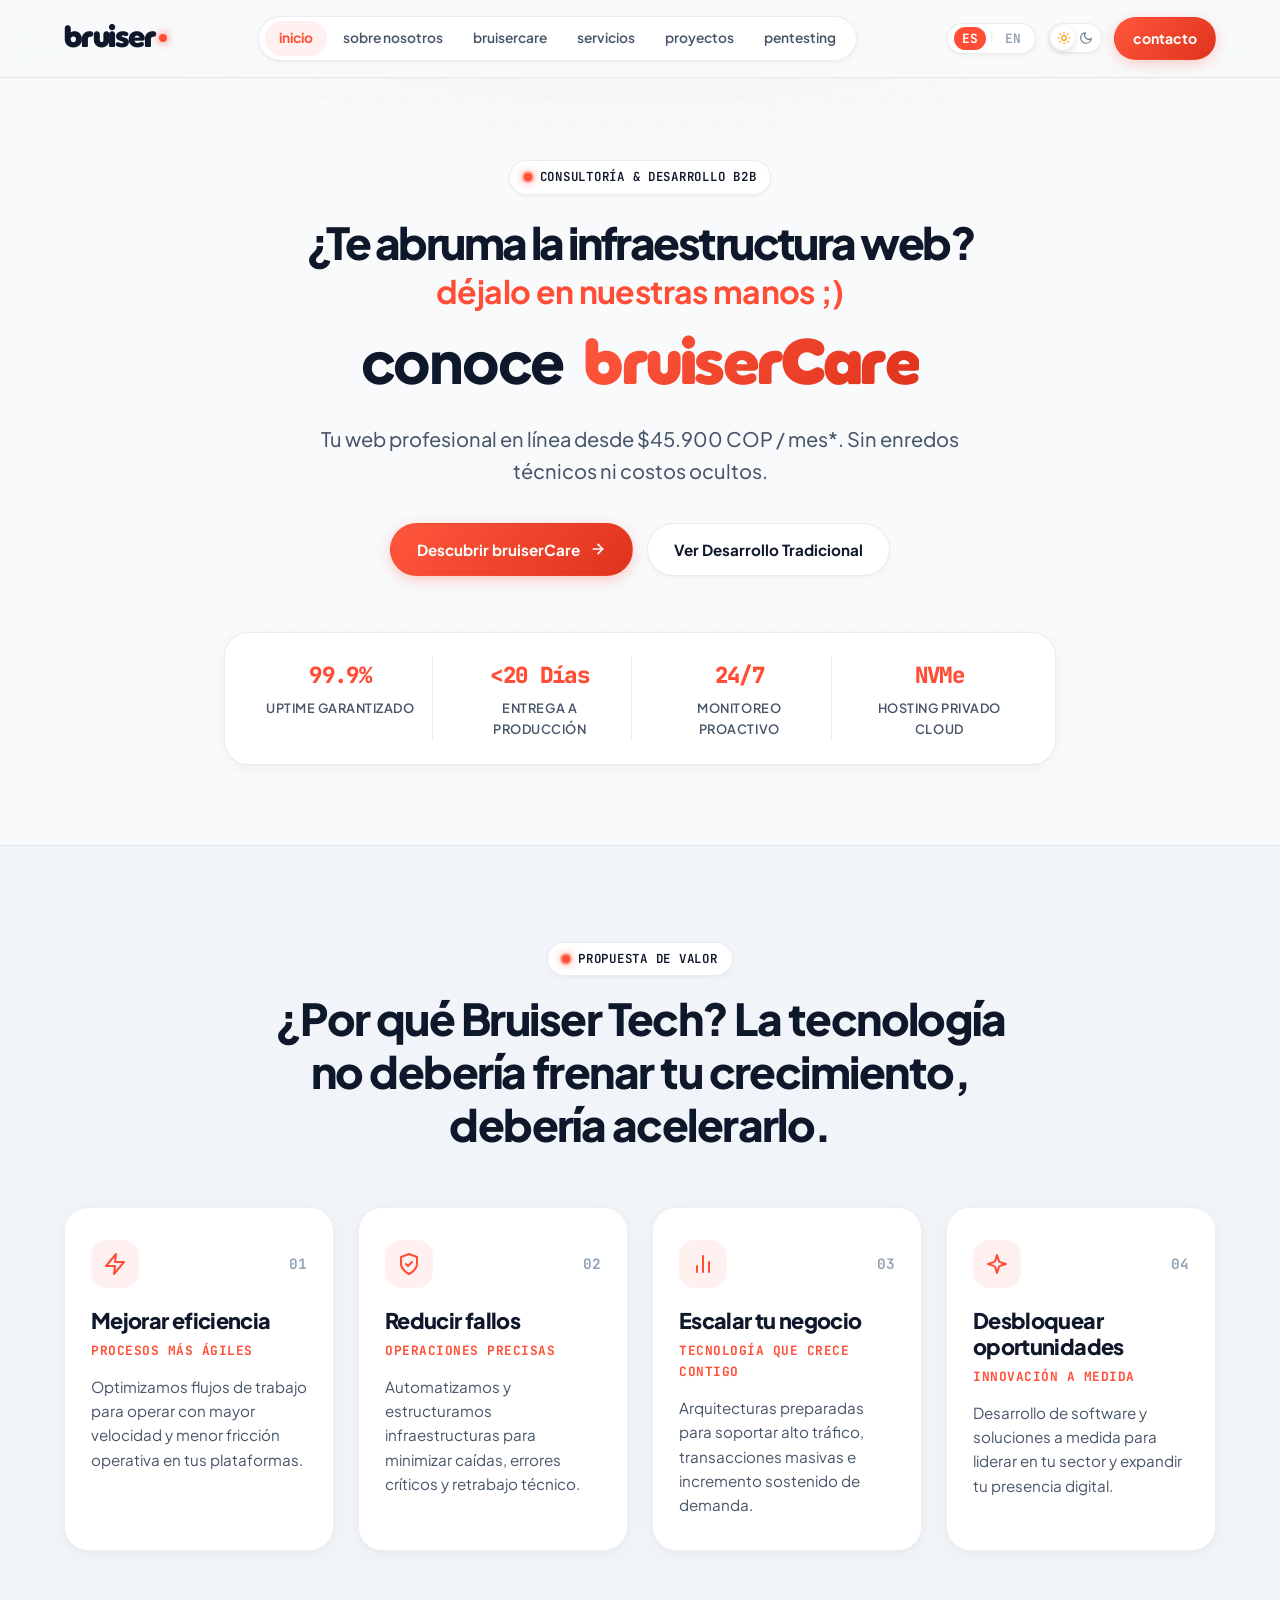
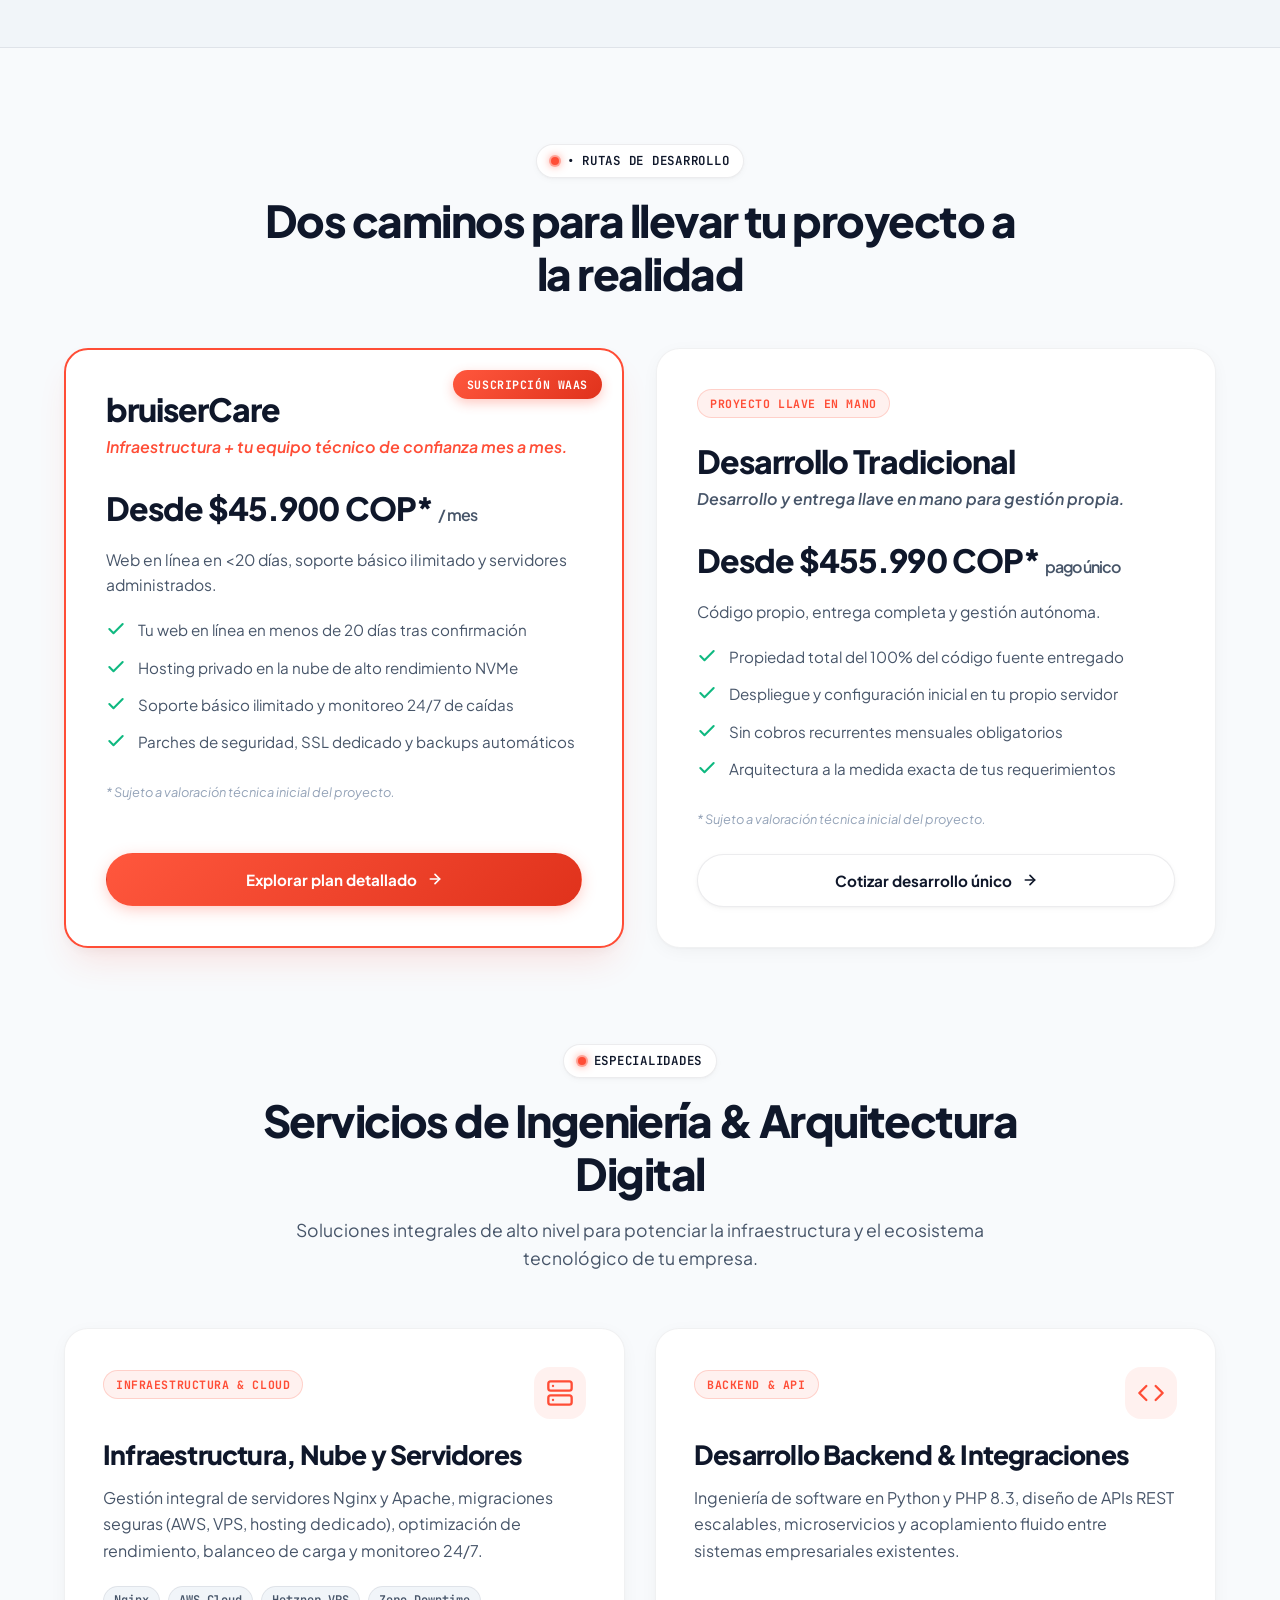
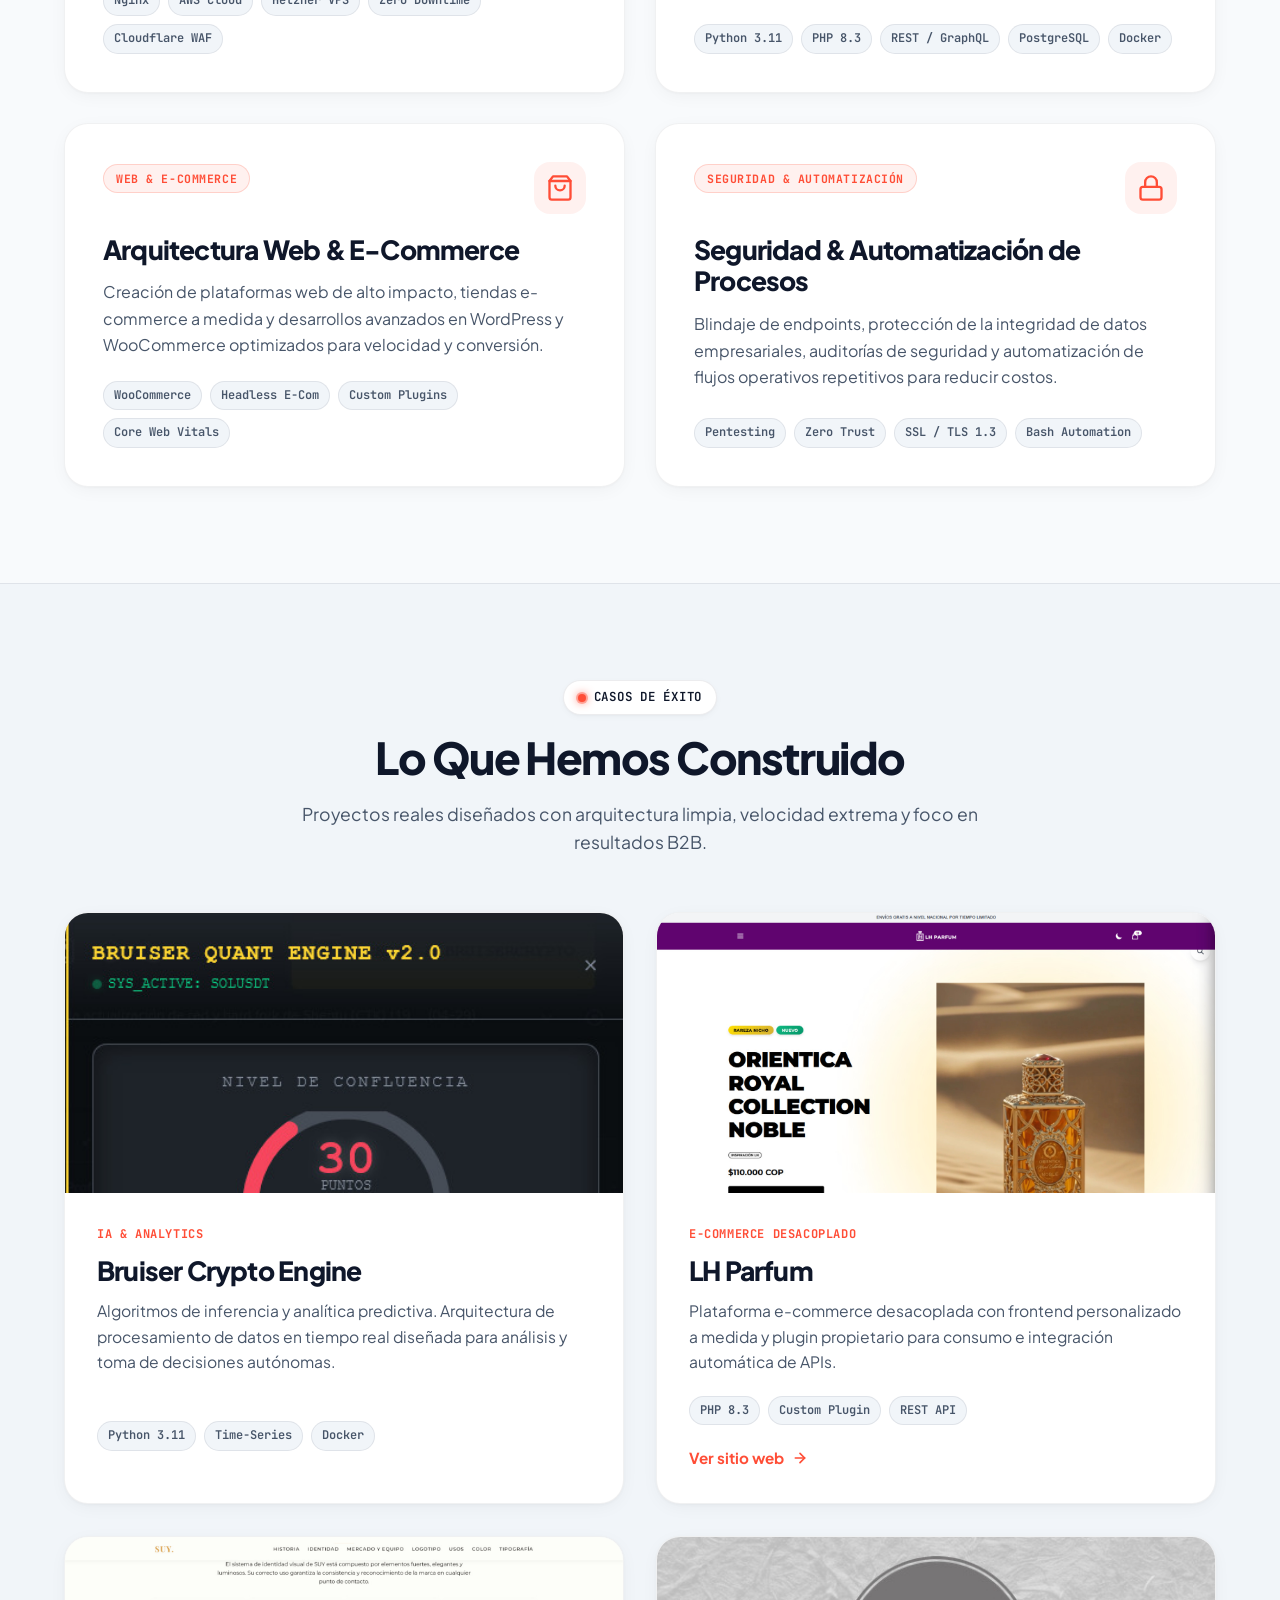
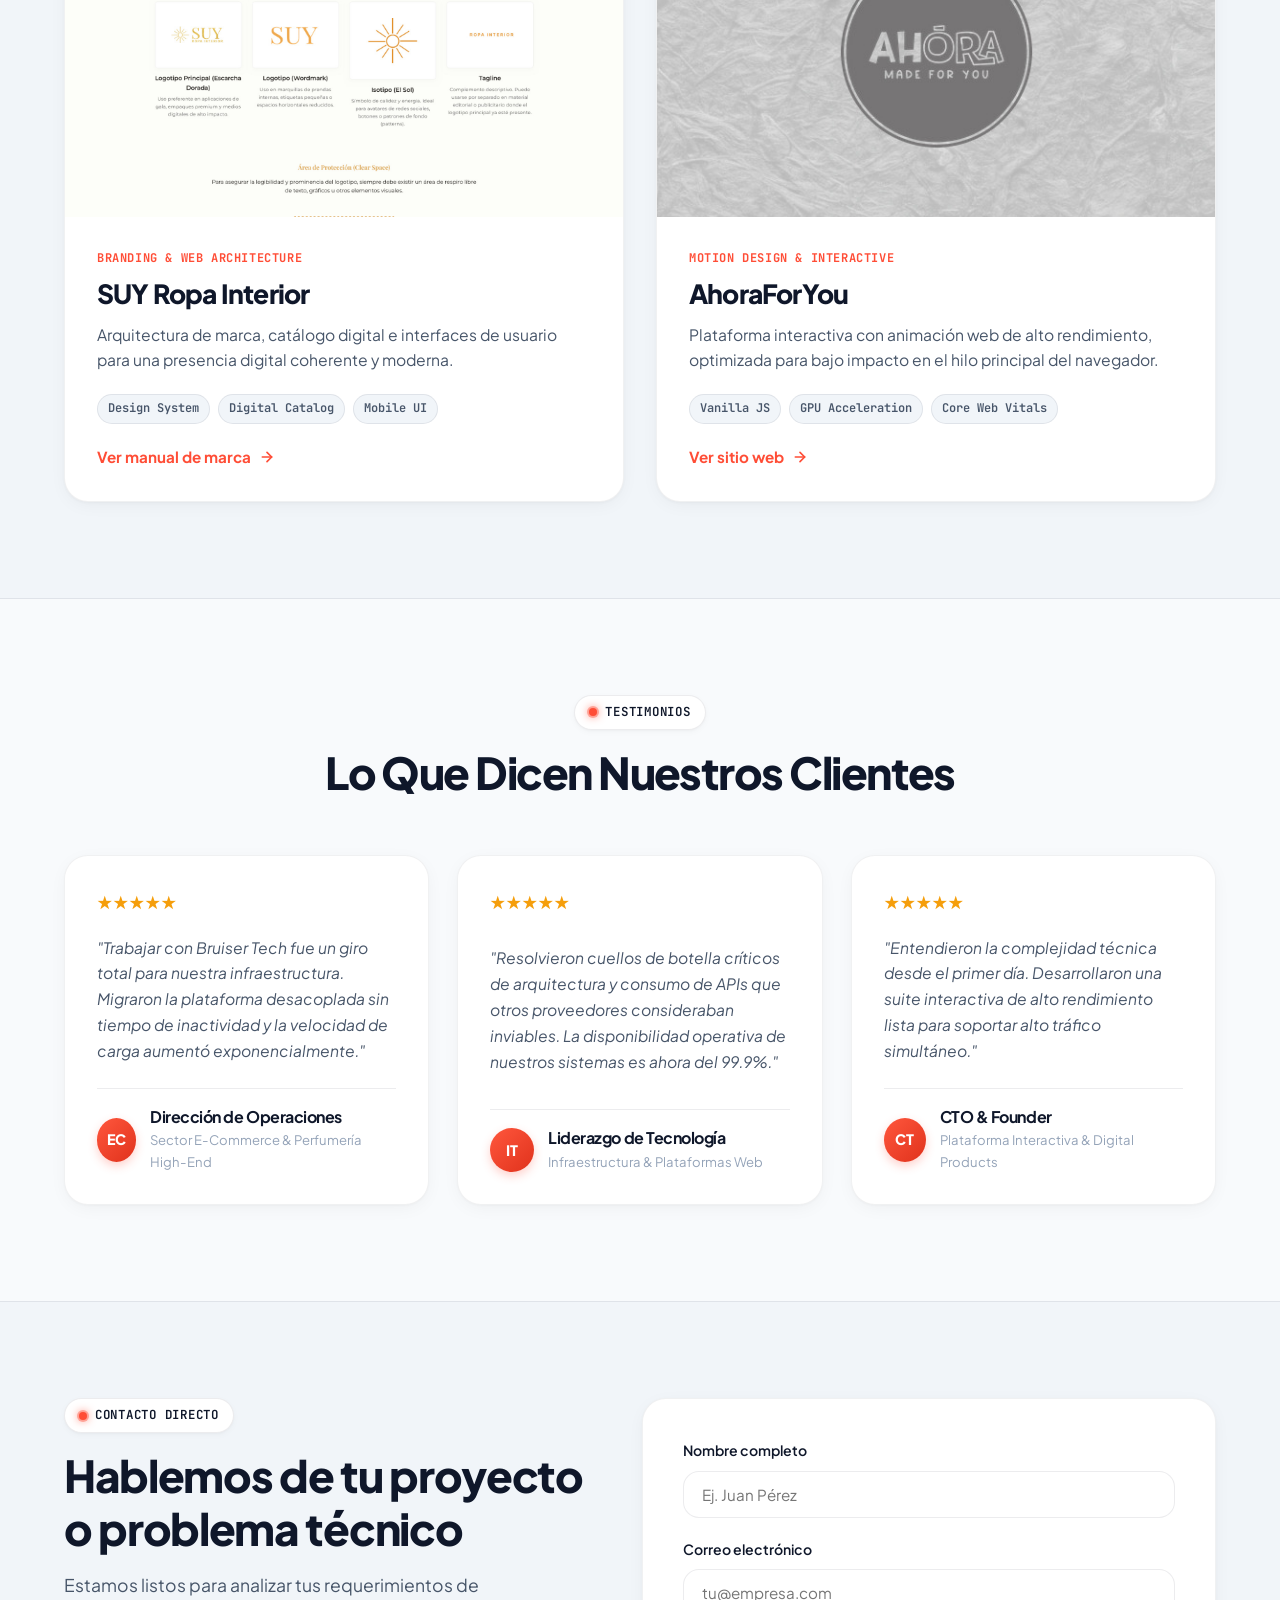
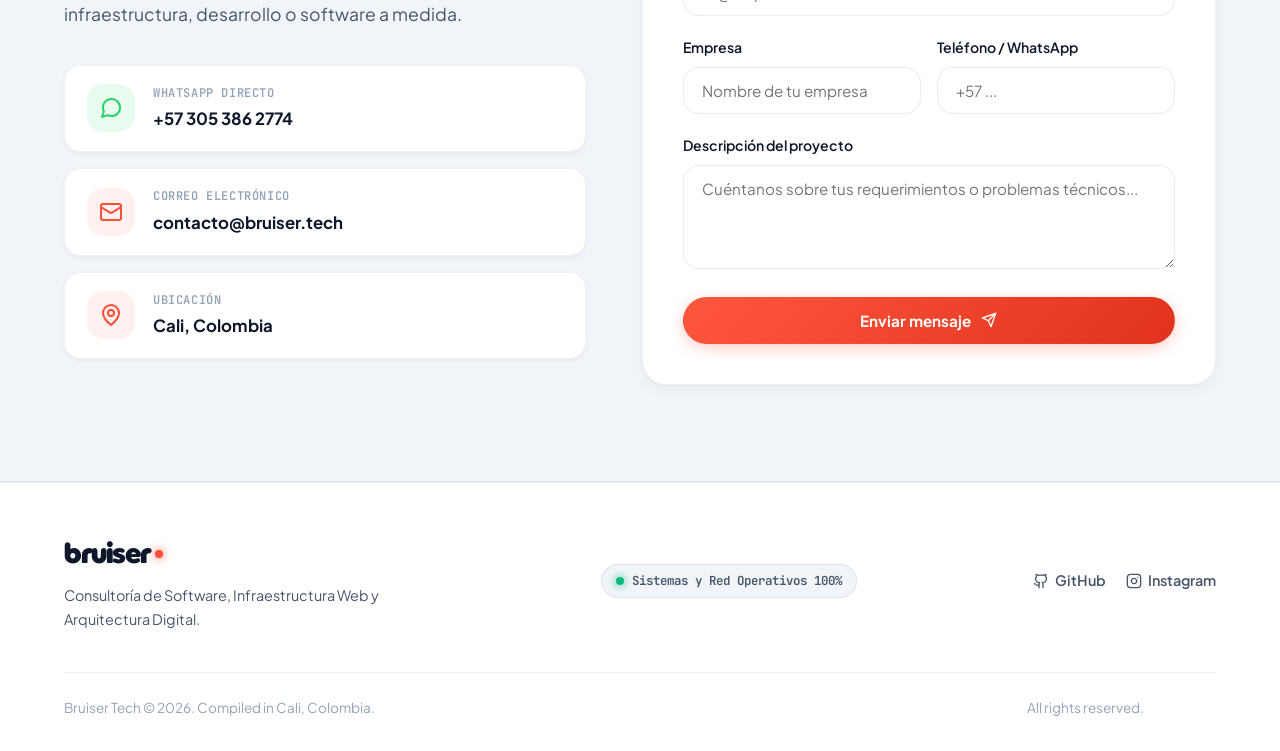
<file: index.html>
<!DOCTYPE html>
<html lang="es">
<head>
    <meta charset="UTF-8">
    <meta name="viewport" content="width=device-width, initial-scale=1.0">
    <title>Bruiser Tech - Consultoría Digital & Arquitectura B2B</title>
    <meta name="description" content="Bruiser Tech - Consultoría de Software, Infraestructura Cloud B2B y Website as a Service en Cali, Colombia.">
    <link rel="icon" type="image/png" href="bruisertech.png">
    <link rel="stylesheet" href="style.css">
</head>
<body>

    <!-- Header Navigation -->
    <header class="navbar" id="navbar">
        <div class="nav-container container">
            <a href="index.html" class="nav-logo">
                <span class="logo-text">bruiser</span>
                <span class="logo-dot"></span>
            </a>

            <nav class="nav-menu" id="nav-menu">
                <div class="pill-nav">
                    <a href="index.html" class="nav-link active" data-i18n="nav_home">inicio</a>
                    <a href="nosotros.html" class="nav-link" data-i18n="nav_about">sobre nosotros</a>
                    <a href="bruisercare.html" class="nav-link" data-i18n="nav_bruisercare">bruiserCare</a>
                    <a href="servicios.html" class="nav-link" data-i18n="nav_services">servicios</a>
                    <a href="proyectos.html" class="nav-link" data-i18n="nav_projects">proyectos</a>
                    <a href="pentesting.html" class="nav-link" data-i18n="nav_pentesting">pentesting</a>
                </div>
            </nav>

            <div class="nav-actions">
                <div class="lang-toggle">
                    <button class="lang-btn active" id="lang-es" data-lang="es">es</button>
                    <span class="lang-divider">|</span>
                    <button class="lang-btn" id="lang-en" data-lang="en">en</button>
                </div>
                <button class="theme-toggle-btn" id="theme-toggle" aria-label="Cambiar modo de color">
                    <span class="theme-icon theme-icon-sun">
                        <svg xmlns="http://www.w3.org/2000/svg" viewBox="0 0 24 24" fill="none" stroke="currentColor" stroke-width="2" stroke-linecap="round" stroke-linejoin="round"><circle cx="12" cy="12" r="4"/><path d="M12 2v2M12 20v2M4.93 4.93l1.41 1.41M17.66 17.66l1.41 1.41M2 12h2M20 12h2M4.93 19.07l1.41-1.41M17.66 6.34l1.41-1.41"/></svg>
                    </span>
                    <span class="theme-icon theme-icon-moon">
                        <svg xmlns="http://www.w3.org/2000/svg" viewBox="0 0 24 24" fill="none" stroke="currentColor" stroke-width="2" stroke-linecap="round" stroke-linejoin="round"><path d="M21 12.79A9 9 0 1 1 11.21 3 7 7 0 0 0 21 12.79z"/></svg>
                    </span>
                    <span class="theme-toggle-thumb"></span>
                </button>
                <a href="contacto.html" class="btn btn-primary nav-cta">
                    <span data-i18n="nav_contact">contacto</span>
                </a>
                <button class="mobile-toggle" id="mobile-toggle" aria-label="Menu">
                    <span></span>
                    <span></span>
                    <span></span>
                </button>
            </div>
        </div>
    </header>

    <main>
        <!-- Hero Section -->
        <section id="inicio" class="hero-section">
            <div class="container hero-content">
                <div class="badge">
                    <span class="badge-dot"></span>
                    <span data-i18n="hero_badge">Consultoría & Desarrollo B2B</span>
                </div>
                <h1 class="hero-title">
                    <span class="hero-line1" data-i18n="hero_line1">¿Te abruma la infraestructura web?</span>
                    <span class="hero-subtitle-script" data-i18n="hero_line2">déjalo en nuestras manos ;)</span>
                    <span class="hero-line3">
                        <span class="hero-line3-prefix" data-i18n="hero_line3_prefix">conoce</span>
                        <span class="text-metallic-chrome" data-i18n="hero_line3_highlight">bruiserCare</span>
                    </span>
                </h1>
                <p class="hero-subtitle" data-i18n="hero_subtitle">
                    Tu web profesional en línea desde $45.900 COP / mes*. Sin enredos técnicos ni costos ocultos.
                </p>
                <div class="hero-ctas">
                    <a href="bruisercare.html" class="btn btn-primary">
                        <span data-i18n="hero_cta_primary">Descubrir bruiserCare</span>
                        <svg xmlns="http://www.w3.org/2000/svg" width="16" height="16" viewBox="0 0 24 24" fill="none" stroke="currentColor" stroke-width="2.5" stroke-linecap="round" stroke-linejoin="round"><path d="M5 12h14"/><path d="m12 5 7 7-7 7"/></svg>
                    </a>
                    <a href="#servicios" class="btn btn-secondary">
                        <span data-i18n="hero_cta_secondary">Ver Desarrollo Tradicional</span>
                    </a>
                </div>

                <!-- Trust / Metrics Bar -->
                <div class="hero-trust-bar">
                    <div class="trust-item">
                        <span class="trust-number">99.9%</span>
                        <span class="trust-label" data-i18n="trust_uptime">Uptime Garantizado</span>
                    </div>
                    <div class="trust-item">
                        <span class="trust-number">&lt;20 Días</span>
                        <span class="trust-label" data-i18n="trust_delivery">Entrega a Producción</span>
                    </div>
                    <div class="trust-item">
                        <span class="trust-number">24/7</span>
                        <span class="trust-label" data-i18n="trust_support">Monitoreo Proactivo</span>
                    </div>
                    <div class="trust-item">
                        <span class="trust-number">NVMe</span>
                        <span class="trust-label" data-i18n="trust_hosting">Hosting Privado Cloud</span>
                    </div>
                </div>
            </div>
        </section>

        <!-- Value Proposition / 4 Pillars -->
        <section id="nosotros" class="section-padding bg-secondary">
            <div class="container">
                <div class="section-header">
                    <div class="badge">
                        <span class="badge-dot"></span>
                        <span data-i18n="pillars_badge">Propuesta de Valor</span>
                    </div>
                    <h2 data-i18n="pillars_title">¿Por qué Bruiser Tech? La tecnología no debería frenar tu crecimiento, debería acelerarlo.</h2>
                </div>

                <div class="pillars-grid">
                    <div class="pillar-card card-hover">
                        <div class="pillar-header">
                            <div class="pillar-icon-box">
                                <svg xmlns="http://www.w3.org/2000/svg" viewBox="0 0 24 24" fill="none" stroke="currentColor" stroke-width="2" stroke-linecap="round" stroke-linejoin="round"><polygon points="13 2 3 14 12 14 11 22 21 10 12 10 13 2"/></svg>
                            </div>
                            <span class="pillar-number">01</span>
                        </div>
                        <h3 data-i18n="pillar1_title">Mejorar eficiencia</h3>
                        <p class="pillar-subtitle" data-i18n="pillar1_subtitle">Procesos más ágiles</p>
                        <p data-i18n="pillar1_desc">Optimizamos flujos de trabajo para operar con mayor velocidad y menor fricción operativa en tus plataformas.</p>
                    </div>

                    <div class="pillar-card card-hover">
                        <div class="pillar-header">
                            <div class="pillar-icon-box">
                                <svg xmlns="http://www.w3.org/2000/svg" viewBox="0 0 24 24" fill="none" stroke="currentColor" stroke-width="2" stroke-linecap="round" stroke-linejoin="round"><path d="M12 22s8-4 8-10V5l-8-3-8 3v7c0 6 8 10 8 10z"/><path d="m9 12 2 2 4-4"/></svg>
                            </div>
                            <span class="pillar-number">02</span>
                        </div>
                        <h3 data-i18n="pillar2_title">Reducir fallos</h3>
                        <p class="pillar-subtitle" data-i18n="pillar2_subtitle">Operaciones precisas</p>
                        <p data-i18n="pillar2_desc">Automatizamos y estructuramos infraestructuras para minimizar caídas, errores críticos y retrabajo técnico.</p>
                    </div>

                    <div class="pillar-card card-hover">
                        <div class="pillar-header">
                            <div class="pillar-icon-box">
                                <svg xmlns="http://www.w3.org/2000/svg" viewBox="0 0 24 24" fill="none" stroke="currentColor" stroke-width="2" stroke-linecap="round" stroke-linejoin="round"><line x1="18" y1="20" x2="18" y2="10"/><line x1="12" y1="20" x2="12" y2="4"/><line x1="6" y1="20" x2="6" y2="14"/></svg>
                            </div>
                            <span class="pillar-number">03</span>
                        </div>
                        <h3 data-i18n="pillar3_title">Escalar tu negocio</h3>
                        <p class="pillar-subtitle" data-i18n="pillar3_subtitle">Tecnología que crece contigo</p>
                        <p data-i18n="pillar3_desc">Arquitecturas preparadas para soportar alto tráfico, transacciones masivas e incremento sostenido de demanda.</p>
                    </div>

                    <div class="pillar-card card-hover">
                        <div class="pillar-header">
                            <div class="pillar-icon-box">
                                <svg xmlns="http://www.w3.org/2000/svg" viewBox="0 0 24 24" fill="none" stroke="currentColor" stroke-width="2" stroke-linecap="round" stroke-linejoin="round"><path d="m12 3-1.912 5.813a2 2 0 0 1-1.275 1.275L3 12l5.813 1.912a2 2 0 0 1 1.275 1.275L12 21l1.912-5.813a2 2 0 0 1 1.275-1.275L21 12l-5.813-1.912a2 2 0 0 1-1.275-1.275L12 3Z"/></svg>
                            </div>
                            <span class="pillar-number">04</span>
                        </div>
                        <h3 data-i18n="pillar4_title">Desbloquear oportunidades</h3>
                        <p class="pillar-subtitle" data-i18n="pillar4_subtitle">Innovación a medida</p>
                        <p data-i18n="pillar4_desc">Desarrollo de software y soluciones a medida para liderar en tu sector y expandir tu presencia digital.</p>
                    </div>
                </div>
            </div>
        </section>

        <!-- Core Services Section -->
        <section id="servicios" class="section-padding">
            <div class="container">
                <!-- Two Paths Introductory Block -->
                <div class="two-paths-block" style="margin-bottom: 96px;">
                    <div class="section-header" style="margin-bottom: 48px;">
                        <div class="badge">
                            <span class="badge-dot"></span>
                            <span data-i18n="two_paths_badge">• RUTAS DE DESARROLLO</span>
                        </div>
                        <h2 data-i18n="two_paths_title">Dos caminos para llevar tu proyecto a la realidad</h2>
                    </div>

                    <div class="two-paths-grid">
                        <!-- Column 1: bruiserCare (Featured) -->
                        <div class="pricing-card featured card-hover">
                            <div class="pricing-tag" data-i18n="path_care_tag">Suscripción WaaS</div>
                            <div>
                                <h3>bruiserCare</h3>
                                <p class="pricing-subtitle" data-i18n="path_care_sub">
                                    Infraestructura + tu equipo técnico de confianza mes a mes.
                                </p>
                                <div class="pricing-price" data-i18n="path_care_price">
                                    Desde $45.900 COP* <span class="period">/ mes</span>
                                </div>
                                <p class="pricing-desc" data-i18n="path_care_desc">
                                    Web en línea en &lt;20 días, soporte básico ilimitado y servidores administrados.
                                </p>

                                <ul class="pricing-features">
                                    <li class="pricing-feature-item">
                                        <svg class="pricing-check" xmlns="http://www.w3.org/2000/svg" viewBox="0 0 24 24" fill="none" stroke="currentColor" stroke-width="2.5" stroke-linecap="round" stroke-linejoin="round"><polyline points="20 6 9 17 4 12"/></svg>
                                        <span>Tu web en línea en menos de 20 días tras confirmación</span>
                                    </li>
                                    <li class="pricing-feature-item">
                                        <svg class="pricing-check" xmlns="http://www.w3.org/2000/svg" viewBox="0 0 24 24" fill="none" stroke="currentColor" stroke-width="2.5" stroke-linecap="round" stroke-linejoin="round"><polyline points="20 6 9 17 4 12"/></svg>
                                        <span>Hosting privado en la nube de alto rendimiento NVMe</span>
                                    </li>
                                    <li class="pricing-feature-item">
                                        <svg class="pricing-check" xmlns="http://www.w3.org/2000/svg" viewBox="0 0 24 24" fill="none" stroke="currentColor" stroke-width="2.5" stroke-linecap="round" stroke-linejoin="round"><polyline points="20 6 9 17 4 12"/></svg>
                                        <span>Soporte básico ilimitado y monitoreo 24/7 de caídas</span>
                                    </li>
                                    <li class="pricing-feature-item">
                                        <svg class="pricing-check" xmlns="http://www.w3.org/2000/svg" viewBox="0 0 24 24" fill="none" stroke="currentColor" stroke-width="2.5" stroke-linecap="round" stroke-linejoin="round"><polyline points="20 6 9 17 4 12"/></svg>
                                        <span>Parches de seguridad, SSL dedicado y backups automáticos</span>
                                    </li>
                                </ul>

                                <p class="pricing-disclaimer" data-i18n="price_disclaimer">
                                    * Sujeto a valoración técnica inicial del proyecto.
                                </p>
                            </div>
                            <a href="bruisercare.html" class="btn btn-primary btn-full">
                                <span data-i18n="path_care_cta">Explorar plan detallado</span>
                                <svg xmlns="http://www.w3.org/2000/svg" width="16" height="16" viewBox="0 0 24 24" fill="none" stroke="currentColor" stroke-width="2.5" stroke-linecap="round" stroke-linejoin="round"><path d="M5 12h14"/><path d="m12 5 7 7-7 7"/></svg>
                            </a>
                        </div>

                        <!-- Column 2: Desarrollo Tradicional -->
                        <div class="pricing-card card-hover">
                            <div>
                                <span class="service-badge" data-i18n="path_trad_tag">Proyecto Llave en Mano</span>
                                <h3 style="margin-top: 6px;">Desarrollo Tradicional</h3>
                                <p class="pricing-subtitle" style="color: var(--text-secondary);" data-i18n="path_trad_sub">
                                    Desarrollo y entrega llave en mano para gestión propia.
                                </p>
                                <div class="pricing-price" data-i18n="path_trad_price">
                                    Desde $455.990 COP* <span class="period">pago único</span>
                                </div>
                                <p class="pricing-desc" data-i18n="path_trad_desc">
                                    Código propio, entrega completa y gestión autónoma.
                                </p>

                                <ul class="pricing-features">
                                    <li class="pricing-feature-item">
                                        <svg class="pricing-check" xmlns="http://www.w3.org/2000/svg" viewBox="0 0 24 24" fill="none" stroke="currentColor" stroke-width="2.5" stroke-linecap="round" stroke-linejoin="round"><polyline points="20 6 9 17 4 12"/></svg>
                                        <span>Propiedad total del 100% del código fuente entregado</span>
                                    </li>
                                    <li class="pricing-feature-item">
                                        <svg class="pricing-check" xmlns="http://www.w3.org/2000/svg" viewBox="0 0 24 24" fill="none" stroke="currentColor" stroke-width="2.5" stroke-linecap="round" stroke-linejoin="round"><polyline points="20 6 9 17 4 12"/></svg>
                                        <span>Despliegue y configuración inicial en tu propio servidor</span>
                                    </li>
                                    <li class="pricing-feature-item">
                                        <svg class="pricing-check" xmlns="http://www.w3.org/2000/svg" viewBox="0 0 24 24" fill="none" stroke="currentColor" stroke-width="2.5" stroke-linecap="round" stroke-linejoin="round"><polyline points="20 6 9 17 4 12"/></svg>
                                        <span>Sin cobros recurrentes mensuales obligatorios</span>
                                    </li>
                                    <li class="pricing-feature-item">
                                        <svg class="pricing-check" xmlns="http://www.w3.org/2000/svg" viewBox="0 0 24 24" fill="none" stroke="currentColor" stroke-width="2.5" stroke-linecap="round" stroke-linejoin="round"><polyline points="20 6 9 17 4 12"/></svg>
                                        <span>Arquitectura a la medida exacta de tus requerimientos</span>
                                    </li>
                                </ul>

                                <p class="pricing-disclaimer" data-i18n="price_disclaimer">
                                    * Sujeto a valoración técnica inicial del proyecto.
                                </p>
                            </div>
                            <a href="#contacto" class="btn btn-secondary btn-full">
                                <span data-i18n="path_trad_cta">Cotizar desarrollo único</span>
                                <svg xmlns="http://www.w3.org/2000/svg" width="16" height="16" viewBox="0 0 24 24" fill="none" stroke="currentColor" stroke-width="2.5" stroke-linecap="round" stroke-linejoin="round"><path d="M5 12h14"/><path d="m12 5 7 7-7 7"/></svg>
                            </a>
                        </div>
                    </div>
                </div>

                <div class="section-header">
                    <div class="badge">
                        <span class="badge-dot"></span>
                        <span data-i18n="services_badge">Especialidades</span>
                    </div>
                    <h2 data-i18n="services_title">Servicios de Ingeniería & Arquitectura Digital</h2>
                    <p data-i18n="services_desc">Soluciones integrales de alto nivel para potenciar la infraestructura y el ecosistema tecnológico de tu empresa.</p>
                </div>

                <div class="services-grid">
                    <div class="service-card card-hover">
                        <div class="service-card-top">
                            <span class="service-badge" data-i18n="srv1_badge">INFRAESTRUCTURA & CLOUD</span>
                            <div class="service-icon-box">
                                <svg xmlns="http://www.w3.org/2000/svg" viewBox="0 0 24 24" fill="none" stroke="currentColor" stroke-width="2" stroke-linecap="round" stroke-linejoin="round"><rect x="2" y="2" width="20" height="8" rx="2" ry="2"/><rect x="2" y="14" width="20" height="8" rx="2" ry="2"/><line x1="6" y1="6" x2="6.01" y2="6"/><line x1="6" y1="18" x2="6.01" y2="18"/></svg>
                            </div>
                        </div>
                        <h3 data-i18n="srv1_title">Infraestructura, Nube y Servidores</h3>
                        <p data-i18n="srv1_desc">Gestión integral de servidores Nginx y Apache, migraciones seguras (AWS, VPS, hosting dedicado), optimización de rendimiento, balanceo de carga y monitoreo 24/7.</p>
                        <div class="tech-pills">
                            <span class="tech-pill">Nginx</span>
                            <span class="tech-pill">AWS Cloud</span>
                            <span class="tech-pill">Hetzner VPS</span>
                            <span class="tech-pill">Zero Downtime</span>
                            <span class="tech-pill">Cloudflare WAF</span>
                        </div>
                    </div>

                    <div class="service-card card-hover">
                        <div class="service-card-top">
                            <span class="service-badge" data-i18n="srv2_badge">BACKEND & API</span>
                            <div class="service-icon-box">
                                <svg xmlns="http://www.w3.org/2000/svg" viewBox="0 0 24 24" fill="none" stroke="currentColor" stroke-width="2" stroke-linecap="round" stroke-linejoin="round"><polyline points="16 18 22 12 16 6"/><polyline points="8 6 2 12 8 18"/></svg>
                            </div>
                        </div>
                        <h3 data-i18n="srv2_title">Desarrollo Backend & Integraciones</h3>
                        <p data-i18n="srv2_desc">Ingeniería de software en Python y PHP 8.3, diseño de APIs REST escalables, microservicios y acoplamiento fluido entre sistemas empresariales existentes.</p>
                        <div class="tech-pills">
                            <span class="tech-pill">Python 3.11</span>
                            <span class="tech-pill">PHP 8.3</span>
                            <span class="tech-pill">REST / GraphQL</span>
                            <span class="tech-pill">PostgreSQL</span>
                            <span class="tech-pill">Docker</span>
                        </div>
                    </div>

                    <div class="service-card card-hover">
                        <div class="service-card-top">
                            <span class="service-badge" data-i18n="srv3_badge">WEB & E-COMMERCE</span>
                            <div class="service-icon-box">
                                <svg xmlns="http://www.w3.org/2000/svg" viewBox="0 0 24 24" fill="none" stroke="currentColor" stroke-width="2" stroke-linecap="round" stroke-linejoin="round"><path d="M6 2 3 6v14a2 2 0 0 0 2 2h14a2 2 0 0 0 2-2V6l-3-4Z"/><line x1="3" y1="6" x2="21" y2="6"/><path d="M16 10a4 4 0 0 1-8 0"/></svg>
                            </div>
                        </div>
                        <h3 data-i18n="srv3_title">Arquitectura Web & E-Commerce</h3>
                        <p data-i18n="srv3_desc">Creación de plataformas web de alto impacto, tiendas e-commerce a medida y desarrollos avanzados en WordPress y WooCommerce optimizados para velocidad y conversión.</p>
                        <div class="tech-pills">
                            <span class="tech-pill">WooCommerce</span>
                            <span class="tech-pill">Headless E-Com</span>
                            <span class="tech-pill">Custom Plugins</span>
                            <span class="tech-pill">Core Web Vitals</span>
                        </div>
                    </div>

                    <div class="service-card card-hover">
                        <div class="service-card-top">
                            <span class="service-badge" data-i18n="srv4_badge">SEGURIDAD & AUTOMATIZACIÓN</span>
                            <div class="service-icon-box">
                                <svg xmlns="http://www.w3.org/2000/svg" viewBox="0 0 24 24" fill="none" stroke="currentColor" stroke-width="2" stroke-linecap="round" stroke-linejoin="round"><rect x="3" y="11" width="18" height="11" rx="2" ry="2"/><path d="M7 11V7a5 5 0 0 1 10 0v4"/></svg>
                            </div>
                        </div>
                        <h3 data-i18n="srv4_title">Seguridad & Automatización de Procesos</h3>
                        <p data-i18n="srv4_desc">Blindaje de endpoints, protección de la integridad de datos empresariales, auditorías de seguridad y automatización de flujos operativos repetitivos para reducir costos.</p>
                        <div class="tech-pills">
                            <span class="tech-pill">Pentesting</span>
                            <span class="tech-pill">Zero Trust</span>
                            <span class="tech-pill">SSL / TLS 1.3</span>
                            <span class="tech-pill">Bash Automation</span>
                        </div>
                    </div>
                </div>
            </div>
        </section>

        <!-- Case Studies / Portfolio -->
        <section id="proyectos" class="section-padding bg-secondary">
            <div class="container">
                <div class="section-header">
                    <div class="badge">
                        <span class="badge-dot"></span>
                        <span data-i18n="projects_badge">Casos de Éxito</span>
                    </div>
                    <h2 data-i18n="projects_title">Lo Que Hemos Construido</h2>
                    <p data-i18n="projects_desc">Proyectos reales diseñados con arquitectura limpia, velocidad extrema y foco en resultados B2B.</p>
                </div>

                <div class="portfolio-grid">
                    <!-- Project 1: Bruiser Crypto Engine -->
                    <div class="portfolio-card card-hover">
                        <div class="portfolio-image-wrapper">
                            <img src="cryptobruiser.jpeg" alt="Bruiser Crypto Engine" class="portfolio-img">
                        </div>
                        <div class="portfolio-content">
                            <span class="portfolio-tag" data-i18n="p1_tag">IA & Analytics</span>
                            <h3>Bruiser Crypto Engine</h3>
                            <p data-i18n="p1_desc">Algoritmos de inferencia y analítica predictiva. Arquitectura de procesamiento de datos en tiempo real diseñada para análisis y toma de decisiones autónomas.</p>
                            <div class="tech-pills" style="margin-bottom: 20px;">
                                <span class="tech-pill">Python 3.11</span>
                                <span class="tech-pill">Time-Series</span>
                                <span class="tech-pill">Docker</span>
                            </div>
                        </div>
                    </div>

                    <!-- Project 2: LH Parfum -->
                    <div class="portfolio-card card-hover">
                        <div class="portfolio-image-wrapper">
                            <img src="lhp.jpeg" alt="LH Parfum E-Commerce" class="portfolio-img">
                        </div>
                        <div class="portfolio-content">
                            <span class="portfolio-tag" data-i18n="p2_tag">E-Commerce Desacoplado</span>
                            <h3>LH Parfum</h3>
                            <p data-i18n="p2_desc">Plataforma e-commerce desacoplada con frontend personalizado a medida y plugin propietario para consumo e integración automática de APIs.</p>
                            <div class="tech-pills" style="margin-bottom: 20px;">
                                <span class="tech-pill">PHP 8.3</span>
                                <span class="tech-pill">Custom Plugin</span>
                                <span class="tech-pill">REST API</span>
                            </div>
                            <a href="https://lhparfum.com" target="_blank" rel="noopener noreferrer" class="portfolio-link">
                                <span data-i18n="view_project">Ver sitio web</span>
                                <svg xmlns="http://www.w3.org/2000/svg" viewBox="0 0 24 24" fill="none" stroke="currentColor" stroke-width="2.5" stroke-linecap="round" stroke-linejoin="round"><path d="M5 12h14"/><path d="m12 5 7 7-7 7"/></svg>
                            </a>
                        </div>
                    </div>

                    <!-- Project 3: SUY Ropa Interior -->
                    <div class="portfolio-card card-hover">
                        <div class="portfolio-image-wrapper">
                            <img src="suymarca.jpeg" alt="SUY Ropa Interior" class="portfolio-img">
                        </div>
                        <div class="portfolio-content">
                            <span class="portfolio-tag" data-i18n="p3_tag">Branding & Web Architecture</span>
                            <h3>SUY Ropa Interior</h3>
                            <p data-i18n="p3_desc">Arquitectura de marca, catálogo digital e interfaces de usuario para una presencia digital coherente y moderna.</p>
                            <div class="tech-pills" style="margin-bottom: 20px;">
                                <span class="tech-pill">Design System</span>
                                <span class="tech-pill">Digital Catalog</span>
                                <span class="tech-pill">Mobile UI</span>
                            </div>
                            <a href="https://bruisertech.github.io/suymanualdemarca/" target="_blank" rel="noopener noreferrer" class="portfolio-link">
                                <span data-i18n="view_brand">Ver manual de marca</span>
                                <svg xmlns="http://www.w3.org/2000/svg" viewBox="0 0 24 24" fill="none" stroke="currentColor" stroke-width="2.5" stroke-linecap="round" stroke-linejoin="round"><path d="M5 12h14"/><path d="m12 5 7 7-7 7"/></svg>
                            </a>
                        </div>
                    </div>

                    <!-- Project 4: AhoraForYou -->
                    <div class="portfolio-card card-hover">
                        <div class="portfolio-image-wrapper">
                            <img src="ahora.jpeg" alt="AhoraForYou Interactive Platform" class="portfolio-img">
                        </div>
                        <div class="portfolio-content">
                            <span class="portfolio-tag" data-i18n="p4_tag">Motion Design & Interactive</span>
                            <h3>AhoraForYou</h3>
                            <p data-i18n="p4_desc">Plataforma interactiva con animación web de alto rendimiento, optimizada para bajo impacto en el hilo principal del navegador.</p>
                            <div class="tech-pills" style="margin-bottom: 20px;">
                                <span class="tech-pill">Vanilla JS</span>
                                <span class="tech-pill">GPU Acceleration</span>
                                <span class="tech-pill">Core Web Vitals</span>
                            </div>
                            <a href="https://ahoraforyou.com" target="_blank" rel="noopener noreferrer" class="portfolio-link">
                                <span data-i18n="view_project">Ver sitio web</span>
                                <svg xmlns="http://www.w3.org/2000/svg" viewBox="0 0 24 24" fill="none" stroke="currentColor" stroke-width="2.5" stroke-linecap="round" stroke-linejoin="round"><path d="M5 12h14"/><path d="m12 5 7 7-7 7"/></svg>
                            </a>
                        </div>
                    </div>
                </div>
            </div>
        </section>

        <!-- Testimonials -->
        <section class="section-padding">
            <div class="container">
                <div class="section-header">
                    <div class="badge">
                        <span class="badge-dot"></span>
                        <span data-i18n="testimonials_badge">Testimonios</span>
                    </div>
                    <h2 data-i18n="testimonials_title">Lo Que Dicen Nuestros Clientes</h2>
                </div>

                <div class="testimonials-grid">
                    <div class="testimonial-card card-hover">
                        <div class="testimonial-stars">★★★★★</div>
                        <p class="quote" data-i18n="test1_quote">"Trabajar con Bruiser Tech fue un giro total para nuestra infraestructura. Migraron la plataforma desacoplada sin tiempo de inactividad y la velocidad de carga aumentó exponencialmente."</p>
                        <div class="client-info">
                            <div class="client-avatar">EC</div>
                            <div>
                                <h4 data-i18n="test1_title">Dirección de Operaciones</h4>
                                <p data-i18n="test1_role">Sector E-Commerce & Perfumería High-End</p>
                            </div>
                        </div>
                    </div>

                    <div class="testimonial-card card-hover">
                        <div class="testimonial-stars">★★★★★</div>
                        <p class="quote" data-i18n="test2_quote">"Resolvieron cuellos de botella críticos de arquitectura y consumo de APIs que otros proveedores consideraban inviables. La disponibilidad operativa de nuestros sistemas es ahora del 99.9%."</p>
                        <div class="client-info">
                            <div class="client-avatar">IT</div>
                            <div>
                                <h4 data-i18n="test2_title">Liderazgo de Tecnología</h4>
                                <p data-i18n="test2_role">Infraestructura & Plataformas Web</p>
                            </div>
                        </div>
                    </div>

                    <div class="testimonial-card card-hover">
                        <div class="testimonial-stars">★★★★★</div>
                        <p class="quote" data-i18n="test3_quote">"Entendieron la complejidad técnica desde el primer día. Desarrollaron una suite interactiva de alto rendimiento lista para soportar alto tráfico simultáneo."</p>
                        <div class="client-info">
                            <div class="client-avatar">CT</div>
                            <div>
                                <h4 data-i18n="test3_title">CTO & Founder</h4>
                                <p data-i18n="test3_role">Plataforma Interactiva & Digital Products</p>
                            </div>
                        </div>
                    </div>
                </div>
            </div>
        </section>

        <!-- Contact Section -->
        <section id="contacto" class="section-padding bg-secondary">
            <div class="container">
                <div class="contact-wrapper">
                    <!-- Left Column -->
                    <div class="contact-info">
                        <div class="badge">
                            <span class="badge-dot"></span>
                            <span data-i18n="contact_badge">Contacto Directo</span>
                        </div>
                        <h2 data-i18n="contact_title">Hablemos de tu proyecto o problema técnico</h2>
                        <p data-i18n="contact_subtitle">Estamos listos para analizar tus requerimientos de infraestructura, desarrollo o software a medida.</p>

                        <div class="contact-details">
                            <a href="https://wa.me/573053862774?text=Hola%20Bruiser%20Tech%2C%20quisiera%20cotizar%20un%20proyecto" target="_blank" rel="noopener noreferrer" class="contact-item">
                                <div class="icon-box" style="color: #25D366; background-color: rgba(37, 211, 102, 0.1);">
                                    <svg xmlns="http://www.w3.org/2000/svg" viewBox="0 0 24 24" fill="none" stroke="currentColor" stroke-width="2" stroke-linecap="round" stroke-linejoin="round"><path d="M21 11.5a8.38 8.38 0 0 1-.9 3.8 8.5 8.5 0 0 1-7.6 4.7 8.38 8.38 0 0 1-3.8-.9L3 21l1.9-5.7a8.38 8.38 0 0 1-.9-3.8 8.5 8.5 0 0 1 4.7-7.6 8.38 8.38 0 0 1 3.8-.9h.5a8.48 8.48 0 0 1 8 8v.5z"/></svg>
                                </div>
                                <div>
                                    <span class="label" data-i18n="contact_whatsapp_label">WhatsApp Directo</span>
                                    <span class="value">+57 305 386 2774</span>
                                </div>
                            </a>

                            <a href="mailto:contacto@bruiser.tech" class="contact-item">
                                <div class="icon-box">
                                    <svg xmlns="http://www.w3.org/2000/svg" viewBox="0 0 24 24" fill="none" stroke="currentColor" stroke-width="2" stroke-linecap="round" stroke-linejoin="round"><rect width="20" height="16" x="2" y="4" rx="2"/><path d="m22 7-8.97 5.7a1.94 1.94 0 0 1-2.06 0L2 7"/></svg>
                                </div>
                                <div>
                                    <span class="label" data-i18n="contact_email_label">Correo Electrónico</span>
                                    <span class="value">contacto@bruiser.tech</span>
                                </div>
                            </a>

                            <div class="contact-item">
                                <div class="icon-box">
                                    <svg xmlns="http://www.w3.org/2000/svg" viewBox="0 0 24 24" fill="none" stroke="currentColor" stroke-width="2" stroke-linecap="round" stroke-linejoin="round"><path d="M20 10c0 6-8 12-8 12s-8-6-8-12a8 8 0 0 1 16 0Z"/><circle cx="12" cy="10" r="3"/></svg>
                                </div>
                                <div>
                                    <span class="label" data-i18n="contact_location_label">Ubicación</span>
                                    <span class="value">Cali, Colombia</span>
                                </div>
                            </div>
                        </div>
                    </div>

                    <!-- Right Column: Form -->
                    <div class="contact-form-card">
                        <form id="contact-form">
                            <div class="form-group">
                                <label for="name" data-i18n="form_name_label">Nombre completo</label>
                                <input type="text" id="name" name="name" required placeholder="Ej. Juan Pérez">
                            </div>

                            <div class="form-group">
                                <label for="email" data-i18n="form_email_label">Correo electrónico</label>
                                <input type="email" id="email" name="email" required placeholder="tu@empresa.com">
                            </div>

                            <div class="form-row">
                                <div class="form-group">
                                    <label for="company" data-i18n="form_company_label">Empresa</label>
                                    <input type="text" id="company" name="company" placeholder="Nombre de tu empresa">
                                </div>
                                <div class="form-group">
                                    <label for="phone" data-i18n="form_phone_label">Teléfono / WhatsApp</label>
                                    <input type="tel" id="phone" name="phone" placeholder="+57 ...">
                                </div>
                            </div>

                            <div class="form-group">
                                <label for="message" data-i18n="form_message_label">Descripción del proyecto</label>
                                <textarea id="message" name="message" rows="4" required placeholder="Cuéntanos sobre tus requerimientos o problemas técnicos..."></textarea>
                            </div>

                            <button type="submit" class="btn btn-primary btn-full">
                                <span data-i18n="form_submit">Enviar mensaje</span>
                                <svg xmlns="http://www.w3.org/2000/svg" width="16" height="16" viewBox="0 0 24 24" fill="none" stroke="currentColor" stroke-width="2" stroke-linecap="round" stroke-linejoin="round"><line x1="22" y1="2" x2="11" y2="13"/><polygon points="22 2 15 22 11 13 2 9 22 2"/></svg>
                            </button>
                        </form>
                    </div>
                </div>
            </div>
        </section>
    </main>

    <!-- Footer -->
    <footer class="footer">
        <div class="container footer-container">
            <div class="footer-brand">
                <a href="index.html" class="footer-logo">
                    <span>bruiser</span>
                    <span class="logo-dot"></span>
                </a>
                <p data-i18n="footer_tagline">Consultoría de Software, Infraestructura Web y Arquitectura Digital.</p>
            </div>

            <div class="footer-status-pill">
                <span class="status-dot-green"></span>
                <span data-i18n="footer_status">Sistemas y Red Operativos 100%</span>
            </div>

            <div class="footer-links">
                <a href="https://github.com/bruisertech" target="_blank" rel="noopener noreferrer">
                    <svg xmlns="http://www.w3.org/2000/svg" width="16" height="16" viewBox="0 0 24 24" fill="none" stroke="currentColor" stroke-width="2" stroke-linecap="round" stroke-linejoin="round"><path d="M15 22v-4a4.8 4.8 0 0 0-1-3.5c3 0 6-2 6-5.5.08-1.25-.27-2.48-1-3.5.28-1.15.28-2.35 0-3.5 0 0-1 0-3 1.5-2.64-.5-5.36-.5-8 0C6 2 5 2 5 2c-.3 1.15-.3 2.35 0 3.5A5.403 5.403 0 0 0 4 9c0 3.5 3 5.5 6 5.5-.39.49-.68 1.05-.85 1.65-.17.6-.22 1.23-.15 1.85v4"/><path d="M9 18c-4.51 2-5-2-7-2"/></svg>
                    GitHub
                </a>
                <a href="https://www.instagram.com/bruiser.tech" target="_blank" rel="noopener noreferrer">
                    <svg xmlns="http://www.w3.org/2000/svg" width="16" height="16" viewBox="0 0 24 24" fill="none" stroke="currentColor" stroke-width="2" stroke-linecap="round" stroke-linejoin="round"><rect width="20" height="20" x="2" y="2" rx="5" ry="5"/><path d="M16 11.37A4 4 0 1 1 12.63 8 4 4 0 0 1 16 11.37z"/><line x1="17.5" y1="6.5" x2="17.51" y2="6.5"/></svg>
                    Instagram
                </a>
            </div>

            <div class="footer-copy">
                <p>Bruiser Tech &copy; 2026. Compiled in Cali, Colombia.</p>
                <p>All rights reserved.</p>
            </div>
        </div>
    </footer>

    <!-- Back to top button -->
    <button class="back-to-top" id="back-to-top" aria-label="Volver arriba">
        <svg xmlns="http://www.w3.org/2000/svg" viewBox="0 0 24 24" fill="none" stroke="currentColor" stroke-width="2.5" stroke-linecap="round" stroke-linejoin="round"><path d="m18 15-6-6-6 6"/></svg>
    </button>

    <script src="script.js"></script>
</body>
</html>
</file>
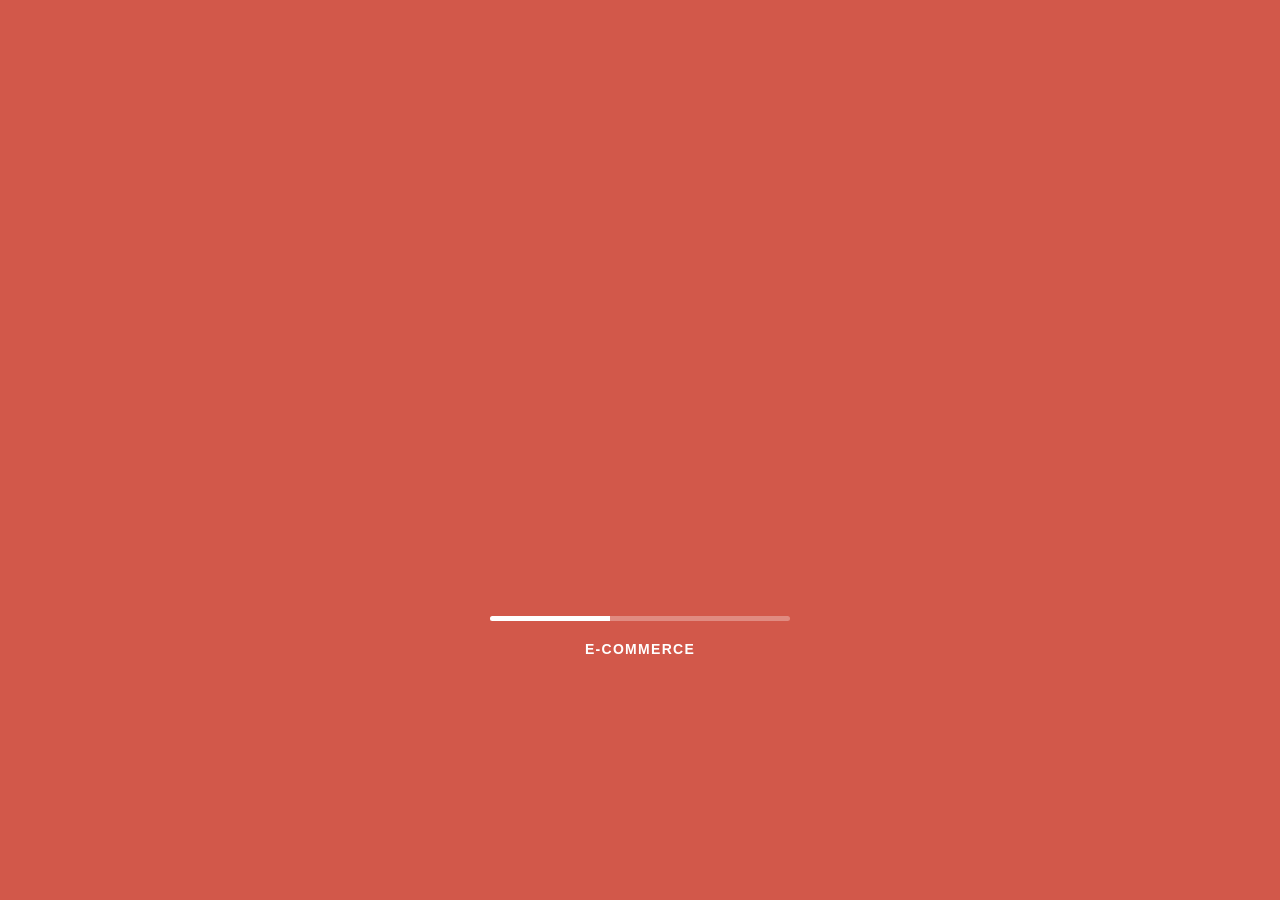
<file: src/index.html>
<!DOCTYPE html>
<html lang="en">
<head>
    <meta charset="UTF-8">
    <meta name="viewport" content="width=device-width, initial-scale=1.0">
    <title>Logo Animation Preloader</title>
    <link rel="stylesheet" href="style.css">
    <script src="https://code.jquery.com/jquery-3.6.0.min.js"></script>
</head>
<body>

    <section class="preload" id="preloader">
        <div class="loader">
            <!-- Provided SVG -->
            <svg id="Capa_1" data-name="Capa 1" xmlns="http://www.w3.org/2000/svg" viewBox="0 0 1692.26 1927.65">
                <defs>
                    <style>
                        .cls-1{fill:#d2584a;}
                        .cls-2{fill:#4c5159;}
                        .cls-3{fill:#fbf9ee;}
                        .cls-4{fill:#4e535b;}
                        .cls-5{fill:#d25a4c;}
                    </style>
                </defs>
                <path class="cls-1 p-anim" d="M1758.47,991.33c7.4,12.87,10.58,27,12.14,41.57,1.19,11,2,22.12,2.73,33.2,1.51,23.5,3,47,3.52,70.56.06,2.82-.62,5.91,1.91,8.19-1.86,2.93-5.09,2.47-7.83,3-22.69,4.72-35.42,19.56-36.33,42.7-.3,7.67,0,15.36-.08,23-.35,45.26-3.3,90.34-7.51,135.41-5.42,57.87-14.94,115-29.61,171.18-13.22,50.61-30.62,99.81-58.22,144.63-22.12,35.92-49.53,66.9-88.75,85.06-20.41,9.46-41.29,17.91-62.13,26.42-38.49,15.73-77.47,30.17-116.81,43.65-28.57,9.79-57.61,18.06-86.69,26.15-42.86,11.93-86.35,20.95-130.26,28.27-33.18,5.54-66.5,8.66-100,10.78-15.1,1-30.14,1.18-45.21,1.28-28.61.19-57-2.35-85.4-5.75a535.52,535.52,0,0,1-88.53-18.37c-61.19-18.1-116.75-46.78-166.38-87.09-40.71-33.06-73.85-72.54-102.57-116.2-34.09-51.83-64.1-106-94.12-160.2-9.71-17.53-24.29-27.55-45.48-25.68-6.05.53-11.29,2.64-16.46,5.34-20.57,10.77-42.23,16.6-65.65,15.43-56.37-2.83-102.41-38.33-116.79-92.46-11.94-45-2.23-85.63,28.76-120.49a118.83,118.83,0,0,1,48.3-32.54c16.48-6.09,27.31-17.93,29.35-35.29,2.21-18.74-3.56-34.63-21-45.46-10.91-6.78-22-6.38-33.64-5.31-2.25.21-4.5,2-6.72-.07a7.72,7.72,0,0,0,.05-6.11c-5.22-16-10.47-32.06-15.5-48.15-3.84-12.31-7.79-24.61-10.6-37.23,1.16-2.84,3.84-3.39,6.33-4.25,30.57-10.55,42-41.73,26.48-70.09-9.43-17.26-14.87-36.14-17.86-55.62-6-38.69-11.21-77.39-13.42-116.59-2.88-51.13.7-101.56,12.17-151.31,9.85-42.7,27-82.42,53.49-117.73,6.36-8.46,13.22-16.57,18.55-25.76,9.34-16.1,14.55-33.38,14.77-52.1.09-7.92-.85-15.89.75-23.75,13.12-14.51,28.6-26.41,43.62-38.77,22-18.1,45.24-34.61,69-50.33,1.55-1,3-2.13,5-2,16.35,5.87,33.08,9.13,50.56,8.13,13.1-.75,25.69-3.09,37.47-9.19,52.62-27.28,107.9-47.67,164.73-64.23,45.55-13.26,92-22.78,138.25-32.82,57.22-12.4,114.87-22.29,173.21-26.68a937.51,937.51,0,0,1,120.54-1.12,721.16,721.16,0,0,1,96,12.06c22.87,4.33,45.28,11,67.32,18.52,29.8,10.21,58.85,7.64,87.69-3.48a21.06,21.06,0,0,1,4.51-1.47c2.25-.17,4,1.08,5.81,2.13a465.83,465.83,0,0,1,98.24,75.27c5.32,5.37,10.94,10.57,15.38,16.8.22,11.88-1.52,23.72-.82,35.62,1.4,24.05,5.7,47.2,18.86,68.07,10.68,16.95,30.3,25.2,49.38,19.94,2.82-.78,5.61-1.74,8.43,0,4.08,8.62,6.81,17.75,9.63,26.81,6,19.19,9.72,38.92,12.6,58.75,1.86,12.78,3.56,25.63,4,38.6s1.54,25.84,2.3,38.76c.21,3.7.28,7.4.34,11.1,0,2.12-.07,4.23.73,6.25-1.65,2.92-4.54,3.47-7.46,3.76-36.38,3.68-72.3,10.29-108.15,17.2-35.57,6.86-71,14.22-106.5,21.67-32.12,6.76-64,14.34-96.08,21.41-21.16,4.68-42.19,10-63.24,15.19C1223.48,746,1197.18,752,1171,758.58c-48.25,12.19-96.61,24-144.6,37.19-53.87,14.78-107.67,29.8-161,46.51-48.27,15.13-96.5,30.44-142.82,50.8-19.93,8.75-40.45,17.16-56.49,33.16-12.32,12.28-17.66,27.5-20.15,43.92-5.59,36.83,2,72.27,13.37,106.95,13.8,42.11,34.18,80.89,61.95,115.62,5.81,7.27,12.53,13.65,19.34,19.94,14.18,13.11,46.1,16.09,60.63-5.58,1.88-2.8,3.79-5.83,7.37-6.94,16.6-.15,32.41-4.94,48.39-8.48,76.77-17,153-36.31,229.29-55.35,79.37-19.81,158.44-40.74,237.6-61.35,45.6-11.88,90.95-24.72,136.46-36.91,56.26-15.08,112.24-31.14,168.11-47.57,26.15-7.69,52.16-15.92,77.77-25.29,3.61-.3,5,2.61,6.61,4.88,9.09,12.49,21.71,18,36.74,19C1752.68,989.27,1756.07,988.42,1758.47,991.33Z" transform="translate(-132.74 -48.09)"/>
                <path class="cls-2 p-anim" d="M349.8,452.4c0,9,0,18-.14,27-.18,13.1-3.58,25.45-8.25,37.65-4.92,12.83-13.21,23.35-21.43,34a288.69,288.69,0,0,0-35.48,58.78c-4.4,9.87-7.88,20.14-11.74,30.24-5.87,15.36-9.52,31.25-13.18,47.15-2.19,9.5-3.57,19.18-5.14,28.81-.67,4.16-.75,8.41-1.14,12.61-.8,8.67-2,17.3-2.44,26-1,18-1.81,36-.94,53.9.66,13.43.61,26.92,2.34,40.32,1.08,8.37,1.64,16.82,2.07,25.26.16,3.23,1.28,6.19,1.64,9.33,1,8.12,2,16.24,3.1,24.34,1.26,8.86,2.68,17.71,4.1,26.55,1.22,7.54,2.64,15,3.76,22.61a27.34,27.34,0,0,0,1.87,6c2.54,6.37,5.26,12.65,6.66,19.46.89,4.38,3,8.35,5.48,12.22,11.43,18.14,11.39,36.62-.29,54.42-6.48,9.89-15.51,17.32-27.62,20-2.06.45-4.05,1.18-6.07,1.78-6.32-.42-12.69-.54-19-1.3-25.38-3.08-42.58-20.74-44.5-46a84.79,84.79,0,0,0-3.93-20.16,47.61,47.61,0,0,1-2.14-18,40.83,40.83,0,0,0-.74-10.22c-6.3-33.57-11.36-67.33-14.62-101.35a804.24,804.24,0,0,1-2.88-121.41c2.54-45.92,9.89-91,24-134.88,12.35-38.28,29.54-74.24,53-107.07A258.91,258.91,0,0,1,252.64,489c4.47-5,6.27-10.73,6.38-17.39.21-12.28-1.77-24.27-4.06-36.23-5.62-29.43-13.85-58.2-21.89-87-5.76-20.64-11.81-41.19-16.22-62.18-3.38-16.08-6-32.29-6.38-48.75-.39-16,.84-31.85,7.42-46.68,12.52-28.23,34.64-43.91,64.88-48.6,13.16-2,25.81.38,38.25,4.52,15.49,5.16,29.27,13.52,42.46,22.94,18.57,13.27,35.42,28.58,52.06,44.14,17.2,16.1,34.32,32.29,53.12,46.58a184.7,184.7,0,0,0,21.78,14.55,69.63,69.63,0,0,0,15.37,6.28,20.35,20.35,0,0,0,15.34-1.44c8.53-4.24,17.2-8.2,25.86-12.18a964,964,0,0,1,92.93-36.9q46.65-15.84,94.33-28.12c33-8.51,66.34-15.87,99.69-23,15.62-1.35,30.58-6.13,45.93-8.88,15.11-2.71,30.14-5.9,45.3-8.31q33.69-5.37,67.64-9a1046.14,1046.14,0,0,1,114.95-5.94c20.4.12,40.74,1.2,61.08,2.7,13.48,1,26.91,2.28,40.29,4q25.57,3.27,50.87,8.42a626.64,626.64,0,0,1,83.4,22.9,31.22,31.22,0,0,0,21,0,85.78,85.78,0,0,0,18.5-9.06c14.59-9.26,27.68-20.44,40.34-32.1,16.17-14.9,32-30.18,48.16-45,15.63-14.36,32.18-27.57,51-37.69,12.23-6.59,25.08-11.39,39-12.9,18.93-2,36.22,2.8,52.2,12.84,18.11,11.37,29.72,27.56,35.52,48,4.83,17,5.7,34.42,4.61,52-1.79,28.92-7.68,57.17-14,85.35-4.47,19.87-9.19,39.69-13.21,59.65-4.45,22.05-8.18,44.23-9.83,66.7-.64,8.72-.88,17.46.47,26.16a35.83,35.83,0,0,0,4.66,13.4,49,49,0,0,1,6.31,17.85A45,45,0,0,1,1606.13,477c-1.59.94-3.13,2-4.69,3-3.52,1.08-7,2.26-10.54,3.19-5.45,1.44-11,1.2-16.49.36-10-1.54-18.11-6.6-25.45-13.33-4.35-4-7.38-8.88-10.11-13.92-4.26-7.87-8.48-15.86-10.58-24.64-1.65-6.89-2.73-13.92-4-20.89-2.55-13.86-1.54-27.85-1.41-41.79.05-4.44,1.62-8.81,1.23-13.33a6.42,6.42,0,0,1-.92-3.3c.17-1.54.44-3.08.48-4.65,2-25.13,7.4-49.69,12.57-74.29,7.88-37.53,17.58-74.72,21.76-113,.47-4.34,2.85-10.37-.9-12.52-3.18-1.82-7,3.49-10.2,6.12-19.71,16.44-38.06,34.39-56.89,51.8-20.46,18.92-41.94,36.47-66,50.65-5.16,3-10.23,6.74-16.7,6.78-4.49,3.49-10.11,4.16-15.23,6.06-7.18,2.65-14.83,3.52-22.15,5.68a26.12,26.12,0,0,1-6.26.79c-3.7.16-7.42,0-11.12.22-11.25.61-22-1.9-32.7-5-11.65-3.38-23.17-7.24-34.87-10.45-10.1-2.78-20.1-6-30.56-7.33-6.14-3.69-13.31-2.67-19.93-4.23s-13.47-2.58-20.26-3.6c-8.37-1.25-16.78-2-25.11-3.2-12.59-1.8-25.25-2.06-37.84-3.2-23-2.07-46-1.21-69-1.31-8.45,0-16.91-.42-25.31,1.28-3.07.62-6.34.34-9.51.29a178.18,178.18,0,0,0-30.84,1.79c-11.2,1.77-22.6,1.63-33.69,4.28-4.58,1.09-9.43.71-14.17,1.47-10.14,1.63-20.42,2.42-30.6,3.87-5.73.81-11.35,2.32-17,3.41-10.61,2-21.24,4-31.86,6-1.81.34-3.61.77-5.4,1.23a33.13,33.13,0,0,1-4.57,1.28c-16.33,1.66-31.91,7-48,9.8-14.8,2.61-29.4,6.16-44.07,9.38-13.15,2.9-26,7-39.13,9.76-10.87,2.31-21.27,6.1-32,8.75-7.4,1.82-14.55,4.6-22,6.37-6.39,1.52-12.56,4-18.76,6.18-10.67,3.8-21.33,7.65-31.93,11.64-12.31,4.63-24.54,9.4-36.6,14.69-15.45,6.77-30.92,13.44-46,21-4,2-7.8,4.33-12,6.1-10.39,4.41-21.23,6.1-32.39,6.66-10.35.52-20.61-.49-30.81-2A56.22,56.22,0,0,1,475,367.86c-3.47-1.24-6.82-2.82-10.23-4.25-3.44,1.05-6.14-.9-9-2.22-29-13.36-53.24-33.36-77-54.15-22.27-19.52-42.64-41.14-65.87-59.6-2-1.62-3.91-3.52-7.22-4.37-.88,4.76.11,9,1,13.29,7.3,34.74,18,68.59,27.14,102.84,7.45,27.89,14.15,55.91,17.31,84.67C351.53,447,351.84,449.89,349.8,452.4Z" transform="translate(-132.74 -48.09)"/>
                <path class="cls-2 p-anim" d="M273,1162.32c9.05-4.3,18.66-2.7,28.11-2.54a9.84,9.84,0,0,1,3.75,1.19c7.91,3.67,15.79,7.46,21.44,14.4a49.8,49.8,0,0,1,10.54,25.31c.59,4.41.17,9-.07,13.48a28.54,28.54,0,0,1-3.74,12,54.21,54.21,0,0,1-21.74,22.46c-3.73,2.06-8.05,2.33-11.89,4.25A155.49,155.49,0,0,0,270,1271.37c-7.46,6.1-13.71,13.19-19.77,20.49a76.11,76.11,0,0,0-9.52,14.55c-5.42,10.87-10.53,22-12.93,34a134.43,134.43,0,0,0-1.89,41.09,124.15,124.15,0,0,0,18,52c7.9,12.85,18.34,23.23,29.42,33,4.45,3.92,9.48,7.68,15.45,9.49a5.72,5.72,0,0,1,1.45.64c12.89,8.6,27.7,11.14,42.54,13.88,10.3,1.9,20.64,1.68,30.86.85a106.91,106.91,0,0,0,22.36-4.79c10.2-3.12,19.41-8.19,28.9-12.75a19.08,19.08,0,0,1,4.43-1.69c13.44-2.66,26.66-2,38,6.21a54.09,54.09,0,0,1,16.78,18.81c4.72,9.13,9.64,18.18,14.66,27.13,8,14.25,15.5,28.77,23.6,43,3.27,5.74,6.78,11.33,10.16,17,4.58,7.72,9.07,15.5,13.74,23.17,3.84,6.31,7.91,12.5,11.86,18.75,1.55,2.46,3,5,4.59,7.41,10.64,17,21.08,34.14,33.17,50.13,6.35,8.41,12.68,16.87,19.34,25.07a417.06,417.06,0,0,0,31.59,34.42c4,3.88,7.58,8,11.71,11.77,11,9.92,22.64,19,34.15,28.3,15.28,12.31,32,22.49,48.66,32.65,7.6,4.63,15.7,8.57,23.73,12.57,10.17,5.07,20.64,9.41,31,14.12a232.87,232.87,0,0,0,22.85,8.89c8.51,2.85,17,5.8,25.61,8.35,18,5.33,36.08,10.19,54.59,13.39,7.54,1.31,15,3.26,22.58,4.12,8.92,1,17.87,1.66,26.64,3.67a9.31,9.31,0,0,0,1.59.08c11.08.61,22.22.72,33.23,1.94,22.46,2.49,44.95.94,67.43,1.2,10.42-1.92,21.1-.74,31.56-2.57,4.13-.73,8.46-.51,12.69-.43,7.19.14,14.19-1.25,21.23-2.37a7.34,7.34,0,0,1,.77-.21,235.35,235.35,0,0,0,30.62-3.66c3.87-.66,7.81-1,11.71-1.71,9.85-1.82,19.77-3.2,29.64-4.93,8.58-1.49,17.16-3.07,25.68-4.87,14.71-3.11,29.18-7.23,44-9.67a65,65,0,0,0,12.11-3.39c6.21-2.32,13.2-1.61,18.93-5.34,12.73-3.42,25.48-6.74,38.17-10.3,7.61-2.14,15.15-4.53,22.66-7,20.08-6.59,40.21-13,60.15-20,16.9-5.92,33.59-12.43,50.32-18.85,13-5,26-10.09,38.85-15.41,15.36-6.36,30.55-13.14,45.92-19.46a259,259,0,0,0,27.11-12.83c8.62-4.77,16.32-10.81,23.83-17,5.28-4.36,10.67-8.64,15.35-13.75a305.22,305.22,0,0,0,27.71-34.58,340.14,340.14,0,0,0,23-39.64c6.24-12.55,11.89-25.35,17.39-38.23,2.58-6,4.37-12.31,6.72-18.4s4.48-12.44,6.51-18.73c6.55-20.37,12.43-40.93,17.28-61.78,3.23-13.88,6.39-27.78,9.19-41.75,2.08-10.35,3.62-20.8,5.25-31.23,2.19-14.07,4.21-28.17,6.35-42.24,1.67-11,2.6-22,3.38-33.09.54-7.62,1.72-15.2,2.62-22.79a11.91,11.91,0,0,0,.16-1.58c-.23-10.6,1.62-21.07,2.1-31.64.6-13.21.51-26.48,1.65-39.62,1.72-19.84.75-39.66,1.25-59.49.12-4.75.63-9.44,1.17-14.17,1.41-12.38,8.74-21,17.64-28.14,6.36-5.1,14.55-7.29,22.83-8.1,1.58-.16,3.17-.25,4.75-.36,19.76-.54,39.25,13.69,44.65,34a50.8,50.8,0,0,1,1.58,13.37c-.16,21.18-.14,42.38-.57,63.56-.79,38.67-3.38,77.25-7.44,115.71q-5.16,49-14.13,97.4a922.58,922.58,0,0,1-30.64,120.68c-11.18,33.74-24.6,66.55-41.41,97.89-17.09,31.86-37.2,61.64-62.18,88-22.45,23.64-47.84,43.4-77.45,57.31-10.52,5-21.45,9-32.25,13.39q-62.25,25-125.72,46.85c-26.79,9.18-53.8,17.7-80.94,25.77q-55.15,16.38-111.32,28.91-45.36,10.08-91.34,17c-20.41,3.06-40.93,5.29-61.49,7.26-24.81,2.37-49.66,3.45-74.54,3.73-20.65.24-41.29-.41-61.92-1.82-17.44-1.2-34.82-2.83-52.12-5.29a647.24,647.24,0,0,1-81.62-16.75,588.08,588.08,0,0,1-77.86-27.25,534.87,534.87,0,0,1-105.73-61c-45-33.37-83.82-72.89-117.24-117.78-20.75-27.86-39.11-57.28-57-87-15.17-25.17-29.69-50.72-43.92-76.45-.89-1.62-1.86-3.2-2.72-4.84a3.54,3.54,0,0,0-4.62-1.92,196,196,0,0,1-25.6,5.5c-63.48,8.83-120.43-6.42-170-47.08-42.93-35.18-69.27-80.7-77.61-135.4-9.94-65.24,6.48-124.05,49.2-174.75C208.58,1195.61,238.2,1175.12,273,1162.32Z" transform="translate(-132.74 -48.09)"/>
                <path class="cls-2 p-anim" d="M808.52,1201.19c-2.54,3.36-5,6.78-7.63,10.08-4.21,5.31-10,8.53-15.84,11.7a11.22,11.22,0,0,1-3.78,1.15c-17.3,2.39-33-.09-46.1-13.19-19.29-19.23-34.74-41.12-47.57-65-3.5-6.52-6.86-13.13-10.43-19.61-5.63-10.21-9.82-21-14-31.85a328.13,328.13,0,0,1-14.45-46.92,281.16,281.16,0,0,1-5.33-31.18c-.72-6.59-1-13.15-1.36-19.74-.53-9.85.52-19.63,2-29.23a85.1,85.1,0,0,1,13.17-34.55,62.58,62.58,0,0,1,15-15.2c7.43-5.42,15-10.81,23.89-13.83a18.83,18.83,0,0,0,5.52-3c5.75-4.38,13-5.75,19-9.7,24-8.94,47.47-19.17,71.79-27.31,13.52-4.52,27-9,40.71-13.07,2-.6,3.85-1.75,5.84-2.45,12-4.24,24.18-7.57,36.3-11.28,8.82-2.7,17.59-5.59,26.42-8.27,8.59-2.62,17.21-5.11,25.83-7.61q9.51-2.76,19.05-5.41,24.79-6.91,49.58-13.79c3.56-1,7.08-2.16,10.64-3.14q13.74-3.79,27.5-7.49c7.38-2,14.77-4,22.18-5.84,10.22-2.59,20.47-5.07,30.69-7.66s20.39-5.45,30.66-7.85c8.46-2,16.68-4.89,25.32-6.23a77.88,77.88,0,0,0,13-3.58c10.53-3.57,21.62-4.92,32.22-8.33,4.16-1.34,8.54-2.4,12.83-3.38,4.1-.95,8.23-1.79,12.28-3a29.41,29.41,0,0,1,4.7-.68c1-.12,2.36.2,3.13-.31,4.37-2.94,9.67-2.32,14.37-4a32.52,32.52,0,0,1,10.82-2.25,6.22,6.22,0,0,0,3.1-.51c5.59-3.4,12.14-3.42,18.19-5.13,5.8-1.64,11.56-3.68,17.72-4.11,2.82-.2,5.57-2.39,8.34-2.35,6.77.1,12.76-2.91,19.14-4.25,12.36-2.6,24.74-5.28,37-8.57,13-3.5,26.42-5.2,39.45-8.52,7.92-2,16-2.89,23.93-5.17,6.5-1.88,13.19-3.67,20.11-4.26,5.22-.44,10.39-2,15.43-3.32,8.7-2.31,17.64-3.12,26.38-5.13,7.14-1.64,14.28-3.59,21.67-4.44,8.36-1,16.59-3,24.89-4.59,10.62-2,21.22-4.08,31.87-5.92,11.7-2,23.43-3.84,35.15-5.71,2.35-.38,4.72-.58,7.08-.85a11.92,11.92,0,0,0,1.59-.09c11-2.73,22.52-2.47,33.58-5,24.18-2.76,48.37-5.14,72.76-4.68a156.61,156.61,0,0,1,23.69,1.93c12.36,2.14,22.82,8.07,32.11,16.26a118.59,118.59,0,0,1,24.56,30.92,186.45,186.45,0,0,1,16.8,41c7.65,26.87,11.09,54.32,11.42,82.22.21,19.06-.57,38.06-3.39,57-2,13.08-4.24,26.08-8.13,38.73a35,35,0,0,0-1.61,14,44.22,44.22,0,0,1-1.72,18c-5.09,15.94-15.46,26.74-31.17,32.52-2.66,1-5.82.78-7.93,3.14-2.38-.06-4.75-.15-7.12-.19-19.19-.31-33.95-8.29-43.61-25.14-9-7.6-9.3-18.23-8.11-28.27,1.81-15.2,7.61-29.62,11.09-44.55,5.81-24.95,8.09-50,5.75-75.58-1.48-16.14-3.74-32.05-7.85-47.71-.33-1.28-.64-2.57-1-3.84-4.48-15.9-6.81-18.23-23.21-17.36-31,1.65-61.58,6.34-92.09,11.61-90.56,15.66-180.3,35.14-269.76,56.12-61.09,14.33-122.07,29.07-182.83,44.71-86.41,22.23-172.47,45.79-257.73,72.09-37.17,11.47-74.23,23.43-110.37,38-9.84,4-19.4,8.47-28.88,13.21-5.64,2.83-7.9,6.94-7,13.52,6.59,49.14,25.49,93.12,55.1,132.67,3,4,6.79,7.42,10.34,11,12.77,12.84,16.83,28.44,14.27,46C814.69,1192.66,813.56,1198,808.52,1201.19Z" transform="translate(-132.74 -48.09)"/>
                <path class="cls-3 p-anim" d="M808.52,1201.19c1.09-2.7,2.38-5.33,3.23-8.1,5.34-17.24,3.39-33.42-9.55-46.5-20.86-21.09-35.44-46-47.21-72.88-9-20.41-16.13-41.45-19.87-63.5-1-5.72-1.3-11.55-1.77-17.35-.32-4.05,1.3-6.93,5.14-8.91q12.36-6.37,25.16-11.78c29.06-12.21,58.94-22.17,88.9-31.89q64.56-20.94,130-39,61.19-17,122.56-33.35,75.55-20.18,151.63-38.33c48.63-11.71,97.29-23.28,146.19-33.87,26.62-5.76,53.21-11.73,79.9-17.15,42.28-8.58,84.62-16.87,127.25-23.55,21.71-3.41,43.5-6.24,65.4-8,6.85-.54,13.77-.28,20.63-.67,4.07-.24,6.51,1.49,8,5.07,1.69,4.16,3.65,8.24,5,12.5,5,15.43,7.55,31.36,9.14,47.45a260.52,260.52,0,0,1-.11,53.92,178.78,178.78,0,0,1-5.38,28.83c-1.84,6.62-4.27,13.11-4.31,20.11,0,1.94-1,3.54-1.82,5.2-7.46,15.69-7,31.19,1.08,46.51-1,1.75-2.74,2.38-4.52,3-14.09,4.6-28.13,9.35-42.27,13.78-16.4,5.14-32.87,10.08-49.36,14.94-18,5.32-36.06,10.46-54.1,15.65-11.19,3.22-22.38,6.45-33.6,9.55-19.63,5.42-39.31,10.7-59,16.1-16.57,4.56-33.11,9.25-49.69,13.8q-28.7,7.88-57.45,15.59c-15.57,4.2-31.15,8.39-46.76,12.46q-40.68,10.59-81.41,21c-18.95,4.9-37.87,9.93-56.83,14.76-27.94,7.12-55.91,14.11-83.86,21.18-12.83,3.24-25.61,6.65-38.45,9.82-36.47,9-72.92,18.11-109.45,26.86-30.59,7.33-61.27,14.32-92,21.28-9.79,2.21-19.71,3.89-29.6,5.68C815.84,1202.1,812.13,1202.67,808.52,1201.19Z" transform="translate(-132.74 -48.09)"/>
                <path class="cls-4 p-anim" d="M877,1677.78c-1.74-21.65,16.44-41.88,34.82-46.66a74.75,74.75,0,0,1,11.66-2.15,39.3,39.3,0,0,0,9.19-2.23c5-1.74,10.11-3.17,15.48-3a15.59,15.59,0,0,0,6.87-1.62,33.34,33.34,0,0,1,15.36-3.38,17.44,17.44,0,0,0,7.67-1.66c5.87-2.51,11.95-4.3,18.39-4.35a20.28,20.28,0,0,0,6.89-1.65c5.22-1.93,10.48-3.74,16.18-3.42,2.46.14,4.69-.77,6.91-1.6,6.47-2.42,13-4.43,20-4.45,2.21,0,4.06-1.07,6-1.83a41.33,41.33,0,0,1,14.64-3.16c2.1,0,4.22.05,6.21-1,5-2.54,10.43-3.58,16-4.34,4.93-.67,9.94-1.15,14.55-3.52a15.37,15.37,0,0,1,6.88-1.72c7.06.09,13.45-2.28,19.92-4.58a10.75,10.75,0,0,1,3.88-.67,39.69,39.69,0,0,0,16.16-3.34c3.14-1.29,6.59-2.55,9.91-2.56,6,0,11.37-2.11,16.91-3.82,1.76-.54,3.59-1.34,5.36-1.27,6.24.24,11.93-1.6,17.68-3.71a36,36,0,0,1,10.76-2.43,41.17,41.17,0,0,0,12.28-2.78c4-1.41,8.05-2.68,12.38-2.44a17.46,17.46,0,0,0,7.71-1.55,55,55,0,0,1,15.3-4,46.88,46.88,0,0,0,13.75-3.42,22.77,22.77,0,0,1,8.47-1.87,36.67,36.67,0,0,0,14.56-3.22,23.3,23.3,0,0,1,10-2,25.6,25.6,0,0,0,10.76-2.22c5.63-2.32,11.49-4,17.69-3.88a15.35,15.35,0,0,0,6.88-1.61,33.16,33.16,0,0,1,15.35-3.4,17.32,17.32,0,0,0,7.68-1.63,47.75,47.75,0,0,1,19.17-4.42c2.49,0,4.63-1.07,6.85-1.86,5-1.79,10-3.45,15.43-3.18a14.5,14.5,0,0,0,6.16-1.33,71.3,71.3,0,0,1,20.77-4.76,18.41,18.41,0,0,0,4.58-1.14c6-2.14,12-4.21,18.51-3.87,2.21.12,4-1.09,6-1.84a53.19,53.19,0,0,1,31.95-1.67c14.32,3.46,24.7,12.45,30.82,25.38,8,16.94,7.25,34.11-3.6,49.75-8.89,12.84-21.41,20.22-37.39,20.79a17.09,17.09,0,0,0-6.91,1.45c-6,2.9-12.57,3.91-19.16,4.62a15.57,15.57,0,0,0-3.89.61c-6.7,2.56-13.45,4.72-20.77,4.6a13.65,13.65,0,0,0-5.3,1.52,60.37,60.37,0,0,1-16.89,4.09,44.37,44.37,0,0,0-10,2.28c-4.74,1.72-9.54,3.2-14.68,3a13.5,13.5,0,0,0-6.12,1.39,37.93,37.93,0,0,1-16.13,3.58,19.77,19.77,0,0,0-8.46,1.92,49.12,49.12,0,0,1-18.43,4.13,16.63,16.63,0,0,0-6.09,1.54,39,39,0,0,1-16.16,3.49,13.66,13.66,0,0,0-6.15,1.26,53.68,53.68,0,0,1-19.93,4.73,26.09,26.09,0,0,0-6.85,1.85c-5.27,1.79-10.59,3.37-16.24,3.22a13.31,13.31,0,0,0-6.13,1.37,45.68,45.68,0,0,1-13.68,3.81c-5.75.77-11.5,1.63-16.87,4a10,10,0,0,1-2.34.44c-8.3,1.44-16.7,2.45-24.54,5.82-9-.51-16.89,3.76-25.39,5.33-7.77,1.43-15.31,3.77-23,5.3-7.49,1.48-14.95,2.66-22.2,5.24-3.42,1.21-7.25,1.45-10.92,1.72a24.21,24.21,0,0,0-7.65,1.8,38.3,38.3,0,0,1-15.39,3.29,14.53,14.53,0,0,0-6.91,1.48c-5.52,2.78-11.57,3.73-17.59,4.39a42.11,42.11,0,0,0-9.21,2.14c-5,1.73-10.1,3.16-15.47,3a15.64,15.64,0,0,0-6.88,1.6,33.62,33.62,0,0,1-14.55,3.39,25,25,0,0,0-9.24,2.06c-6,2.2-12,4.1-18.49,4-2.76,0-5.12,1.27-7.59,2.14-4.51,1.61-9,3.08-13.89,2.85a19.22,19.22,0,0,0-7.71,1.63c-6.46,2.44-13,4.45-20,4.46-1.93,0-3.57.86-5.3,1.53-16.51,6.33-32.48,4.82-46.87-5.19C883.62,1708.82,876.31,1695.14,877,1677.78Z" transform="translate(-132.74 -48.09)"/>
                <path class="cls-2 p-anim" d="M1351.7,1121.23c15-1.15,30.1,10.51,33.56,25.63,3.33,14.53.41,28.72-15,38.59a79.18,79.18,0,0,1-9.9,5c-11.07,5-22.18,10-33.26,15-3.35,1.52-3.42,2.37-.35,4.72a80.89,80.89,0,0,1,20.24,22.12,89.7,89.7,0,0,1,12.17,33.24c4.34,27.77-4.59,51-23.65,70.86-15.7,16.35-35.12,26.24-57.09,30.8-23,4.78-44.71.39-64.63-11.94-19.08-11.8-32.13-28.78-41-49.2-4.14-9.52-7.37-19.34-8.64-29.58-2.19-17.53-1.26-34.79,6.11-51.31,9.24-20.69,24.24-35.87,44.32-45.83,15.16-7.52,30.74-14.19,46.16-21.18,13-5.89,26.06-11.67,39.08-17.54,12.06-5.43,24.12-10.85,36.13-16.37A31.91,31.91,0,0,1,1351.7,1121.23Z" transform="translate(-132.74 -48.09)"/>
                <path class="cls-2 p-anim" d="M654.87,594.38c1.37,16.21-14,36.86-38.31,35.47-17.27-1-33.39-15.39-33.34-36.59,0-7.32,4.46-12.89,5.63-19.6,3.9-5.17,9.21-8.63,14.63-11.94,4.87-3,10.59-4,15.94-3.92C639.76,557.92,655.15,574.16,654.87,594.38Z" transform="translate(-132.74 -48.09)"/>
                <path class="cls-2 p-anim" d="M1427,453.69a29.4,29.4,0,0,1,14.28,2.95c8,3.72,13.77,9.42,16.93,17.69.47,1.23.69,2.57,1.22,3.77,4.48,10.2,1.59,19.72-3.17,28.76a31.15,31.15,0,0,1-20.64,16.2c-12.58,2.9-24.61,1.11-34.49-8.66-9.52-9.4-12.08-20.58-9.8-33.33,2-10.94,8.43-18.52,17.81-23.93C1414.28,454.18,1416.93,453.65,1427,453.69Z" transform="translate(-132.74 -48.09)"/>
                <path class="cls-2 p-anim" d="M1053.67,493.83a29.87,29.87,0,0,1-7.09,23.14c-6.94,8.18-15.61,13-26.69,13.31-14.42.44-24.61-6.29-32.26-17.84a23.89,23.89,0,0,1-3.31-8.86c-1.71-9-1.47-18.08,3.13-26.17a36.52,36.52,0,0,1,18-15.84c9.49-4,18.62-2.65,27.74.56,7,2.48,11.58,8.18,15.64,14.06C1052.51,481.51,1054.63,487.48,1053.67,493.83Z" transform="translate(-132.74 -48.09)"/>
                <path class="cls-2 p-anim" d="M786.79,452.87c-1.19-7.33,2.88-13.27,5-19.72,7.58-7.92,15.56-14.74,27.37-15.75,14-1.21,31.47,8.3,36.53,23.79,4.51,13.76,1.2,26-8.12,36.69a26.57,26.57,0,0,1-20,9.64c-3.92.09-7.64,1.52-11.76.76a34,34,0,0,1-21.11-12.92C789.5,468.79,785.71,461.64,786.79,452.87Z" transform="translate(-132.74 -48.09)"/>
                <path class="cls-2 p-anim" d="M1236,395.23c-13,.72-22.37-5.64-29-15.94-8.56-13.27-7.85-32.47,4.1-43.69a44.86,44.86,0,0,1,7.91-6.49c9.64-5.6,19.74-4.66,30-2.72,3.47.66,6.19,3,8.84,5.09,8.46,6.62,13.56,15.29,14.61,26.14.37,3.74-.64,7.33-1.35,10.91-2.56,12.79-11,20.49-22.55,25.36C1244.49,395.59,1240.22,395.05,1236,395.23Z" transform="translate(-132.74 -48.09)"/>
                <path class="cls-2 p-anim" d="M930,667c1.07,19.73-17.68,35.21-35,35.24-18.12,0-34.52-14.53-36.36-34.88,2.63-23,15.46-34.74,36.35-36.78C914.78,632.41,930.65,646,930,667Z" transform="translate(-132.74 -48.09)"/>
                <path class="cls-2 p-anim" d="M1164.62,628.72a30.76,30.76,0,0,1-26.21-11.84c-8-9.78-12.89-27.42-2.92-41.23a53.89,53.89,0,0,1,11.38-11.85c11.46-8.58,34.1-6.65,42.82,4.38,1.31,1.65,3,3,4.36,4.6,8.42,10.46,9.5,22.12,4.72,34.26-4.08,10.36-11.74,17.32-22.41,20.78a11.72,11.72,0,0,1-3,.85C1170.43,628.79,1167.52,628.72,1164.62,628.72Z" transform="translate(-132.74 -48.09)"/>
                <path class="cls-1 p-anim" d="M1525,351.35c-.42-.58-.43-1.09.27-1.45A.94.94,0,0,1,1525,351.35Z" transform="translate(-132.74 -48.09)"/>
                <path class="cls-5 p-anim" d="M1226.77,1268.88c-.65-12.43,6.82-20.06,16-26.41a36.59,36.59,0,0,1,18.63-6.11c8.14-.49,16.07,2,21.74,7.87,14.45,14.86,14.17,34.11-1.36,47.22a38.38,38.38,0,0,1-23.17,9.18c-11.28.54-20.54-4.13-26.83-13.79C1227.69,1280.55,1226.73,1276.65,1226.77,1268.88Z" transform="translate(-132.74 -48.09)"/>
            </svg>

            <!-- Preloader UI (Loading bar & Text) -->
            <div class="preloader-ui">
                <div class="loading-bar">
                    <div class="inner">
                        <div class="bar"></div>
                    </div>
                    <div class="text">
                        <span class="active">Web Sites Design</span>
                        <span>Logo Design</span>
                        <span>E-commerce</span>
                        <span>Social Marketing</span>
                        <span>SEO</span>
                    </div>
                </div>
            </div>
        </div>
    </section>

    <!-- Content to show after preloader ends -->
    <main id="main-content">
        <!-- Kept empty. The logo will just persist above this. -->
    </main>

    <script src="script.js"></script>
</body>
</html>
</file>
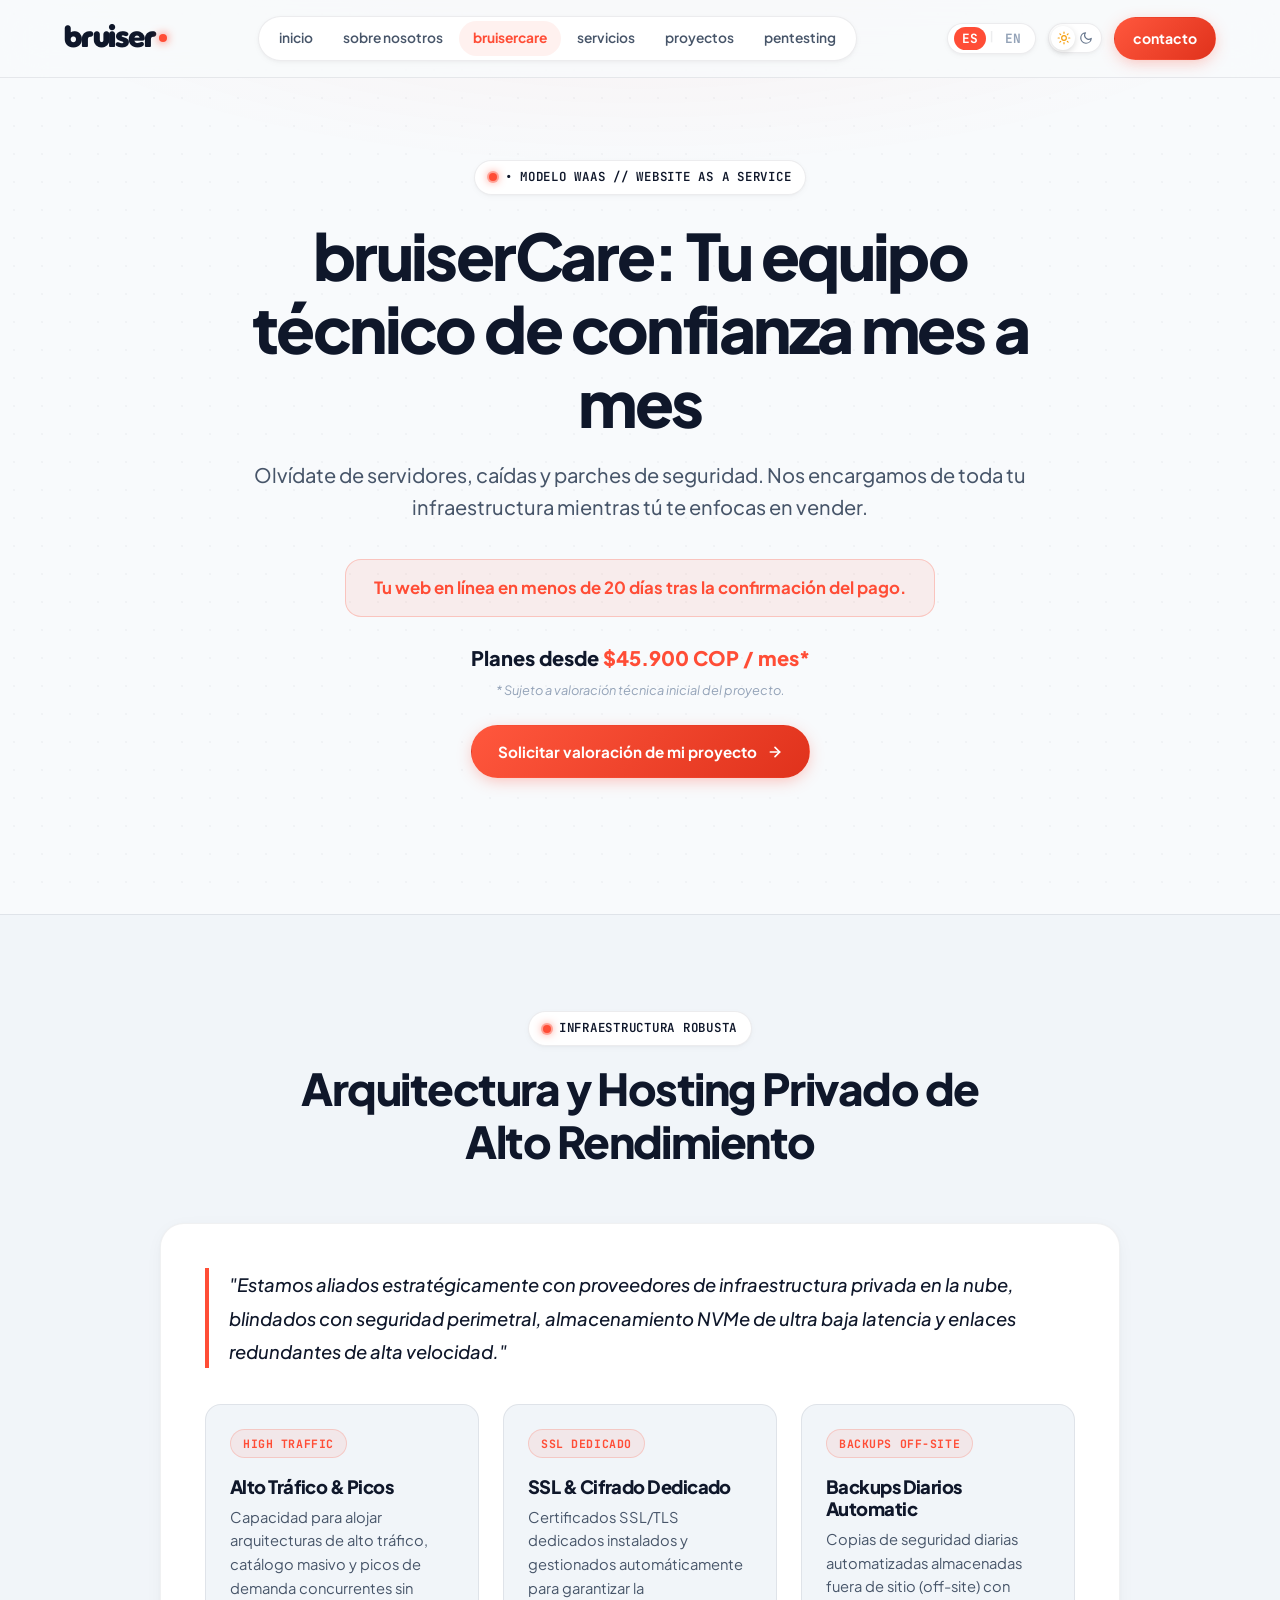
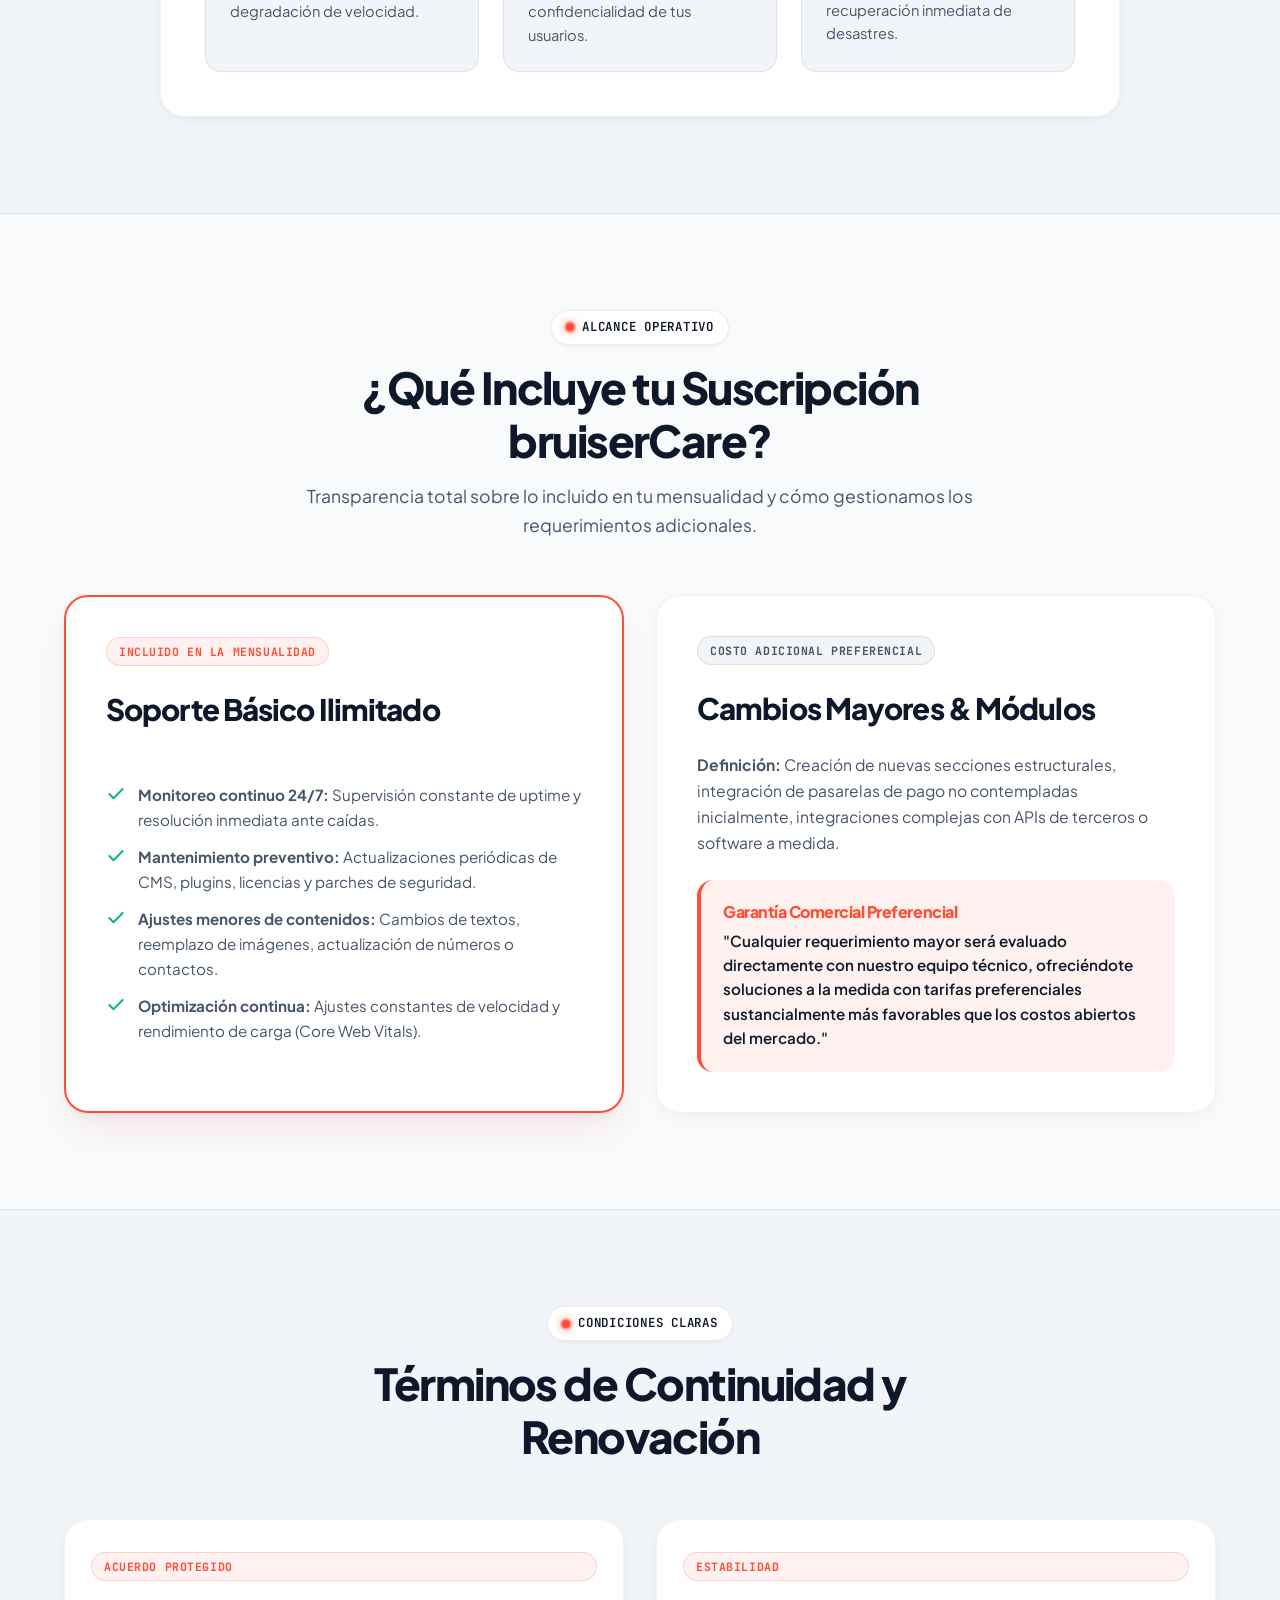
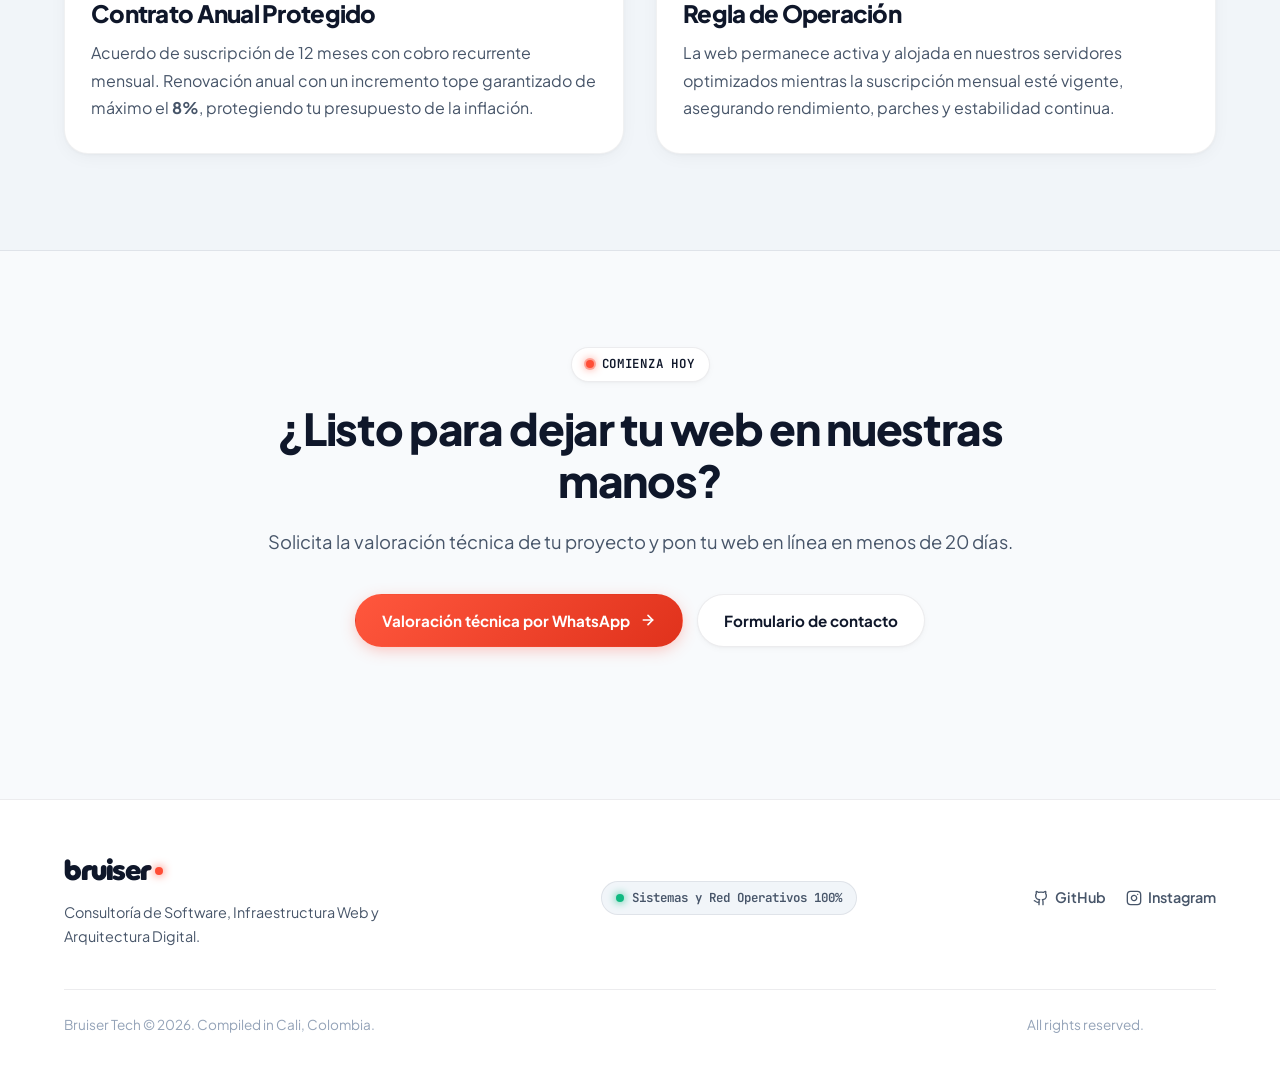
<file: bruisercare.html>
<!DOCTYPE html>
<html lang="es">
<head>
    <meta charset="UTF-8">
    <meta name="viewport" content="width=device-width, initial-scale=1.0">
    <title>bruiserCare | Website as a Service (WaaS) & Infraestructura Administrada</title>
    <meta name="description" content="bruiserCare: Tu equipo técnico de confianza mes a mes. Servidores dedicados NVMe, parches de seguridad y desarrollo ágil.">
    <link rel="icon" type="image/png" href="bruisertech.png">
    <link rel="stylesheet" href="style.css">
</head>
<body>

    <!-- Header Navigation -->
    <header class="navbar" id="navbar">
        <div class="nav-container container">
            <a href="index.html" class="nav-logo">
                <span class="logo-text">bruiser</span>
                <span class="logo-dot"></span>
            </a>

            <nav class="nav-menu" id="nav-menu">
                <div class="pill-nav">
                    <a href="index.html" class="nav-link" data-i18n="nav_home">inicio</a>
                    <a href="nosotros.html" class="nav-link" data-i18n="nav_about">sobre nosotros</a>
                    <a href="bruisercare.html" class="nav-link active" data-i18n="nav_bruisercare">bruiserCare</a>
                    <a href="servicios.html" class="nav-link" data-i18n="nav_services">servicios</a>
                    <a href="proyectos.html" class="nav-link" data-i18n="nav_projects">proyectos</a>
                    <a href="pentesting.html" class="nav-link" data-i18n="nav_pentesting">pentesting</a>
                </div>
            </nav>

            <div class="nav-actions">
                <div class="lang-toggle">
                    <button class="lang-btn active" id="lang-es" data-lang="es">es</button>
                    <span class="lang-divider">|</span>
                    <button class="lang-btn" id="lang-en" data-lang="en">en</button>
                </div>
                <button class="theme-toggle-btn" id="theme-toggle" aria-label="Cambiar modo de color">
                    <span class="theme-icon theme-icon-sun">
                        <svg xmlns="http://www.w3.org/2000/svg" viewBox="0 0 24 24" fill="none" stroke="currentColor" stroke-width="2" stroke-linecap="round" stroke-linejoin="round"><circle cx="12" cy="12" r="4"/><path d="M12 2v2M12 20v2M4.93 4.93l1.41 1.41M17.66 17.66l1.41 1.41M2 12h2M20 12h2M4.93 19.07l1.41-1.41M17.66 6.34l1.41-1.41"/></svg>
                    </span>
                    <span class="theme-icon theme-icon-moon">
                        <svg xmlns="http://www.w3.org/2000/svg" viewBox="0 0 24 24" fill="none" stroke="currentColor" stroke-width="2" stroke-linecap="round" stroke-linejoin="round"><path d="M21 12.79A9 9 0 1 1 11.21 3 7 7 0 0 0 21 12.79z"/></svg>
                    </span>
                    <span class="theme-toggle-thumb"></span>
                </button>
                <a href="contacto.html" class="btn btn-primary nav-cta">
                    <span data-i18n="nav_contact">contacto</span>
                </a>
                <button class="mobile-toggle" id="mobile-toggle" aria-label="Menu">
                    <span></span>
                    <span></span>
                    <span></span>
                </button>
            </div>
        </div>
    </header>

    <main>
        <!-- 1. Hero Section: bruiserCare -->
        <section class="hero-section">
            <div class="container hero-content">
                <div class="badge">
                    <span class="badge-dot"></span>
                    <span data-i18n="care_badge">• MODELO WAAS // WEBSITE AS A SERVICE</span>
                </div>
                <h1 class="hero-title" style="margin-top: 24px;" data-i18n="care_title">
                    bruiserCare: Tu equipo técnico de confianza mes a mes
                </h1>
                <p class="hero-subtitle" style="max-width: 780px;" data-i18n="care_subtitle">
                    Olvídate de servidores, caídas y parches de seguridad. Nos encargamos de toda tu infraestructura mientras tú te enfocas en vender.
                </p>

                <!-- Highlight Banner -->
                <div style="background-color: var(--brand-coral-light); border: 1px solid rgba(255, 77, 54, 0.25); border-radius: var(--radius-md); padding: 14px 28px; margin-bottom: 24px; font-weight: 700; color: var(--brand-coral); font-size: 1.05rem;" data-i18n="care_speed_highlight">
                    Tu web en línea en menos de 20 días tras la confirmación del pago.
                </div>

                <!-- Price Anchor -->
                <p style="font-size: 1.25rem; font-weight: 800; color: var(--text-primary); margin-bottom: 6px;" data-i18n="care_price_anchor">
                    Planes desde <span style="color: var(--brand-coral);">$45.900 COP / mes*</span>
                </p>
                <p class="pricing-disclaimer" data-i18n="price_disclaimer">
                    * Sujeto a valoración técnica inicial del proyecto.
                </p>

                <!-- CTA Button -->
                <div class="hero-ctas">
                    <a href="https://wa.me/573053862774?text=Hola%20Bruiser%20Tech%2C%20quisiera%20solicitar%20una%20valoraci%C3%B3n%20t%C3%A9cnica%20de%20mi%20proyecto%20para%20bruiserCare" target="_blank" rel="noopener noreferrer" class="btn btn-primary">
                        <span data-i18n="care_hero_cta">Solicitar valoración de mi proyecto</span>
                        <svg xmlns="http://www.w3.org/2000/svg" width="16" height="16" viewBox="0 0 24 24" fill="none" stroke="currentColor" stroke-width="2.5" stroke-linecap="round" stroke-linejoin="round"><path d="M5 12h14"/><path d="m12 5 7 7-7 7"/></svg>
                    </a>
                </div>
            </div>
        </section>

        <!-- 2. Technical Block: High-Performance Infrastructure -->
        <section class="section-padding bg-secondary">
            <div class="container">
                <div class="section-header">
                    <div class="badge">
                        <span class="badge-dot"></span>
                        <span data-i18n="infra_badge">Infraestructura Robusta</span>
                    </div>
                    <h2 data-i18n="infra_title">Arquitectura y Hosting Privado de Alto Rendimiento</h2>
                </div>

                <div style="max-width: 960px; margin: 0 auto; background-color: var(--bg-card); border: 1px solid var(--border-card); border-radius: var(--radius-lg); padding: 44px; box-shadow: var(--shadow-card);" class="card-hover">
                    <p style="font-size: 1.15rem; line-height: 1.8; color: var(--text-primary); font-weight: 500; margin-bottom: 36px; font-style: italic; border-left: 4px solid var(--brand-coral); padding-left: 20px;" data-i18n="infra_quote">
                        "Estamos aliados estratégicamente con proveedores de infraestructura privada en la nube, blindados con seguridad perimetral, almacenamiento NVMe de ultra baja latencia y enlaces redundantes de alta velocidad."
                    </p>

                    <div class="infra-grid" style="display: grid; grid-template-columns: repeat(3, 1fr); gap: 24px;">
                        <div style="background-color: var(--bg-secondary); border: 1px solid var(--border-color); border-radius: var(--radius-md); padding: 24px;">
                            <span class="service-badge">HIGH TRAFFIC</span>
                            <h4 style="font-size: 1.15rem; margin-bottom: 8px;" data-i18n="infra_feat1_title">Alto Tráfico & Picos</h4>
                            <p style="font-size: 0.92rem; color: var(--text-secondary); line-height: 1.6;" data-i18n="infra_feat1_desc">Capacidad para alojar arquitecturas de alto tráfico, catálogo masivo y picos de demanda concurrentes sin degradación de velocidad.</p>
                        </div>

                        <div style="background-color: var(--bg-secondary); border: 1px solid var(--border-color); border-radius: var(--radius-md); padding: 24px;">
                            <span class="service-badge">SSL DEDICADO</span>
                            <h4 style="font-size: 1.15rem; margin-bottom: 8px;" data-i18n="infra_feat2_title">SSL & Cifrado Dedicado</h4>
                            <p style="font-size: 0.92rem; color: var(--text-secondary); line-height: 1.6;" data-i18n="infra_feat2_desc">Certificados SSL/TLS dedicados instalados y gestionados automáticamente para garantizar la confidencialidad de tus usuarios.</p>
                        </div>

                        <div style="background-color: var(--bg-secondary); border: 1px solid var(--border-color); border-radius: var(--radius-md); padding: 24px;">
                            <span class="service-badge">BACKUPS OFF-SITE</span>
                            <h4 style="font-size: 1.15rem; margin-bottom: 8px;" data-i18n="infra_feat3_title">Backups Diarios Automatic</h4>
                            <p style="font-size: 0.92rem; color: var(--text-secondary); line-height: 1.6;" data-i18n="infra_feat3_desc">Copias de seguridad diarias automatizadas almacenadas fuera de sitio (off-site) con recuperación inmediata de desastres.</p>
                        </div>
                    </div>
                </div>
            </div>
        </section>

        <!-- 3. Service Scope: Basic Support vs. Major Changes -->
        <section class="section-padding">
            <div class="container">
                <div class="section-header">
                    <div class="badge">
                        <span class="badge-dot"></span>
                        <span data-i18n="scope_badge">Alcance Operativo</span>
                    </div>
                    <h2 data-i18n="scope_title">¿Qué Incluye tu Suscripción bruiserCare?</h2>
                    <p data-i18n="scope_subtitle">Transparencia total sobre lo incluido en tu mensualidad y cómo gestionamos los requerimientos adicionales.</p>
                </div>

                <div class="two-paths-grid">
                    <!-- Column 1: Soporte Básico Ilimitado -->
                    <div class="pricing-card featured card-hover">
                        <div style="margin-bottom: 20px;">
                            <span class="service-badge" data-i18n="scope_basic_tag">INCLUIDO EN LA MENSUALIDAD</span>
                            <h3 style="font-size: 1.85rem; color: var(--text-primary); margin-top: 8px;" data-i18n="scope_basic_title">Soporte Básico Ilimitado</h3>
                        </div>

                        <ul class="pricing-features">
                            <li class="pricing-feature-item" data-i18n="scope_basic_1">
                                <svg class="pricing-check" xmlns="http://www.w3.org/2000/svg" viewBox="0 0 24 24" fill="none" stroke="currentColor" stroke-width="2.5" stroke-linecap="round" stroke-linejoin="round"><polyline points="20 6 9 17 4 12"/></svg>
                                <span><strong>Monitoreo continuo 24/7:</strong> Supervisión constante de uptime y resolución inmediata ante caídas.</span>
                            </li>
                            <li class="pricing-feature-item" data-i18n="scope_basic_2">
                                <svg class="pricing-check" xmlns="http://www.w3.org/2000/svg" viewBox="0 0 24 24" fill="none" stroke="currentColor" stroke-width="2.5" stroke-linecap="round" stroke-linejoin="round"><polyline points="20 6 9 17 4 12"/></svg>
                                <span><strong>Mantenimiento preventivo:</strong> Actualizaciones periódicas de CMS, plugins, licencias y parches de seguridad.</span>
                            </li>
                            <li class="pricing-feature-item" data-i18n="scope_basic_3">
                                <svg class="pricing-check" xmlns="http://www.w3.org/2000/svg" viewBox="0 0 24 24" fill="none" stroke="currentColor" stroke-width="2.5" stroke-linecap="round" stroke-linejoin="round"><polyline points="20 6 9 17 4 12"/></svg>
                                <span><strong>Ajustes menores de contenidos:</strong> Cambios de textos, reemplazo de imágenes, actualización de números o contactos.</span>
                            </li>
                            <li class="pricing-feature-item" data-i18n="scope_basic_4">
                                <svg class="pricing-check" xmlns="http://www.w3.org/2000/svg" viewBox="0 0 24 24" fill="none" stroke="currentColor" stroke-width="2.5" stroke-linecap="round" stroke-linejoin="round"><polyline points="20 6 9 17 4 12"/></svg>
                                <span><strong>Optimización continua:</strong> Ajustes constantes de velocidad y rendimiento de carga (Core Web Vitals).</span>
                            </li>
                        </ul>
                    </div>

                    <!-- Column 2: Cambios Mayores & Nuevos Módulos -->
                    <div class="pricing-card card-hover">
                        <div style="margin-bottom: 20px;">
                            <span class="service-badge" style="background: var(--bg-secondary); color: var(--text-secondary);" data-i18n="scope_major_tag">COSTO ADICIONAL PREFERENCIAL</span>
                            <h3 style="font-size: 1.85rem; color: var(--text-primary); margin-top: 8px;" data-i18n="scope_major_title">Cambios Mayores & Módulos</h3>
                        </div>

                        <p style="color: var(--text-secondary); font-size: 0.98rem; line-height: 1.65; margin-bottom: 24px;" data-i18n="scope_major_def">
                            <strong>Definición:</strong> Creación de nuevas secciones estructurales, integración de pasarelas de pago no contempladas inicialmente, integraciones complejas con APIs de terceros o software a medida.
                        </p>

                        <div style="background-color: var(--brand-coral-light); border-left: 4px solid var(--brand-coral); border-radius: var(--radius-md); padding: 22px; margin-top: auto;">
                            <h4 style="font-size: 1rem; color: var(--brand-coral); margin-bottom: 8px;" data-i18n="scope_guarantee_title">Garantía Comercial Preferencial</h4>
                            <p style="font-size: 0.95rem; color: var(--text-primary); font-weight: 600; line-height: 1.6;" data-i18n="scope_guarantee_desc">
                                "Cualquier requerimiento mayor será evaluado directamente con nuestro equipo técnico, ofreciéndote soluciones a la medida con tarifas preferenciales sustancialmente más favorables que los costos abiertos del mercado."
                            </p>
                        </div>
                    </div>
                </div>
            </div>
        </section>

        <!-- 4. Terms & Continuity -->
        <section class="section-padding bg-secondary">
            <div class="container">
                <div class="section-header">
                    <div class="badge">
                        <span class="badge-dot"></span>
                        <span data-i18n="terms_badge">Condiciones Claras</span>
                    </div>
                    <h2 data-i18n="terms_title">Términos de Continuidad y Renovación</h2>
                </div>

                <div class="two-paths-grid">
                    <div class="pillar-card card-hover">
                        <span class="service-badge">ACUERDO PROTEGIDO</span>
                        <h3 style="font-size: 1.5rem; margin-bottom: 12px;" data-i18n="terms_contract_title">Contrato Anual Protegido</h3>
                        <p style="color: var(--text-secondary); font-size: 1rem; line-height: 1.7;" data-i18n="terms_contract_desc">
                            Acuerdo de suscripción de 12 meses con cobro recurrente mensual. Renovación anual con un incremento tope garantizado de máximo el <strong>8%</strong>, protegiendo tu presupuesto de la inflación.
                        </p>
                    </div>

                    <div class="pillar-card card-hover">
                        <span class="service-badge">ESTABILIDAD</span>
                        <h3 style="font-size: 1.5rem; margin-bottom: 12px;" data-i18n="terms_rule_title">Regla de Operación</h3>
                        <p style="color: var(--text-secondary); font-size: 1rem; line-height: 1.7;" data-i18n="terms_rule_desc">
                            La web permanece activa y alojada en nuestros servidores optimizados mientras la suscripción mensual esté vigente, asegurando rendimiento, parches y estabilidad continua.
                        </p>
                    </div>
                </div>
            </div>
        </section>

        <!-- 5. Final CTA / Contact Block -->
        <section class="section-padding">
            <div class="container" style="text-align: center; max-width: 800px; margin: 0 auto;">
                <div class="badge" style="margin: 0 auto 20px;">
                    <span class="badge-dot"></span>
                    <span data-i18n="care_cta_badge">Comienza Hoy</span>
                </div>
                <h2 style="font-size: clamp(2rem, 4vw, 2.75rem); margin-bottom: 20px;" data-i18n="care_cta_title">¿Listo para dejar tu web en nuestras manos?</h2>
                <p style="color: var(--text-secondary); font-size: 1.15rem; margin-bottom: 36px;" data-i18n="care_cta_desc">
                    Solicita la valoración técnica de tu proyecto y pon tu web en línea en menos de 20 días.
                </p>

                <div class="hero-ctas">
                    <a href="https://wa.me/573053862774?text=Hola%20Bruiser%20Tech%2C%20quisiera%20solicitar%20una%20valoraci%C3%B3n%20t%C3%A9cnica%20para%20bruiserCare" target="_blank" rel="noopener noreferrer" class="btn btn-primary">
                        <span data-i18n="care_cta_wa">Valoración técnica por WhatsApp</span>
                        <svg xmlns="http://www.w3.org/2000/svg" width="16" height="16" viewBox="0 0 24 24" fill="none" stroke="currentColor" stroke-width="2.5" stroke-linecap="round" stroke-linejoin="round"><path d="M5 12h14"/><path d="m12 5 7 7-7 7"/></svg>
                    </a>
                    <a href="contacto.html" class="btn btn-secondary">
                        <span data-i18n="care_cta_form">Formulario de contacto</span>
                    </a>
                </div>
            </div>
        </section>
    </main>

    <!-- Footer -->
    <footer class="footer">
        <div class="container footer-container">
            <div class="footer-brand">
                <a href="index.html" class="footer-logo">
                    <span>bruiser</span>
                    <span class="logo-dot"></span>
                </a>
                <p data-i18n="footer_tagline">Consultoría de Software, Infraestructura Web y Arquitectura Digital.</p>
            </div>

            <div class="footer-status-pill">
                <span class="status-dot-green"></span>
                <span data-i18n="footer_status">Sistemas y Red Operativos 100%</span>
            </div>

            <div class="footer-links">
                <a href="https://github.com/bruisertech" target="_blank" rel="noopener noreferrer">
                    <svg xmlns="http://www.w3.org/2000/svg" width="16" height="16" viewBox="0 0 24 24" fill="none" stroke="currentColor" stroke-width="2" stroke-linecap="round" stroke-linejoin="round"><path d="M15 22v-4a4.8 4.8 0 0 0-1-3.5c3 0 6-2 6-5.5.08-1.25-.27-2.48-1-3.5.28-1.15.28-2.35 0-3.5 0 0-1 0-3 1.5-2.64-.5-5.36-.5-8 0C6 2 5 2 5 2c-.3 1.15-.3 2.35 0 3.5A5.403 5.403 0 0 0 4 9c0 3.5 3 5.5 6 5.5-.39.49-.68 1.05-.85 1.65-.17.6-.22 1.23-.15 1.85v4"/><path d="M9 18c-4.51 2-5-2-7-2"/></svg>
                    GitHub
                </a>
                <a href="https://www.instagram.com/bruiser.tech" target="_blank" rel="noopener noreferrer">
                    <svg xmlns="http://www.w3.org/2000/svg" width="16" height="16" viewBox="0 0 24 24" fill="none" stroke="currentColor" stroke-width="2" stroke-linecap="round" stroke-linejoin="round"><rect width="20" height="20" x="2" y="2" rx="5" ry="5"/><path d="M16 11.37A4 4 0 1 1 12.63 8 4 4 0 0 1 16 11.37z"/><line x1="17.5" y1="6.5" x2="17.51" y2="6.5"/></svg>
                    Instagram
                </a>
            </div>

            <div class="footer-copy">
                <p>Bruiser Tech &copy; 2026. Compiled in Cali, Colombia.</p>
                <p>All rights reserved.</p>
            </div>
        </div>
    </footer>

    <!-- Back to top button -->
    <button class="back-to-top" id="back-to-top" aria-label="Volver arriba">
        <svg xmlns="http://www.w3.org/2000/svg" viewBox="0 0 24 24" fill="none" stroke="currentColor" stroke-width="2.5" stroke-linecap="round" stroke-linejoin="round"><path d="m18 15-6-6-6 6"/></svg>
    </button>

    <script src="script.js"></script>
</body>
</html>
</file>
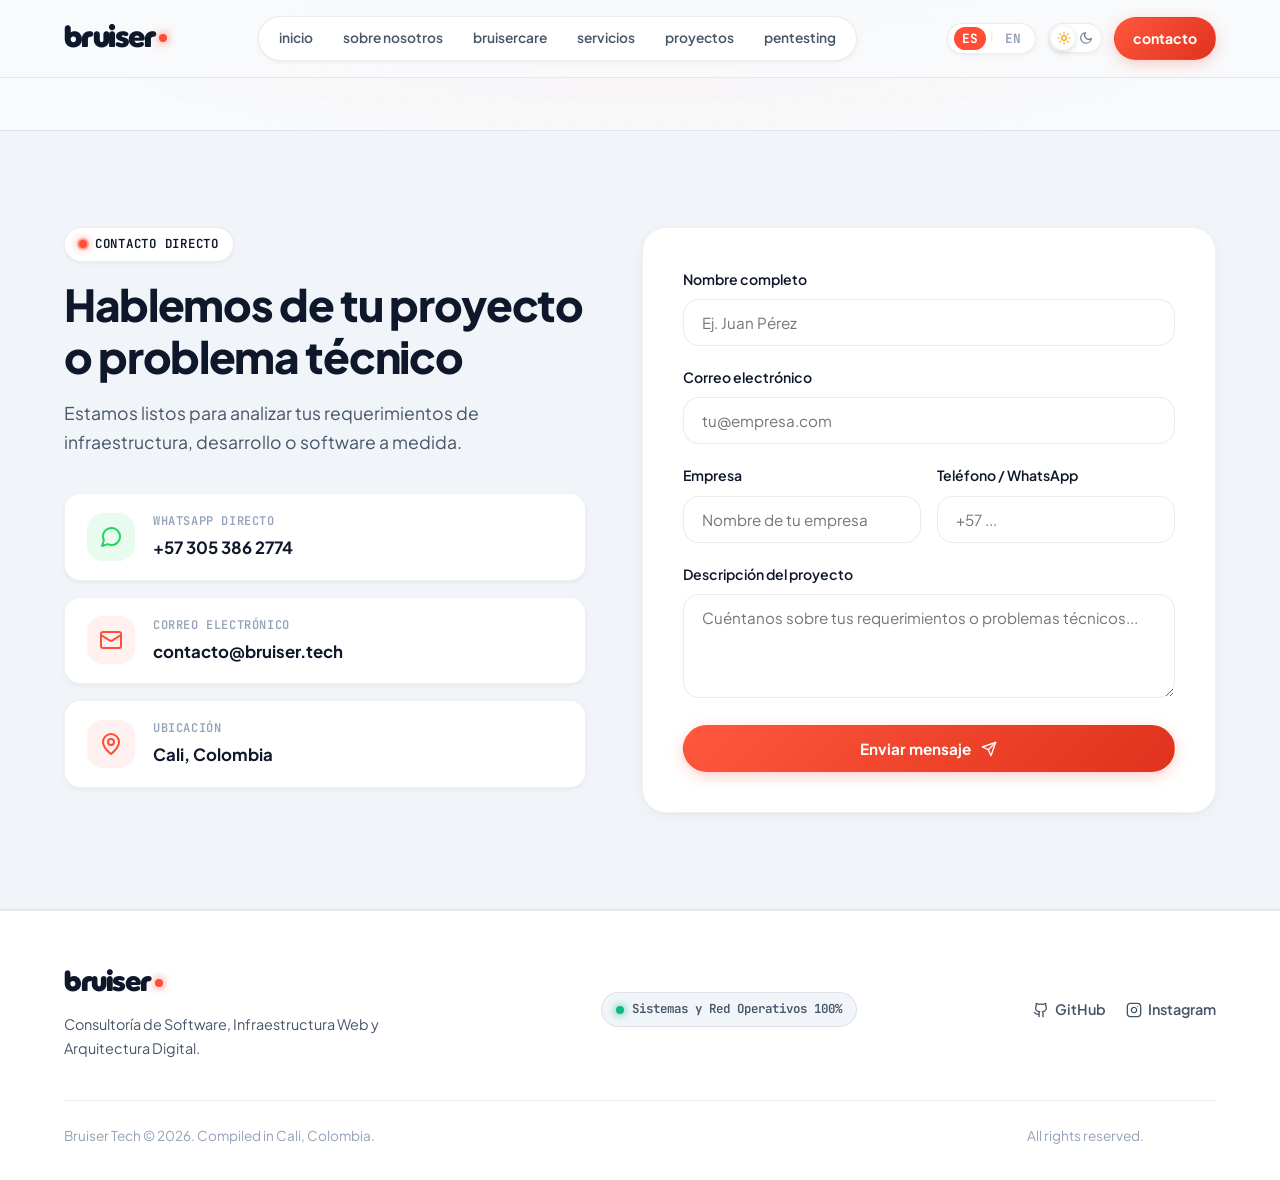
<file: contacto.html>
<!DOCTYPE html>
<html lang="es">
<head>
    <meta charset="UTF-8">
    <meta name="viewport" content="width=device-width, initial-scale=1.0">
    <title>Contacto Directo | Bruiser Tech - Consultoría Digital B2B</title>
    <meta name="description" content="Hablemos de tu proyecto o problema técnico de software, nube e infraestructura con el equipo de Bruiser Tech.">
    <link rel="icon" type="image/png" href="bruisertech.png">
    <link rel="stylesheet" href="style.css">
</head>
<body>

    <!-- Header Navigation -->
    <header class="navbar" id="navbar">
        <div class="nav-container container">
            <a href="index.html" class="nav-logo">
                <span class="logo-text">bruiser</span>
                <span class="logo-dot"></span>
            </a>

            <nav class="nav-menu" id="nav-menu">
                <div class="pill-nav">
                    <a href="index.html" class="nav-link" data-i18n="nav_home">inicio</a>
                    <a href="nosotros.html" class="nav-link" data-i18n="nav_about">sobre nosotros</a>
                    <a href="bruisercare.html" class="nav-link" data-i18n="nav_bruisercare">bruiserCare</a>
                    <a href="servicios.html" class="nav-link" data-i18n="nav_services">servicios</a>
                    <a href="proyectos.html" class="nav-link" data-i18n="nav_projects">proyectos</a>
                    <a href="pentesting.html" class="nav-link" data-i18n="nav_pentesting">pentesting</a>
                </div>
            </nav>

            <div class="nav-actions">
                <div class="lang-toggle">
                    <button class="lang-btn active" id="lang-es" data-lang="es">es</button>
                    <span class="lang-divider">|</span>
                    <button class="lang-btn" id="lang-en" data-lang="en">en</button>
                </div>
                <button class="theme-toggle-btn" id="theme-toggle" aria-label="Cambiar modo de color">
                    <span class="theme-icon theme-icon-sun">
                        <svg xmlns="http://www.w3.org/2000/svg" viewBox="0 0 24 24" fill="none" stroke="currentColor" stroke-width="2" stroke-linecap="round" stroke-linejoin="round"><circle cx="12" cy="12" r="4"/><path d="M12 2v2M12 20v2M4.93 4.93l1.41 1.41M17.66 17.66l1.41 1.41M2 12h2M20 12h2M4.93 19.07l1.41-1.41M17.66 6.34l1.41-1.41"/></svg>
                    </span>
                    <span class="theme-icon theme-icon-moon">
                        <svg xmlns="http://www.w3.org/2000/svg" viewBox="0 0 24 24" fill="none" stroke="currentColor" stroke-width="2" stroke-linecap="round" stroke-linejoin="round"><path d="M21 12.79A9 9 0 1 1 11.21 3 7 7 0 0 0 21 12.79z"/></svg>
                    </span>
                    <span class="theme-toggle-thumb"></span>
                </button>
                <a href="contacto.html" class="btn btn-primary nav-cta">
                    <span data-i18n="nav_contact">contacto</span>
                </a>
                <button class="mobile-toggle" id="mobile-toggle" aria-label="Menu">
                    <span></span>
                    <span></span>
                    <span></span>
                </button>
            </div>
        </div>
    </header>

    <main style="padding-top: 130px;">
        <!-- Contact Section -->
        <section id="contacto" class="section-padding bg-secondary">
            <div class="container">
                <div class="contact-wrapper">
                    <!-- Left Column -->
                    <div class="contact-info">
                        <div class="badge">
                            <span class="badge-dot"></span>
                            <span data-i18n="contact_badge">Contacto Directo</span>
                        </div>
                        <h2 data-i18n="contact_title">Hablemos de tu proyecto o problema técnico</h2>
                        <p data-i18n="contact_subtitle">Estamos listos para analizar tus requerimientos de infraestructura, desarrollo o software a medida.</p>

                        <div class="contact-details">
                            <a href="https://wa.me/573053862774?text=Hola%20Bruiser%20Tech%2C%20quisiera%20cotizar%20un%20proyecto" target="_blank" rel="noopener noreferrer" class="contact-item">
                                <div class="icon-box" style="color: #25D366; background-color: rgba(37, 211, 102, 0.1);">
                                    <svg xmlns="http://www.w3.org/2000/svg" viewBox="0 0 24 24" fill="none" stroke="currentColor" stroke-width="2" stroke-linecap="round" stroke-linejoin="round"><path d="M21 11.5a8.38 8.38 0 0 1-.9 3.8 8.5 8.5 0 0 1-7.6 4.7 8.38 8.38 0 0 1-3.8-.9L3 21l1.9-5.7a8.38 8.38 0 0 1-.9-3.8 8.5 8.5 0 0 1 4.7-7.6 8.38 8.38 0 0 1 3.8-.9h.5a8.48 8.48 0 0 1 8 8v.5z"/></svg>
                                </div>
                                <div>
                                    <span class="label" data-i18n="contact_whatsapp_label">WhatsApp Directo</span>
                                    <span class="value">+57 305 386 2774</span>
                                </div>
                            </a>

                            <a href="mailto:contacto@bruiser.tech" class="contact-item">
                                <div class="icon-box">
                                    <svg xmlns="http://www.w3.org/2000/svg" viewBox="0 0 24 24" fill="none" stroke="currentColor" stroke-width="2" stroke-linecap="round" stroke-linejoin="round"><rect width="20" height="16" x="2" y="4" rx="2"/><path d="m22 7-8.97 5.7a1.94 1.94 0 0 1-2.06 0L2 7"/></svg>
                                </div>
                                <div>
                                    <span class="label" data-i18n="contact_email_label">Correo Electrónico</span>
                                    <span class="value">contacto@bruiser.tech</span>
                                </div>
                            </a>

                            <div class="contact-item">
                                <div class="icon-box">
                                    <svg xmlns="http://www.w3.org/2000/svg" viewBox="0 0 24 24" fill="none" stroke="currentColor" stroke-width="2" stroke-linecap="round" stroke-linejoin="round"><path d="M20 10c0 6-8 12-8 12s-8-6-8-12a8 8 0 0 1 16 0Z"/><circle cx="12" cy="10" r="3"/></svg>
                                </div>
                                <div>
                                    <span class="label" data-i18n="contact_location_label">Ubicación</span>
                                    <span class="value">Cali, Colombia</span>
                                </div>
                            </div>
                        </div>
                    </div>

                    <!-- Right Column: Form -->
                    <div class="contact-form-card">
                        <form id="contact-form">
                            <div class="form-group">
                                <label for="name" data-i18n="form_name_label">Nombre completo</label>
                                <input type="text" id="name" name="name" required placeholder="Ej. Juan Pérez">
                            </div>

                            <div class="form-group">
                                <label for="email" data-i18n="form_email_label">Correo electrónico</label>
                                <input type="email" id="email" name="email" required placeholder="tu@empresa.com">
                            </div>

                            <div class="form-row">
                                <div class="form-group">
                                    <label for="company" data-i18n="form_company_label">Empresa</label>
                                    <input type="text" id="company" name="company" placeholder="Nombre de tu empresa">
                                </div>
                                <div class="form-group">
                                    <label for="phone" data-i18n="form_phone_label">Teléfono / WhatsApp</label>
                                    <input type="tel" id="phone" name="phone" placeholder="+57 ...">
                                </div>
                            </div>

                            <div class="form-group">
                                <label for="message" data-i18n="form_message_label">Descripción del proyecto</label>
                                <textarea id="message" name="message" rows="4" required placeholder="Cuéntanos sobre tus requerimientos o problemas técnicos..."></textarea>
                            </div>

                            <button type="submit" class="btn btn-primary btn-full">
                                <span data-i18n="form_submit">Enviar mensaje</span>
                                <svg xmlns="http://www.w3.org/2000/svg" width="16" height="16" viewBox="0 0 24 24" fill="none" stroke="currentColor" stroke-width="2" stroke-linecap="round" stroke-linejoin="round"><line x1="22" y1="2" x2="11" y2="13"/><polygon points="22 2 15 22 11 13 2 9 22 2"/></svg>
                            </button>
                        </form>
                    </div>
                </div>
            </div>
        </section>
    </main>

    <!-- Footer -->
    <footer class="footer">
        <div class="container footer-container">
            <div class="footer-brand">
                <a href="index.html" class="footer-logo">
                    <span>bruiser</span>
                    <span class="logo-dot"></span>
                </a>
                <p data-i18n="footer_tagline">Consultoría de Software, Infraestructura Web y Arquitectura Digital.</p>
            </div>

            <div class="footer-status-pill">
                <span class="status-dot-green"></span>
                <span data-i18n="footer_status">Sistemas y Red Operativos 100%</span>
            </div>

            <div class="footer-links">
                <a href="https://github.com/bruisertech" target="_blank" rel="noopener noreferrer">
                    <svg xmlns="http://www.w3.org/2000/svg" width="16" height="16" viewBox="0 0 24 24" fill="none" stroke="currentColor" stroke-width="2" stroke-linecap="round" stroke-linejoin="round"><path d="M15 22v-4a4.8 4.8 0 0 0-1-3.5c3 0 6-2 6-5.5.08-1.25-.27-2.48-1-3.5.28-1.15.28-2.35 0-3.5 0 0-1 0-3 1.5-2.64-.5-5.36-.5-8 0C6 2 5 2 5 2c-.3 1.15-.3 2.35 0 3.5A5.403 5.403 0 0 0 4 9c0 3.5 3 5.5 6 5.5-.39.49-.68 1.05-.85 1.65-.17.6-.22 1.23-.15 1.85v4"/><path d="M9 18c-4.51 2-5-2-7-2"/></svg>
                    GitHub
                </a>
                <a href="https://www.instagram.com/bruiser.tech" target="_blank" rel="noopener noreferrer">
                    <svg xmlns="http://www.w3.org/2000/svg" width="16" height="16" viewBox="0 0 24 24" fill="none" stroke="currentColor" stroke-width="2" stroke-linecap="round" stroke-linejoin="round"><rect width="20" height="20" x="2" y="2" rx="5" ry="5"/><path d="M16 11.37A4 4 0 1 1 12.63 8 4 4 0 0 1 16 11.37z"/><line x1="17.5" y1="6.5" x2="17.51" y2="6.5"/></svg>
                    Instagram
                </a>
            </div>

            <div class="footer-copy">
                <p>Bruiser Tech &copy; 2026. Compiled in Cali, Colombia.</p>
                <p>All rights reserved.</p>
            </div>
        </div>
    </footer>

    <!-- Back to top button -->
    <button class="back-to-top" id="back-to-top" aria-label="Volver arriba">
        <svg xmlns="http://www.w3.org/2000/svg" viewBox="0 0 24 24" fill="none" stroke="currentColor" stroke-width="2.5" stroke-linecap="round" stroke-linejoin="round"><path d="m18 15-6-6-6 6"/></svg>
    </button>

    <script src="script.js"></script>
</body>
</html>
</file>
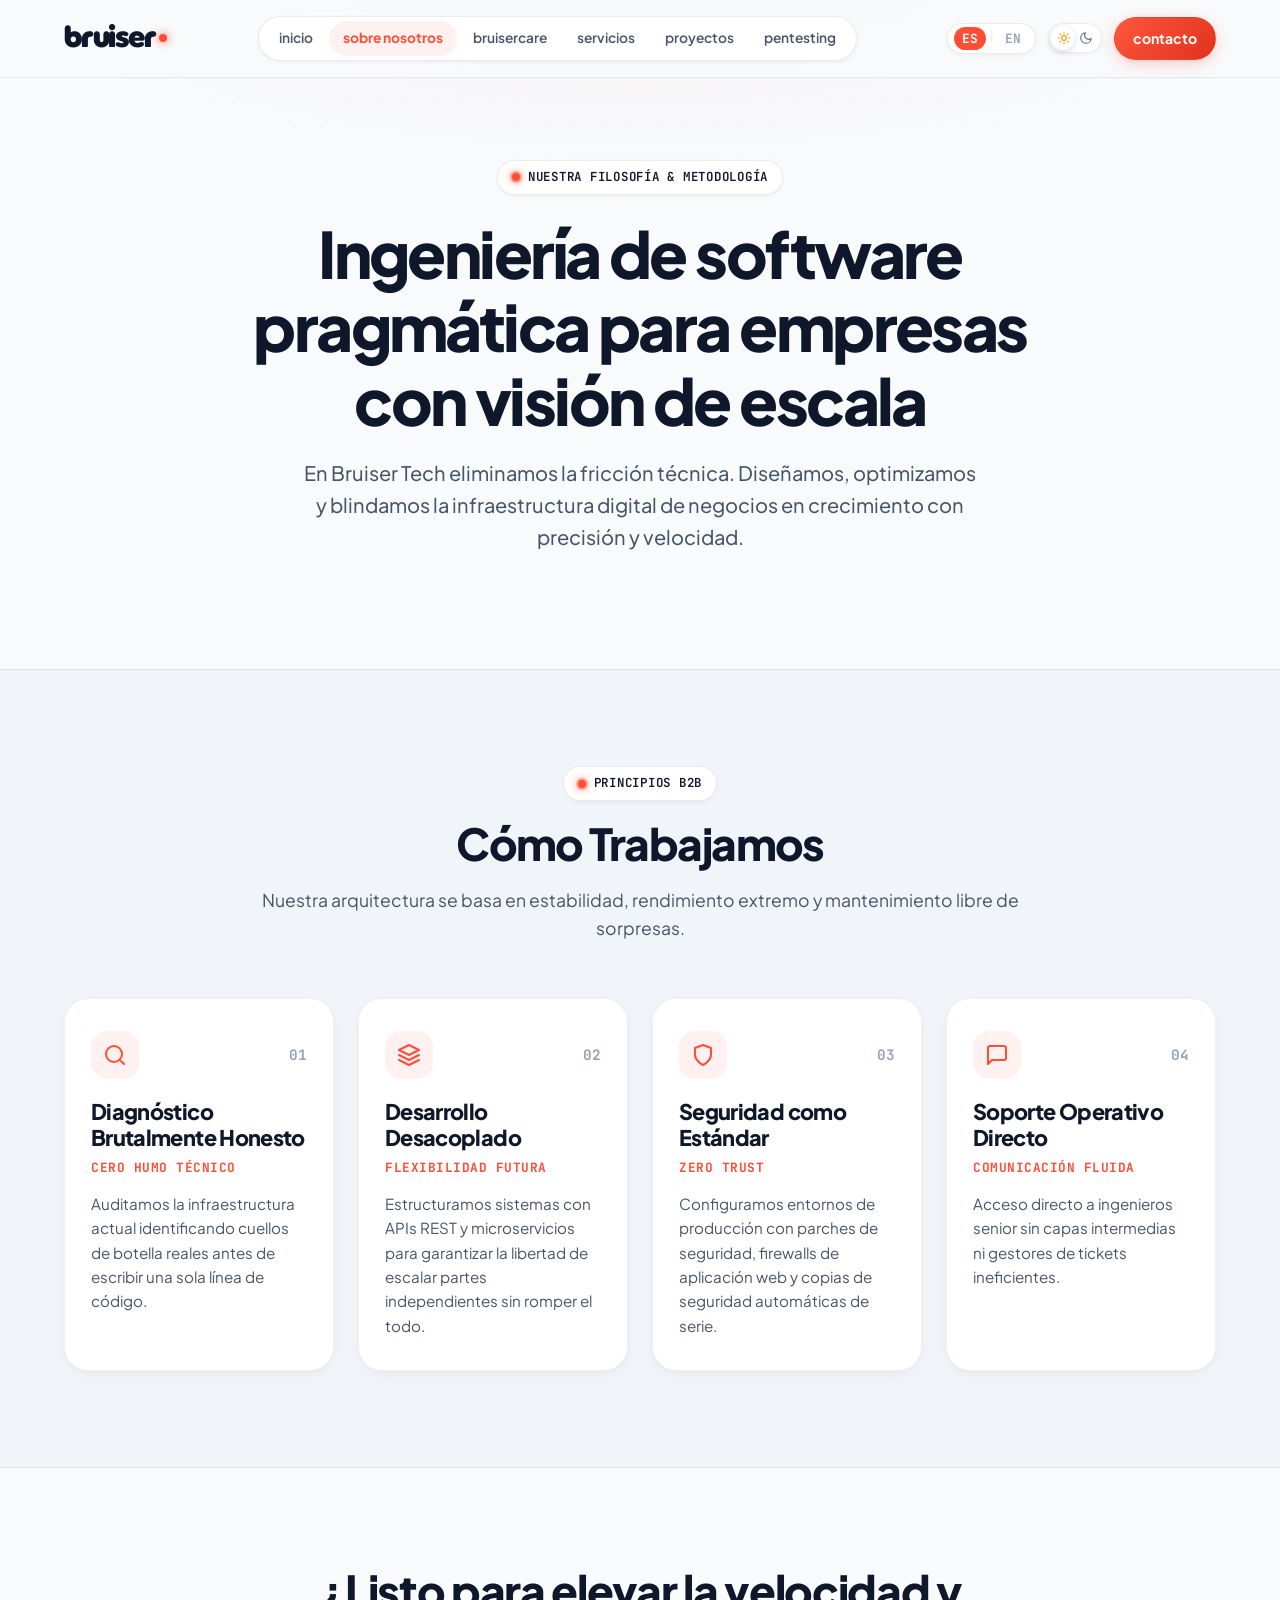
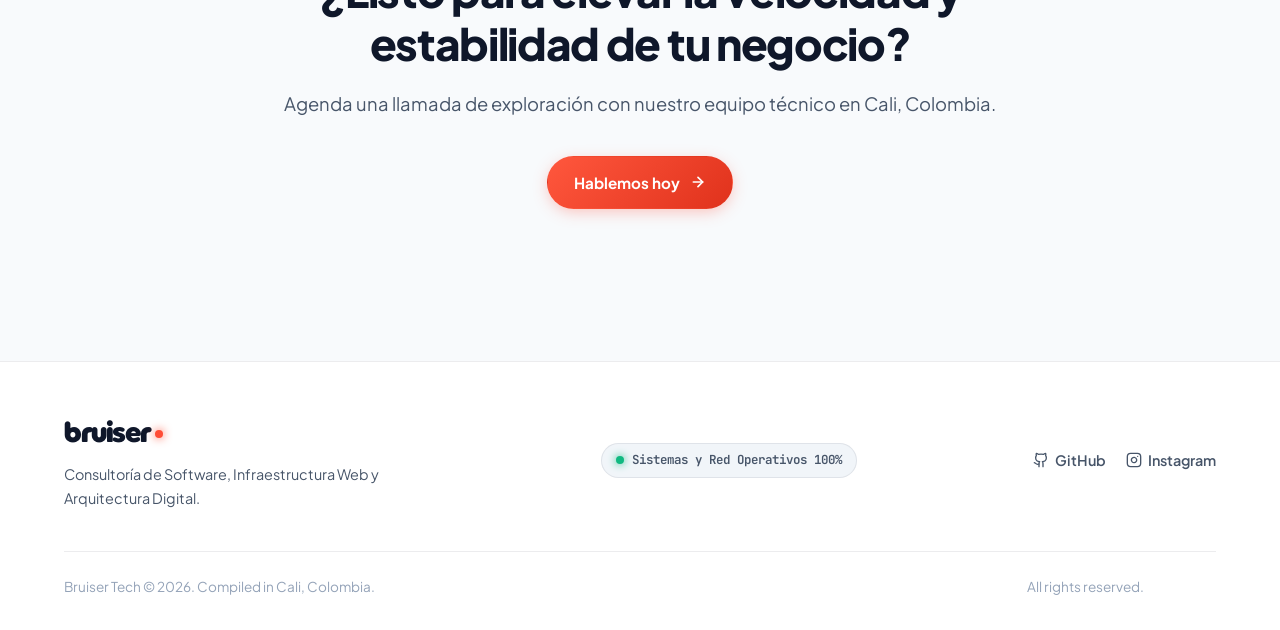
<file: nosotros.html>
<!DOCTYPE html>
<html lang="es">
<head>
    <meta charset="UTF-8">
    <meta name="viewport" content="width=device-width, initial-scale=1.0">
    <title>Sobre Nosotros | Bruiser Tech - Consultoría Digital B2B</title>
    <meta name="description" content="Nuestra filosofía y metodología de ingeniería de software pragmática para empresas con visión de escala.">
    <link rel="icon" type="image/png" href="bruisertech.png">
    <link rel="stylesheet" href="style.css">
</head>
<body>

    <!-- Header Navigation -->
    <header class="navbar" id="navbar">
        <div class="nav-container container">
            <a href="index.html" class="nav-logo">
                <span class="logo-text">bruiser</span>
                <span class="logo-dot"></span>
            </a>

            <nav class="nav-menu" id="nav-menu">
                <div class="pill-nav">
                    <a href="index.html" class="nav-link" data-i18n="nav_home">inicio</a>
                    <a href="nosotros.html" class="nav-link active" data-i18n="nav_about">sobre nosotros</a>
                    <a href="bruisercare.html" class="nav-link" data-i18n="nav_bruisercare">bruiserCare</a>
                    <a href="servicios.html" class="nav-link" data-i18n="nav_services">servicios</a>
                    <a href="proyectos.html" class="nav-link" data-i18n="nav_projects">proyectos</a>
                    <a href="pentesting.html" class="nav-link" data-i18n="nav_pentesting">pentesting</a>
                </div>
            </nav>

            <div class="nav-actions">
                <div class="lang-toggle">
                    <button class="lang-btn active" id="lang-es" data-lang="es">es</button>
                    <span class="lang-divider">|</span>
                    <button class="lang-btn" id="lang-en" data-lang="en">en</button>
                </div>
                <button class="theme-toggle-btn" id="theme-toggle" aria-label="Cambiar modo de color">
                    <span class="theme-icon theme-icon-sun">
                        <svg xmlns="http://www.w3.org/2000/svg" viewBox="0 0 24 24" fill="none" stroke="currentColor" stroke-width="2" stroke-linecap="round" stroke-linejoin="round"><circle cx="12" cy="12" r="4"/><path d="M12 2v2M12 20v2M4.93 4.93l1.41 1.41M17.66 17.66l1.41 1.41M2 12h2M20 12h2M4.93 19.07l1.41-1.41M17.66 6.34l1.41-1.41"/></svg>
                    </span>
                    <span class="theme-icon theme-icon-moon">
                        <svg xmlns="http://www.w3.org/2000/svg" viewBox="0 0 24 24" fill="none" stroke="currentColor" stroke-width="2" stroke-linecap="round" stroke-linejoin="round"><path d="M21 12.79A9 9 0 1 1 11.21 3 7 7 0 0 0 21 12.79z"/></svg>
                    </span>
                    <span class="theme-toggle-thumb"></span>
                </button>
                <a href="contacto.html" class="btn btn-primary nav-cta">
                    <span data-i18n="nav_contact">contacto</span>
                </a>
                <button class="mobile-toggle" id="mobile-toggle" aria-label="Menu">
                    <span></span>
                    <span></span>
                    <span></span>
                </button>
            </div>
        </div>
    </header>

    <main>
        <!-- Page Header -->
        <section class="hero-section">
            <div class="container hero-content">
                <div class="badge">
                    <span class="badge-dot"></span>
                    <span data-i18n="about_badge">Nuestra Filosofía & Metodología</span>
                </div>
                <h1 class="hero-title" data-i18n="about_hero_title">
                    Ingeniería de software pragmática para empresas con visión de escala
                </h1>
                <p class="hero-subtitle" data-i18n="about_hero_subtitle">
                    En Bruiser Tech eliminamos la fricción técnica. Diseñamos, optimizamos y blindamos la infraestructura digital de negocios en crecimiento con precisión y velocidad.
                </p>
            </div>
        </section>

        <!-- Detailed Methodology & Culture -->
        <section class="section-padding bg-secondary">
            <div class="container">
                <div class="section-header">
                    <div class="badge">
                        <span class="badge-dot"></span>
                        <span data-i18n="methodology_badge">Principios B2B</span>
                    </div>
                    <h2 data-i18n="methodology_title">Cómo Trabajamos</h2>
                    <p data-i18n="methodology_subtitle">Nuestra arquitectura se basa en estabilidad, rendimiento extremo y mantenimiento libre de sorpresas.</p>
                </div>

                <div class="pillars-grid">
                    <div class="pillar-card card-hover">
                        <div class="pillar-header">
                            <div class="pillar-icon-box">
                                <svg xmlns="http://www.w3.org/2000/svg" viewBox="0 0 24 24" fill="none" stroke="currentColor" stroke-width="2" stroke-linecap="round" stroke-linejoin="round"><circle cx="11" cy="11" r="8"/><line x1="21" y1="21" x2="16.65" y2="16.65"/></svg>
                            </div>
                            <span class="pillar-number">01</span>
                        </div>
                        <h3 data-i18n="princ1_title">Diagnóstico Brutalmente Honesto</h3>
                        <p class="pillar-subtitle" data-i18n="princ1_subtitle">Cero humo técnico</p>
                        <p data-i18n="princ1_desc">Auditamos la infraestructura actual identificando cuellos de botella reales antes de escribir una sola línea de código.</p>
                    </div>

                    <div class="pillar-card card-hover">
                        <div class="pillar-header">
                            <div class="pillar-icon-box">
                                <svg xmlns="http://www.w3.org/2000/svg" viewBox="0 0 24 24" fill="none" stroke="currentColor" stroke-width="2" stroke-linecap="round" stroke-linejoin="round"><polygon points="12 2 2 7 12 12 22 7 12 2"/><polyline points="2 17 12 22 22 17"/><polyline points="2 12 12 17 22 12"/></svg>
                            </div>
                            <span class="pillar-number">02</span>
                        </div>
                        <h3 data-i18n="princ2_title">Desarrollo Desacoplado</h3>
                        <p class="pillar-subtitle" data-i18n="princ2_subtitle">Flexibilidad futura</p>
                        <p data-i18n="princ2_desc">Estructuramos sistemas con APIs REST y microservicios para garantizar la libertad de escalar partes independientes sin romper el todo.</p>
                    </div>

                    <div class="pillar-card card-hover">
                        <div class="pillar-header">
                            <div class="pillar-icon-box">
                                <svg xmlns="http://www.w3.org/2000/svg" viewBox="0 0 24 24" fill="none" stroke="currentColor" stroke-width="2" stroke-linecap="round" stroke-linejoin="round"><path d="M12 22s8-4 8-10V5l-8-3-8 3v7c0 6 8 10 8 10z"/></svg>
                            </div>
                            <span class="pillar-number">03</span>
                        </div>
                        <h3 data-i18n="princ3_title">Seguridad como Estándar</h3>
                        <p class="pillar-subtitle" data-i18n="princ3_subtitle">Zero Trust</p>
                        <p data-i18n="princ3_desc">Configuramos entornos de producción con parches de seguridad, firewalls de aplicación web y copias de seguridad automáticas de serie.</p>
                    </div>

                    <div class="pillar-card card-hover">
                        <div class="pillar-header">
                            <div class="pillar-icon-box">
                                <svg xmlns="http://www.w3.org/2000/svg" viewBox="0 0 24 24" fill="none" stroke="currentColor" stroke-width="2" stroke-linecap="round" stroke-linejoin="round"><path d="M21 15a2 2 0 0 1-2 2H7l-4 4V5a2 2 0 0 1 2-2h14a2 2 0 0 1 2 2z"/></svg>
                            </div>
                            <span class="pillar-number">04</span>
                        </div>
                        <h3 data-i18n="princ4_title">Soporte Operativo Directo</h3>
                        <p class="pillar-subtitle" data-i18n="princ4_subtitle">Comunicación fluida</p>
                        <p data-i18n="princ4_desc">Acceso directo a ingenieros senior sin capas intermedias ni gestores de tickets ineficientes.</p>
                    </div>
                </div>
            </div>
        </section>

        <!-- CTA Banner -->
        <section class="section-padding">
            <div class="container" style="text-align: center; max-width: 800px; margin: 0 auto;">
                <h2 style="font-size: clamp(2rem, 4vw, 2.75rem); margin-bottom: 20px;">¿Listo para elevar la velocidad y estabilidad de tu negocio?</h2>
                <p style="color: var(--text-secondary); font-size: 1.15rem; margin-bottom: 36px;">Agenda una llamada de exploración con nuestro equipo técnico en Cali, Colombia.</p>
                <div class="hero-ctas">
                    <a href="contacto.html" class="btn btn-primary">
                        <span data-i18n="nav_contact">Hablemos hoy</span>
                        <svg xmlns="http://www.w3.org/2000/svg" width="16" height="16" viewBox="0 0 24 24" fill="none" stroke="currentColor" stroke-width="2.5" stroke-linecap="round" stroke-linejoin="round"><path d="M5 12h14"/><path d="m12 5 7 7-7 7"/></svg>
                    </a>
                </div>
            </div>
        </section>
    </main>

    <!-- Footer -->
    <footer class="footer">
        <div class="container footer-container">
            <div class="footer-brand">
                <a href="index.html" class="footer-logo">
                    <span>bruiser</span>
                    <span class="logo-dot"></span>
                </a>
                <p data-i18n="footer_tagline">Consultoría de Software, Infraestructura Web y Arquitectura Digital.</p>
            </div>

            <div class="footer-status-pill">
                <span class="status-dot-green"></span>
                <span data-i18n="footer_status">Sistemas y Red Operativos 100%</span>
            </div>

            <div class="footer-links">
                <a href="https://github.com/bruisertech" target="_blank" rel="noopener noreferrer">
                    <svg xmlns="http://www.w3.org/2000/svg" width="16" height="16" viewBox="0 0 24 24" fill="none" stroke="currentColor" stroke-width="2" stroke-linecap="round" stroke-linejoin="round"><path d="M15 22v-4a4.8 4.8 0 0 0-1-3.5c3 0 6-2 6-5.5.08-1.25-.27-2.48-1-3.5.28-1.15.28-2.35 0-3.5 0 0-1 0-3 1.5-2.64-.5-5.36-.5-8 0C6 2 5 2 5 2c-.3 1.15-.3 2.35 0 3.5A5.403 5.403 0 0 0 4 9c0 3.5 3 5.5 6 5.5-.39.49-.68 1.05-.85 1.65-.17.6-.22 1.23-.15 1.85v4"/><path d="M9 18c-4.51 2-5-2-7-2"/></svg>
                    GitHub
                </a>
                <a href="https://www.instagram.com/bruiser.tech" target="_blank" rel="noopener noreferrer">
                    <svg xmlns="http://www.w3.org/2000/svg" width="16" height="16" viewBox="0 0 24 24" fill="none" stroke="currentColor" stroke-width="2" stroke-linecap="round" stroke-linejoin="round"><rect width="20" height="20" x="2" y="2" rx="5" ry="5"/><path d="M16 11.37A4 4 0 1 1 12.63 8 4 4 0 0 1 16 11.37z"/><line x1="17.5" y1="6.5" x2="17.51" y2="6.5"/></svg>
                    Instagram
                </a>
            </div>

            <div class="footer-copy">
                <p>Bruiser Tech &copy; 2026. Compiled in Cali, Colombia.</p>
                <p>All rights reserved.</p>
            </div>
        </div>
    </footer>

    <!-- Back to top button -->
    <button class="back-to-top" id="back-to-top" aria-label="Volver arriba">
        <svg xmlns="http://www.w3.org/2000/svg" viewBox="0 0 24 24" fill="none" stroke="currentColor" stroke-width="2.5" stroke-linecap="round" stroke-linejoin="round"><path d="m18 15-6-6-6 6"/></svg>
    </button>

    <script src="script.js"></script>
</body>
</html>
</file>
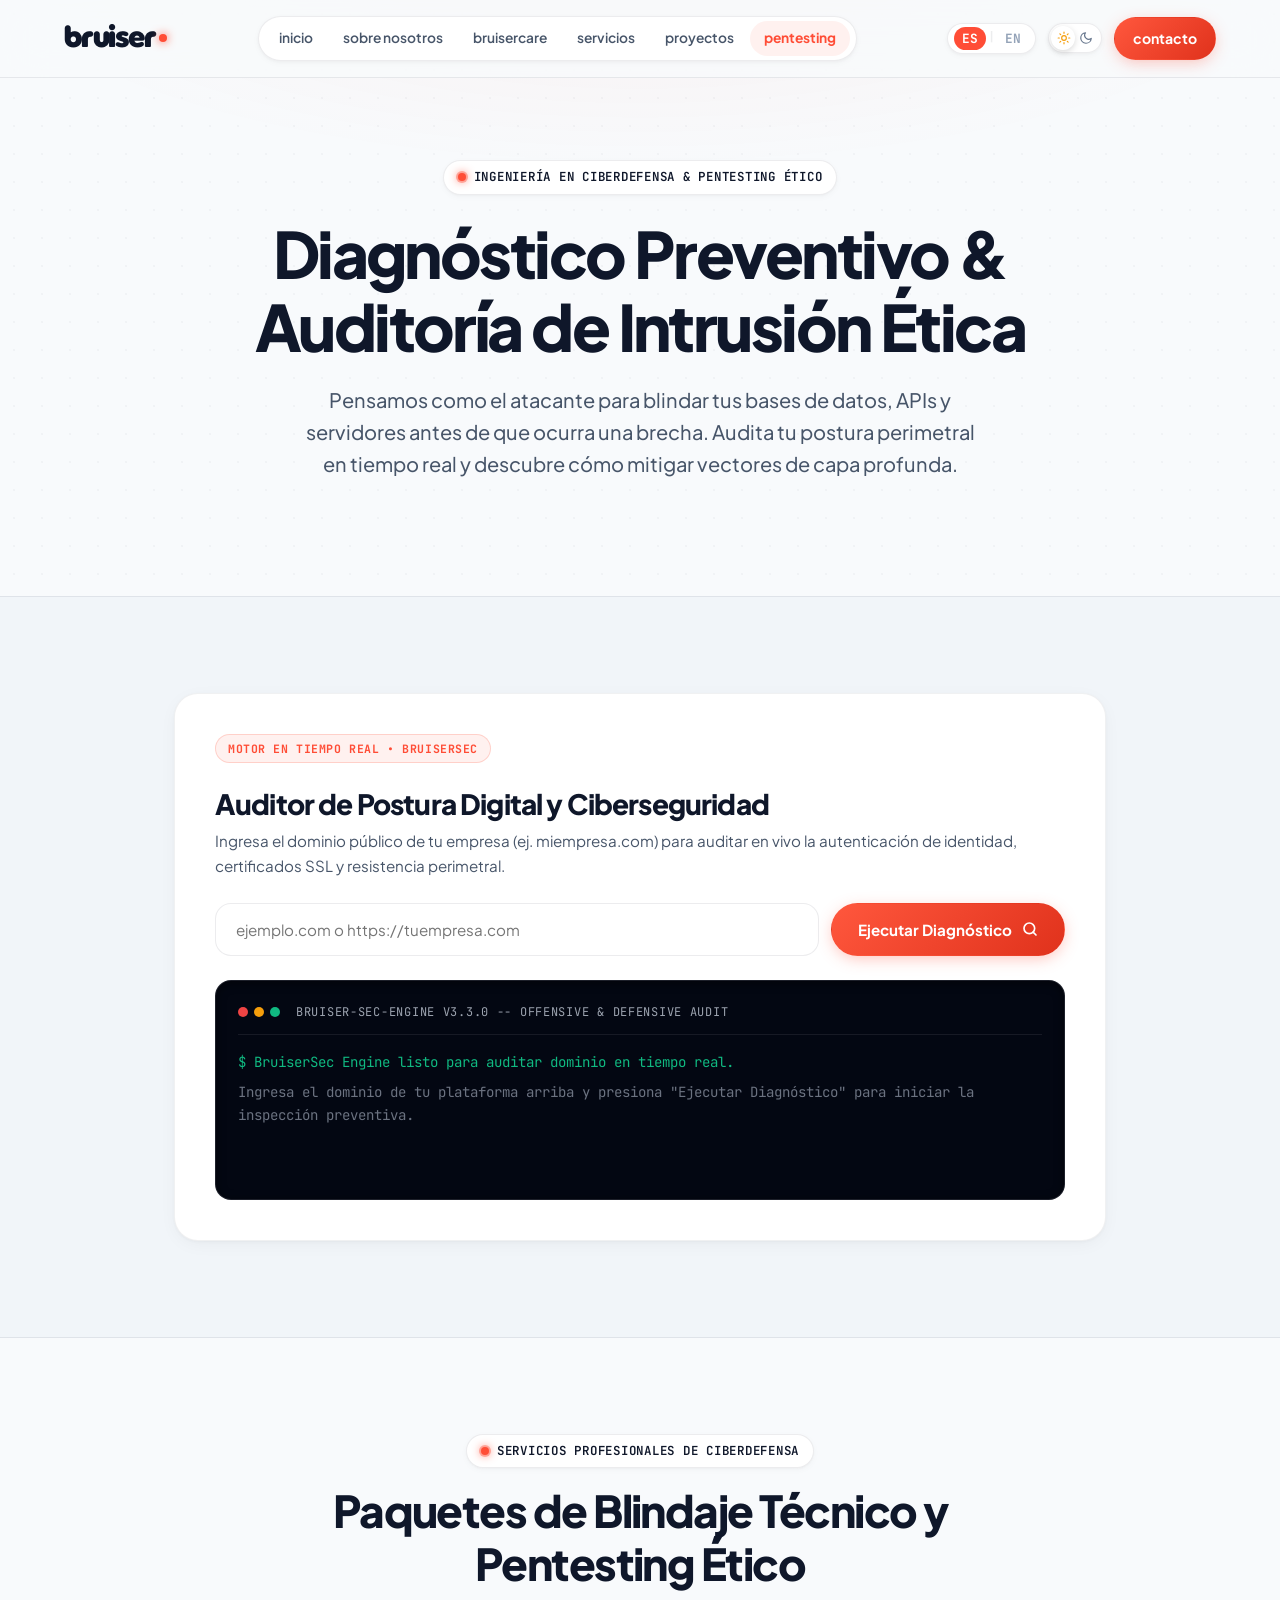
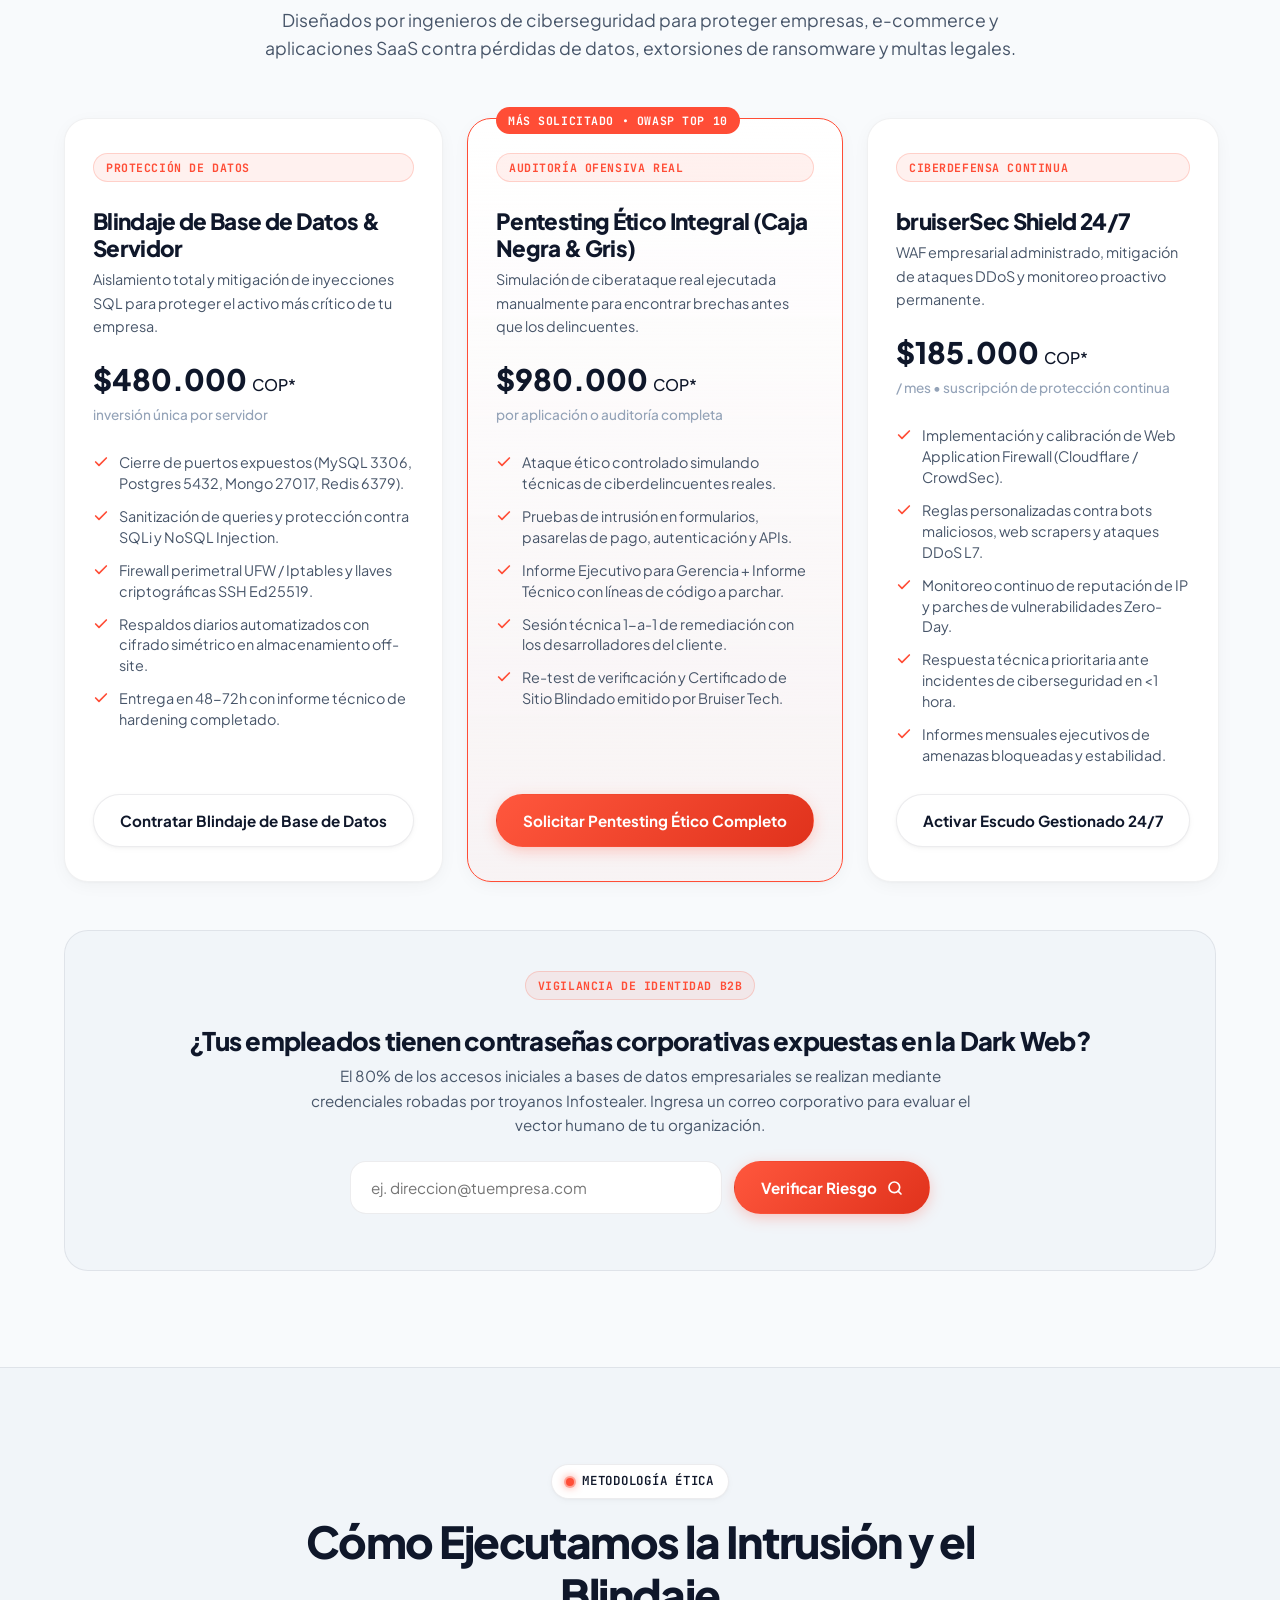
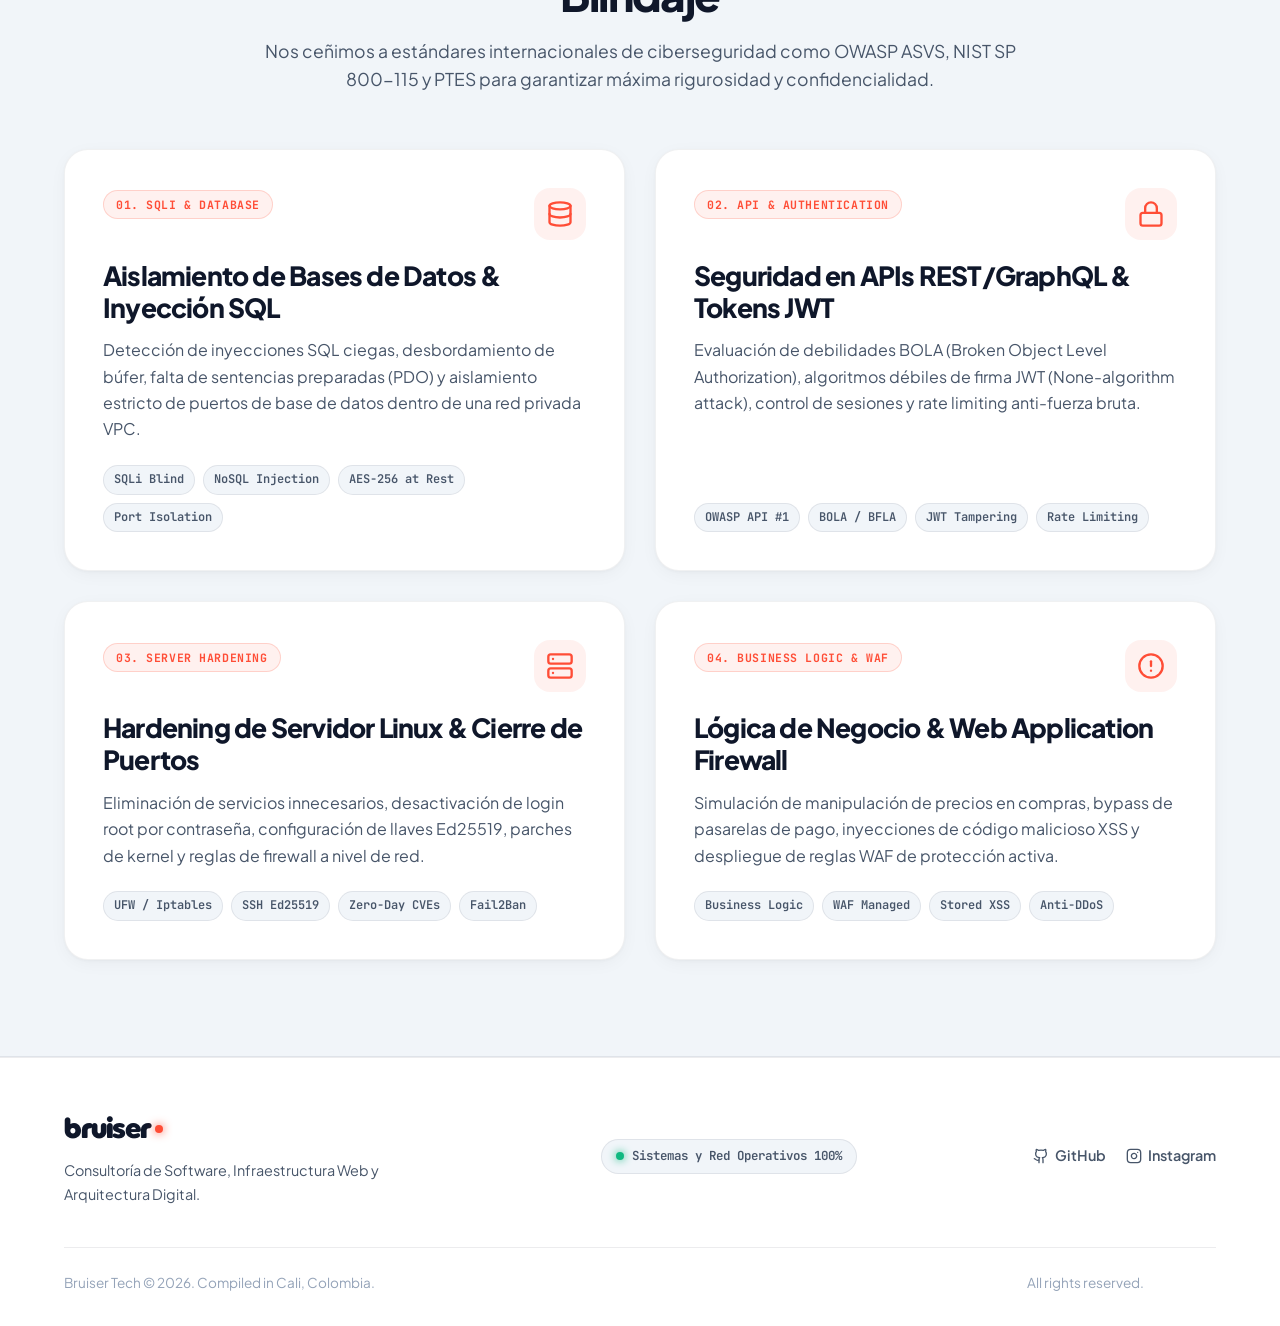
<file: pentesting.html>
<!DOCTYPE html>
<html lang="es" data-theme="light">
<head>
    <meta charset="UTF-8">
    <meta name="viewport" content="width=device-width, initial-scale=1.0">
    <title>Pentesting Ético & Diagnóstico de Ciberseguridad | Bruiser Tech</title>
    <meta name="description" content="Auditoría de ciberseguridad en tiempo real y pentesting ético. Blindaje de bases de datos, protección contra inyección SQL, auditoría OWASP Top 10 y defensa perimetral.">

    <!-- Google Fonts: Plus Jakarta Sans & JetBrains Mono -->
    <link rel="preconnect" href="https://fonts.googleapis.com">
    <link rel="preconnect" href="https://fonts.gstatic.com" crossorigin>
    <link href="https://fonts.googleapis.com/css2?family=JetBrains+Mono:wght@400;500;600;700&family=Plus+Jakarta+Sans:wght@400;500;600;700;800&display=swap" rel="stylesheet">

    <!-- Global Stylesheet -->
    <link rel="stylesheet" href="style.css">

    <!-- Page Specific Styles: Ethical Pentesting & Conversion Funnel -->
    <style>
        .scanner-card {
            background-color: var(--bg-card);
            border: 1px solid var(--border-card);
            border-radius: var(--radius-lg);
            padding: 40px;
            box-shadow: var(--shadow-card);
            position: relative;
        }

        .scanner-form {
            display: flex;
            gap: 12px;
            margin-bottom: 24px;
        }

        .scanner-input {
            flex-grow: 1;
            padding: 16px 20px;
            border-radius: var(--radius-md);
            border: 1px solid var(--border-color);
            background: var(--bg-input);
            color: var(--text-primary);
            font-family: var(--font-body);
            font-size: 0.95rem;
            transition: all var(--transition-fast);
        }

        .scanner-input:focus {
            outline: none;
            border-color: var(--brand-coral);
            box-shadow: 0 0 0 4px var(--brand-coral-light);
        }

        .terminal-window {
            background: #030712;
            border: 1px solid rgba(255, 255, 255, 0.1);
            border-radius: var(--radius-md);
            padding: 22px;
            font-family: var(--font-mono);
            font-size: 0.88rem;
            color: #10b981;
            min-height: 220px;
            max-height: 320px;
            overflow-y: auto;
            line-height: 1.65;
            box-shadow: inset 0 2px 10px rgba(0, 0, 0, 0.5);
        }

        .terminal-header {
            display: flex;
            align-items: center;
            gap: 6px;
            margin-bottom: 16px;
            padding-bottom: 12px;
            border-bottom: 1px solid rgba(255, 255, 255, 0.08);
        }

        .terminal-dot {
            width: 10px;
            height: 10px;
            border-radius: 50%;
        }

        .terminal-dot.red { background-color: #ef4444; }
        .terminal-dot.yellow { background-color: #f59e0b; }
        .terminal-dot.green { background-color: #10b981; }

        .terminal-title {
            font-size: 0.75rem;
            color: #9ca3af;
            margin-left: 10px;
            text-transform: uppercase;
            letter-spacing: 0.06em;
        }

        /* Results Display */
        .audit-results-card {
            display: none;
            margin-top: 36px;
            background: var(--bg-card);
            border: 1px solid var(--border-card);
            border-radius: var(--radius-lg);
            padding: 36px;
            box-shadow: var(--shadow-card);
            animation: fadeIn 0.4s ease;
        }

        @keyframes fadeIn {
            from { opacity: 0; transform: translateY(12px); }
            to { opacity: 1; transform: translateY(0); }
        }

        .audit-score-banner {
            display: flex;
            align-items: center;
            justify-content: space-between;
            background: var(--bg-secondary);
            border: 1px solid var(--border-color);
            border-radius: var(--radius-md);
            padding: 24px;
            margin-bottom: 30px;
            flex-wrap: wrap;
            gap: 20px;
        }

        .score-circle {
            width: 76px;
            height: 76px;
            border-radius: 50%;
            display: flex;
            flex-direction: column;
            align-items: center;
            justify-content: center;
            font-family: var(--font-heading);
            font-weight: 800;
            box-shadow: 0 4px 16px rgba(0, 0, 0, 0.1);
            color: #ffffff;
            flex-shrink: 0;
        }

        .score-a { background: linear-gradient(135deg, #10b981 0%, #059669 100%); }
        .score-b { background: linear-gradient(135deg, #3b82f6 0%, #2563eb 100%); }
        .score-c { background: linear-gradient(135deg, #f59e0b 0%, #d97706 100%); }
        .score-d { background: linear-gradient(135deg, #ef4444 0%, #dc2626 100%); }

        .audit-grid {
            display: grid;
            grid-template-columns: repeat(2, 1fr);
            gap: 20px;
            margin-bottom: 30px;
        }

        .audit-item {
            background: var(--bg-secondary);
            border: 1px solid var(--border-color);
            border-radius: var(--radius-md);
            padding: 22px;
            display: flex;
            flex-direction: column;
        }

        .audit-item-top {
            display: flex;
            align-items: center;
            justify-content: space-between;
            margin-bottom: 12px;
        }

        .audit-status-badge {
            font-family: var(--font-mono);
            font-size: 0.72rem;
            font-weight: 700;
            padding: 4px 10px;
            border-radius: var(--radius-pill);
            text-transform: uppercase;
        }

        .status-pass {
            background-color: rgba(16, 185, 129, 0.12);
            color: #10b981;
            border: 1px solid rgba(16, 185, 129, 0.3);
        }

        .status-warn {
            background-color: rgba(245, 158, 11, 0.12);
            color: #f59e0b;
            border: 1px solid rgba(245, 158, 11, 0.3);
        }

        .status-fail {
            background-color: rgba(239, 68, 68, 0.12);
            color: #ef4444;
            border: 1px solid rgba(239, 68, 68, 0.3);
        }

        .audit-item h4 {
            font-size: 1.1rem;
            margin-bottom: 6px;
        }

        .audit-item p {
            font-size: 0.9rem;
            color: var(--text-secondary);
            line-height: 1.5;
            margin-bottom: 12px;
        }

        .audit-meta {
            margin-top: auto;
            font-family: var(--font-mono);
            font-size: 0.78rem;
            color: var(--text-muted);
            background: var(--bg-card);
            padding: 8px 12px;
            border-radius: var(--radius-sm);
            word-break: break-all;
        }

        .audit-remediation-box {
            background: var(--brand-coral-light);
            border: 1px solid rgba(255, 77, 54, 0.3);
            border-radius: var(--radius-md);
            padding: 24px;
            margin-bottom: 28px;
        }

        .audit-remediation-box h4 {
            color: var(--brand-coral);
            font-size: 1.15rem;
            margin-bottom: 10px;
        }

        .audit-remediation-box ul {
            padding-left: 20px;
            color: var(--text-secondary);
            font-size: 0.92rem;
            line-height: 1.7;
        }

        /* Deep Vector Threat Warning Callout */
        .deep-vector-alert {
            background: linear-gradient(135deg, rgba(239, 68, 68, 0.08) 0%, rgba(245, 158, 11, 0.08) 100%);
            border: 1px solid rgba(239, 68, 68, 0.35);
            border-radius: var(--radius-md);
            padding: 26px;
            margin-bottom: 28px;
        }

        .deep-vector-alert-top {
            display: flex;
            align-items: center;
            gap: 12px;
            margin-bottom: 10px;
        }

        .deep-vector-alert h4 {
            color: #ef4444;
            font-size: 1.15rem;
            margin-bottom: 0;
            font-family: var(--font-heading);
        }

        .deep-vector-alert p {
            color: var(--text-secondary);
            font-size: 0.93rem;
            line-height: 1.6;
            margin-bottom: 0;
        }

        /* 3 Deep Attack Vectors Grid */
        .deep-vectors-grid {
            display: grid;
            grid-template-columns: repeat(3, 1fr);
            gap: 20px;
            margin-bottom: 30px;
        }

        .deep-vector-card {
            background: var(--bg-secondary);
            border: 1px solid var(--border-color);
            border-radius: var(--radius-md);
            padding: 22px;
            display: flex;
            flex-direction: column;
            transition: transform var(--transition-normal), border-color var(--transition-normal);
        }

        .deep-vector-card:hover {
            transform: translateY(-4px);
            border-color: var(--brand-coral);
        }

        .deep-vector-badge {
            font-family: var(--font-mono);
            font-size: 0.7rem;
            font-weight: 700;
            padding: 3px 8px;
            border-radius: var(--radius-pill);
            align-self: flex-start;
            margin-bottom: 12px;
            text-transform: uppercase;
        }

        .badge-db {
            background: rgba(239, 68, 68, 0.15);
            color: #ef4444;
            border: 1px solid rgba(239, 68, 68, 0.3);
        }

        .badge-api {
            background: rgba(245, 158, 11, 0.15);
            color: #f59e0b;
            border: 1px solid rgba(245, 158, 11, 0.3);
        }

        .badge-darkweb {
            background: rgba(139, 92, 246, 0.15);
            color: #8b5cf6;
            border: 1px solid rgba(139, 92, 246, 0.3);
        }

        .deep-vector-card h4 {
            font-size: 1.05rem;
            margin-bottom: 8px;
        }

        .deep-vector-card p {
            font-size: 0.88rem;
            color: var(--text-secondary);
            line-height: 1.55;
            margin-bottom: 16px;
            flex-grow: 1;
        }

        .deep-vector-btn {
            display: inline-flex;
            align-items: center;
            justify-content: center;
            gap: 8px;
            font-size: 0.84rem;
            font-weight: 600;
            padding: 10px 14px;
            border-radius: var(--radius-sm);
            text-decoration: none;
            background: var(--bg-card);
            border: 1px solid var(--border-color);
            color: var(--text-primary);
            transition: all var(--transition-fast);
        }

        .deep-vector-btn:hover {
            border-color: var(--brand-coral);
            color: var(--brand-coral);
            background: var(--brand-coral-light);
        }

        /* Executive Custom Proposal Box */
        .executive-proposal-box {
            background: var(--bg-secondary);
            border: 2px dashed rgba(255, 77, 54, 0.4);
            border-radius: var(--radius-md);
            padding: 26px;
            text-align: center;
        }

        .executive-proposal-box h4 {
            font-size: 1.25rem;
            margin-bottom: 8px;
        }

        .executive-proposal-box p {
            color: var(--text-secondary);
            font-size: 0.94rem;
            max-width: 640px;
            margin: 0 auto 20px;
            line-height: 1.6;
        }

        /* Commercial Pentesting Packages Grid */
        .pentest-packages-grid {
            display: grid;
            grid-template-columns: repeat(3, 1fr);
            gap: 24px;
            margin-top: 36px;
        }

        .pentest-pack-card {
            background: var(--bg-card);
            border: 1px solid var(--border-card);
            border-radius: var(--radius-lg);
            padding: 34px 28px;
            display: flex;
            flex-direction: column;
            position: relative;
            box-shadow: var(--shadow-card);
            transition: transform var(--transition-normal), border-color var(--transition-normal);
        }

        .pentest-pack-card:hover {
            transform: translateY(-6px);
        }

        .pentest-pack-card.popular {
            border-color: var(--brand-coral);
            background: linear-gradient(180deg, var(--bg-card) 0%, rgba(255, 77, 54, 0.04) 100%);
        }

        .pentest-pack-badge {
            position: absolute;
            top: -12px;
            left: 28px;
            background: var(--brand-coral);
            color: #ffffff;
            font-size: 0.72rem;
            font-weight: 700;
            font-family: var(--font-mono);
            padding: 4px 12px;
            border-radius: var(--radius-pill);
            letter-spacing: 0.05em;
            text-transform: uppercase;
        }

        .pentest-pack-price {
            font-size: 1.85rem;
            font-weight: 800;
            font-family: var(--font-heading);
            margin: 16px 0 6px;
            color: var(--text-primary);
        }

        .pentest-pack-period {
            font-size: 0.85rem;
            color: var(--text-muted);
            font-weight: 500;
        }

        .pentest-pack-features {
            list-style: none;
            margin: 20px 0 28px;
            padding: 0;
            display: flex;
            flex-direction: column;
            gap: 12px;
            font-size: 0.9rem;
            color: var(--text-secondary);
            flex-grow: 1;
        }

        .pentest-pack-features li {
            display: flex;
            align-items: flex-start;
            gap: 10px;
            line-height: 1.45;
        }

        .pentest-pack-features svg {
            flex-shrink: 0;
            margin-top: 2px;
            color: var(--brand-coral);
        }

        /* Dark Web Email Risk Simulator Widget */
        .darkweb-box {
            background: var(--bg-secondary);
            border: 1px solid var(--border-color);
            border-radius: var(--radius-lg);
            padding: 40px;
            text-align: center;
            margin-top: 48px;
        }

        @media (max-width: 992px) {
            .pentest-packages-grid,
            .deep-vectors-grid {
                grid-template-columns: 1fr;
            }
        }

        @media (max-width: 768px) {
            .scanner-form {
                flex-direction: column;
            }
            .audit-grid {
                grid-template-columns: 1fr;
            }
            .audit-score-banner {
                flex-direction: column;
                text-align: center;
            }
            .darkweb-box {
                padding: 24px 16px;
            }
        }
    </style>
</head>
<body>

    <!-- Header Navigation -->
    <header class="navbar" id="navbar">
        <div class="nav-container container">
            <a href="index.html" class="nav-logo">
                <span class="logo-text">bruiser</span>
                <span class="logo-dot"></span>
            </a>

            <nav class="nav-menu" id="nav-menu">
                <div class="pill-nav">
                    <a href="index.html" class="nav-link" data-i18n="nav_home">inicio</a>
                    <a href="nosotros.html" class="nav-link" data-i18n="nav_about">sobre nosotros</a>
                    <a href="bruisercare.html" class="nav-link" data-i18n="nav_bruisercare">bruiserCare</a>
                    <a href="servicios.html" class="nav-link" data-i18n="nav_services">servicios</a>
                    <a href="proyectos.html" class="nav-link" data-i18n="nav_projects">proyectos</a>
                    <a href="pentesting.html" class="nav-link active" data-i18n="nav_pentesting">pentesting</a>
                </div>
            </nav>

            <div class="nav-actions">
                <div class="lang-toggle">
                    <button class="lang-btn active" id="lang-es" data-lang="es">es</button>
                    <span class="lang-divider">|</span>
                    <button class="lang-btn" id="lang-en" data-lang="en">en</button>
                </div>
                <button class="theme-toggle-btn" id="theme-toggle" aria-label="Cambiar modo de color">
                    <span class="theme-icon theme-icon-sun">
                        <svg xmlns="http://www.w3.org/2000/svg" viewBox="0 0 24 24" fill="none" stroke="currentColor" stroke-width="2" stroke-linecap="round" stroke-linejoin="round"><circle cx="12" cy="12" r="4"/><path d="M12 2v2M12 20v2M4.93 4.93l1.41 1.41M17.66 17.66l1.41 1.41M2 12h2M20 12h2M4.93 19.07l1.41-1.41M17.66 6.34l1.41-1.41"/></svg>
                    </span>
                    <span class="theme-icon theme-icon-moon">
                        <svg xmlns="http://www.w3.org/2000/svg" viewBox="0 0 24 24" fill="none" stroke="currentColor" stroke-width="2" stroke-linecap="round" stroke-linejoin="round"><path d="M21 12.79A9 9 0 1 1 11.21 3 7 7 0 0 0 21 12.79z"/></svg>
                    </span>
                    <span class="theme-toggle-thumb"></span>
                </button>
                <a href="contacto.html" class="btn btn-primary nav-cta">
                    <span data-i18n="nav_contact">contacto</span>
                </a>
                <button class="mobile-toggle" id="mobile-toggle" aria-label="Menu">
                    <span></span>
                    <span></span>
                    <span></span>
                </button>
            </div>
        </div>
    </header>

    <main>
        <!-- Page Header -->
        <section class="hero-section">
            <div class="container hero-content">
                <div class="badge">
                    <span class="badge-dot"></span>
                    <span data-i18n="pentest_badge">Ingeniería en Ciberdefensa & Pentesting Ético</span>
                </div>
                <h1 class="hero-title" data-i18n="pentest_title">
                    Diagnóstico Preventivo & Auditoría de Intrusión Ética
                </h1>
                <p class="hero-subtitle" data-i18n="pentest_subtitle">
                    Pensamos como el atacante para blindar tus bases de datos, APIs y servidores antes de que ocurra una brecha. Audita tu postura perimetral en tiempo real y descubre cómo mitigar vectores de capa profunda.
                </p>
            </div>
        </section>

        <!-- Scanner Console & Interactive Diagnostic Tool -->
        <section class="section-padding bg-secondary">
            <div class="container" style="max-width: 980px;">
                <div class="scanner-card">
                    <div style="margin-bottom: 24px;">
                        <span class="service-badge">MOTOR EN TIEMPO REAL • BRUISERSEC</span>
                        <h3 style="font-size: 1.75rem; margin-top: 6px; margin-bottom: 8px;" data-i18n="scanner_heading">Auditor de Postura Digital y Ciberseguridad</h3>
                        <p style="color: var(--text-secondary); font-size: 0.95rem;" data-i18n="scanner_sub">Ingresa el dominio público de tu empresa (ej. miempresa.com) para auditar en vivo la autenticación de identidad, certificados SSL y resistencia perimetral.</p>
                    </div>

                    <form id="pentest-scanner-form" class="scanner-form">
                        <input type="text" id="target-url" class="scanner-input" placeholder="ejemplo.com o https://tuempresa.com" required autocomplete="off">
                        <button type="submit" class="btn btn-primary" id="scan-btn">
                            <span data-i18n="scan_btn">Ejecutar Diagnóstico</span>
                            <svg xmlns="http://www.w3.org/2000/svg" width="16" height="16" viewBox="0 0 24 24" fill="none" stroke="currentColor" stroke-width="2.5" stroke-linecap="round" stroke-linejoin="round"><circle cx="11" cy="11" r="8"/><line x1="21" y1="21" x2="16.65" y2="16.65"/></svg>
                        </button>
                    </form>

                    <div class="terminal-window" id="terminal-output">
                        <div class="terminal-header">
                            <span class="terminal-dot red"></span>
                            <span class="terminal-dot yellow"></span>
                            <span class="terminal-dot green"></span>
                            <span class="terminal-title">bruiser-sec-engine v3.3.0 -- offensive & defensive audit</span>
                        </div>
                        <div>$ BruiserSec Engine listo para auditar dominio en tiempo real.</div>
                        <div style="color: #6b7280; margin-top: 6px;">Ingresa el dominio de tu plataforma arriba y presiona "Ejecutar Diagnóstico" para iniciar la inspección preventiva.</div>
                    </div>
                </div>

                <!-- Live Results Report (Reveals dynamically upon scan completion) -->
                <div class="audit-results-card" id="audit-results-card">
                    <div class="audit-score-banner">
                        <div>
                            <span class="service-badge" id="report-domain-badge">DOMINIO AUDITADO</span>
                            <h3 style="font-size: 1.75rem; margin-top: 6px; margin-bottom: 4px;" id="report-title">Resultado de la Auditoría Perimetral</h3>
                            <p style="color: var(--text-secondary); font-size: 0.9rem;" id="report-timestamp">Inspección finalizada exitosamente.</p>
                        </div>
                        <div style="display: flex; align-items: center; gap: 16px;">
                            <div class="score-circle score-a" id="score-circle">
                                <span style="font-size: 1.6rem; line-height: 1;" id="score-grade">A</span>
                                <span style="font-size: 0.68rem; font-family: var(--font-mono);" id="score-pct">95%</span>
                            </div>
                            <div>
                                <span style="font-size: 0.8rem; font-weight: 700; color: var(--text-muted); text-transform: uppercase;">Estado Perimetral</span>
                                <h4 style="font-size: 1.15rem;" id="score-status-text">Protegido</h4>
                            </div>
                        </div>
                    </div>

                    <!-- 4 Diagnostic Pillars Grid -->
                    <div class="audit-grid" id="audit-grid">
                        <!-- Pillar 1: SSL / TLS Certificate -->
                        <div class="audit-item" id="audit-cert-box">
                            <div class="audit-item-top">
                                <span class="service-badge" style="margin-bottom: 0;">01. CIFRADO TLS/SSL</span>
                                <span class="audit-status-badge status-pass" id="cert-status-badge">VÁLIDO</span>
                            </div>
                            <h4 id="cert-heading">Certificado SSL / HTTPS</h4>
                            <p id="cert-desc">Cifrado de transporte activo protegiendo la confidencialidad de tus usuarios.</p>
                            <div class="audit-meta" id="cert-meta">Consultando datos...</div>
                        </div>

                        <!-- Pillar 2: Anti-Spoofing & DMARC -->
                        <div class="audit-item" id="audit-dmarc-box">
                            <div class="audit-item-top">
                                <span class="service-badge" style="margin-bottom: 0;">02. ANTI-SPOOFING DMARC</span>
                                <span class="audit-status-badge status-pass" id="dmarc-status-badge">ACTIVO</span>
                            </div>
                            <h4 id="dmarc-heading">Autenticación DMARC</h4>
                            <p id="dmarc-desc">Protección contra falsificación y phishing de tu identidad corporativa.</p>
                            <div class="audit-meta" id="dmarc-meta">Consultando política...</div>
                        </div>

                        <!-- Pillar 3: SPF Email Auth -->
                        <div class="audit-item" id="audit-spf-box">
                            <div class="audit-item-top">
                                <span class="service-badge" style="margin-bottom: 0;">03. AUTORIZACIÓN SPF</span>
                                <span class="audit-status-badge status-pass" id="spf-status-badge">CONFIGURADO</span>
                            </div>
                            <h4 id="spf-heading">Registro SPF (Sender Policy)</h4>
                            <p id="spf-desc">Lista autorizada de servidores habilitados para despachar correos institucionales.</p>
                            <div class="audit-meta" id="spf-meta">Consultando SPF...</div>
                        </div>

                        <!-- Pillar 4: DNS & CAA Protection -->
                        <div class="audit-item" id="audit-dns-box">
                            <div class="audit-item-top">
                                <span class="service-badge" style="margin-bottom: 0;">04. RESILIENCIA DNS & CAA</span>
                                <span class="audit-status-badge status-pass" id="dns-status-badge">ACTIVO</span>
                            </div>
                            <h4 id="dns-heading">Infraestructura DNS & CAA</h4>
                            <p id="dns-desc">Resolución A/AAAA y restricción de emisión de certificados SSL no autorizados.</p>
                            <div class="audit-meta" id="dns-meta">Consultando registros...</div>
                        </div>
                    </div>

                    <!-- Remediation & Action Recommendations -->
                    <div class="audit-remediation-box" id="audit-remediation-box">
                        <h4 id="remediation-title">Hallazgos y Recomendaciones Preventivas</h4>
                        <ul id="remediation-list">
                            <li>El sistema generará recomendaciones específicas para tu dominio.</li>
                        </ul>
                    </div>

                    <!-- DEEP ATTACK VECTOR CALLOUT (THE ETHICAL HACKER REALITY CHECK) -->
                    <div class="deep-vector-alert">
                        <div class="deep-vector-alert-top">
                            <svg xmlns="http://www.w3.org/2000/svg" width="24" height="24" viewBox="0 0 24 24" fill="none" stroke="#ef4444" stroke-width="2" stroke-linecap="round" stroke-linejoin="round"><path d="m21.73 18-8-14a2 2 0 0 0-3.48 0l-8 14A2 2 0 0 0 4 21h16a2 2 0 0 0 1.73-3Z"/><line x1="12" y1="9" x2="12" y2="13"/><line x1="12" y1="17" x2="12.01" y2="17"/></svg>
                            <h4>Advertencia del Ingeniero Ético: La Amenaza Real está en la Capa Profunda</h4>
                        </div>
                        <p>
                            El diagnóstico anterior analizó la <strong>superficie pública visible (apenas 15% del vector de ataque)</strong>. El 85% de las brechas graves y secuestros de datos corporativos no ocurren por un certificado SSL vencido, sino en la <strong>Capa Profunda</strong>: inyecciones SQL en la base de datos, puertos de backend expuestos sin firewall, APIs sin control de acceso y contraseñas de empleados filtradas en la Dark Web.
                        </p>
                    </div>

                    <!-- 3 Deep Vector Attack Cards -->
                    <div class="deep-vectors-grid">
                        <!-- Vector 1: Base de Datos & SQLi -->
                        <div class="deep-vector-card">
                            <span class="deep-vector-badge badge-db">RIESGO CRÍTICO #1</span>
                            <h4>Base de Datos & Inyección SQL</h4>
                            <p>El activo más valioso de tu empresa. Evaluamos si tu backend es vulnerable a inyección SQL (SQLi ciega, Time-based), si los puertos MySQL (3306), Postgres (5432) o Mongo (27017) están expuestos a la red pública, y si los respaldos carecen de cifrado AES-256.</p>
                            <a href="https://wa.me/573053862774?text=Hola%20Bruiser%20Tech,%20deseo%20cotizar%20un%20Blindaje%20de%20Base%20de%20Datos%20y%20mitigaci%C3%B3n%20SQLi%20para%20mi%20plataforma." target="_blank" rel="noopener noreferrer" class="deep-vector-btn" id="db-shield-btn">
                                <span>Blindar Base de Datos</span>
                                <svg xmlns="http://www.w3.org/2000/svg" width="14" height="14" viewBox="0 0 24 24" fill="none" stroke="currentColor" stroke-width="2.5" stroke-linecap="round" stroke-linejoin="round"><path d="M5 12h14"/><path d="m12 5 7 7-7 7"/></svg>
                            </a>
                        </div>

                        <!-- Vector 2: APIs & OWASP Top 10 -->
                        <div class="deep-vector-card">
                            <span class="deep-vector-badge badge-api">FUGA SILENCIOSA</span>
                            <h4>APIs, Auth & Lógica de Negocio</h4>
                            <p>Auditoría de vulnerabilidades BOLA (Broken Object Level Authorization), bypass de autenticación en tokens JWT, manipulación de precios en carritos de compra y endpoints administrativos desprotegidos (/wp-admin, /api, /swagger).</p>
                            <a href="https://wa.me/573053862774?text=Hola%20Bruiser%20Tech,%20deseo%20un%20Pentesting%20de%20APIs%20y%20autenticaci%C3%B3n%20OWASP%20para%20mi%20sitio." target="_blank" rel="noopener noreferrer" class="deep-vector-btn" id="api-pentest-btn">
                                <span>Pentest de APIs & Lógica</span>
                                <svg xmlns="http://www.w3.org/2000/svg" width="14" height="14" viewBox="0 0 24 24" fill="none" stroke="currentColor" stroke-width="2.5" stroke-linecap="round" stroke-linejoin="round"><path d="M5 12h14"/><path d="m12 5 7 7-7 7"/></svg>
                            </a>
                        </div>

                        <!-- Vector 3: Dark Web & Credenciales -->
                        <div class="deep-vector-card">
                            <span class="deep-vector-badge badge-darkweb">VECTOR HUMANO</span>
                            <h4>Dark Web & Robo de Sesiones</h4>
                            <p>Un atacante no necesita forzar cerraduras si compra la contraseña de tu empleado por $5 USD en Telegram. Monitoreamos si los correos @tudominio.com han sido interceptados por malware Infostealer (RedLine, Lumma, Vidar).</p>
                            <a href="https://wa.me/573053862774?text=Hola%20Bruiser%20Tech,%20solicito%20una%20Auditor%C3%ADa%20de%20Exposici%C3%B3n%20en%20la%20Dark%20Web%20de%20mis%20correos%20corporativos." target="_blank" rel="noopener noreferrer" class="deep-vector-btn" id="darkweb-audit-btn">
                                <span>Auditoría Dark Web</span>
                                <svg xmlns="http://www.w3.org/2000/svg" width="14" height="14" viewBox="0 0 24 24" fill="none" stroke="currentColor" stroke-width="2.5" stroke-linecap="round" stroke-linejoin="round"><path d="M5 12h14"/><path d="m12 5 7 7-7 7"/></svg>
                            </a>
                        </div>
                    </div>

                    <!-- Personalized Executive Proposal Box -->
                    <div class="executive-proposal-box" id="executive-proposal-box">
                        <span class="service-badge" style="margin-bottom: 8px;">PLAN DE ACCIÓN RECOMENDADO</span>
                        <h4 id="proposal-target-heading">Propuesta de Blindaje Integral para tu Dominio</h4>
                        <p id="proposal-target-desc">
                            Con base en los hallazgos perimetrales y los vectores profundos identificados, nuestros ingenieros ofensivos recomiendan ejecutar una prueba de penetración controlada y el aislamiento estricto de tu base de datos.
                        </p>
                        <a href="https://wa.me/573053862774" target="_blank" rel="noopener noreferrer" class="btn btn-primary" id="remediation-wa-btn" style="padding: 16px 32px; font-size: 1rem;">
                            <span>Contratar Auditoría y Blindaje Ético por WhatsApp</span>
                            <svg xmlns="http://www.w3.org/2000/svg" width="18" height="18" viewBox="0 0 24 24" fill="none" stroke="currentColor" stroke-width="2.5" stroke-linecap="round" stroke-linejoin="round"><path d="M5 12h14"/><path d="m12 5 7 7-7 7"/></svg>
                        </a>
                    </div>
                </div>

            </div>
        </section>

        <!-- High-Ticket Cybersecurity Packages Section -->
        <section class="section-padding">
            <div class="container">
                <div class="section-header">
                    <div class="badge">
                        <span class="badge-dot"></span>
                        <span data-i18n="packages_badge">Servicios Profesionales de Ciberdefensa</span>
                    </div>
                    <h2 data-i18n="packages_title">Paquetes de Blindaje Técnico y Pentesting Ético</h2>
                    <p class="section-subtitle" data-i18n="packages_subtitle">
                        Diseñados por ingenieros de ciberseguridad para proteger empresas, e-commerce y aplicaciones SaaS contra pérdidas de datos, extorsiones de ransomware y multas legales.
                    </p>
                </div>

                <div class="pentest-packages-grid">
                    <!-- Package 1: Database Hardening -->
                    <div class="pentest-pack-card">
                        <span class="service-badge">PROTECCIÓN DE DATOS</span>
                        <h3 style="font-size: 1.4rem; margin-top: 8px; margin-bottom: 6px;">Blindaje de Base de Datos & Servidor</h3>
                        <p style="color: var(--text-secondary); font-size: 0.9rem;">Aislamiento total y mitigación de inyecciones SQL para proteger el activo más crítico de tu empresa.</p>
                        
                        <div class="pentest-pack-price">
                            $480.000 <span style="font-size: 1rem; font-weight: 500;">COP*</span>
                            <div class="pentest-pack-period">inversión única por servidor</div>
                        </div>

                        <ul class="pentest-pack-features">
                            <li>
                                <svg xmlns="http://www.w3.org/2000/svg" width="16" height="16" viewBox="0 0 24 24" fill="none" stroke="currentColor" stroke-width="2.5" stroke-linecap="round" stroke-linejoin="round"><polyline points="20 6 9 17 4 12"/></svg>
                                <span>Cierre de puertos expuestos (MySQL 3306, Postgres 5432, Mongo 27017, Redis 6379).</span>
                            </li>
                            <li>
                                <svg xmlns="http://www.w3.org/2000/svg" width="16" height="16" viewBox="0 0 24 24" fill="none" stroke="currentColor" stroke-width="2.5" stroke-linecap="round" stroke-linejoin="round"><polyline points="20 6 9 17 4 12"/></svg>
                                <span>Sanitización de queries y protección contra SQLi y NoSQL Injection.</span>
                            </li>
                            <li>
                                <svg xmlns="http://www.w3.org/2000/svg" width="16" height="16" viewBox="0 0 24 24" fill="none" stroke="currentColor" stroke-width="2.5" stroke-linecap="round" stroke-linejoin="round"><polyline points="20 6 9 17 4 12"/></svg>
                                <span>Firewall perimetral UFW / Iptables y llaves criptográficas SSH Ed25519.</span>
                            </li>
                            <li>
                                <svg xmlns="http://www.w3.org/2000/svg" width="16" height="16" viewBox="0 0 24 24" fill="none" stroke="currentColor" stroke-width="2.5" stroke-linecap="round" stroke-linejoin="round"><polyline points="20 6 9 17 4 12"/></svg>
                                <span>Respaldos diarios automatizados con cifrado simétrico en almacenamiento off-site.</span>
                            </li>
                            <li>
                                <svg xmlns="http://www.w3.org/2000/svg" width="16" height="16" viewBox="0 0 24 24" fill="none" stroke="currentColor" stroke-width="2.5" stroke-linecap="round" stroke-linejoin="round"><polyline points="20 6 9 17 4 12"/></svg>
                                <span>Entrega en 48-72h con informe técnico de hardening completado.</span>
                            </li>
                        </ul>

                        <a href="https://wa.me/573053862774?text=Hola%20Bruiser%20Tech,%20deseo%20contratar%20el%20Pack%20de%20Blindaje%20de%20Base%20de%20Datos%20y%20Servidor%20por%20$480.000%20COP." target="_blank" rel="noopener noreferrer" class="btn btn-secondary" style="width: 100%; justify-content: center;">
                            Contratar Blindaje de Base de Datos
                        </a>
                    </div>

                    <!-- Package 2: Comprehensive Ethical Pentest (Most Popular) -->
                    <div class="pentest-pack-card popular">
                        <span class="pentest-pack-badge">MÁS SOLICITADO • OWASP TOP 10</span>
                        <span class="service-badge">AUDITORÍA OFENSIVA REAL</span>
                        <h3 style="font-size: 1.4rem; margin-top: 8px; margin-bottom: 6px;">Pentesting Ético Integral (Caja Negra & Gris)</h3>
                        <p style="color: var(--text-secondary); font-size: 0.9rem;">Simulación de ciberataque real ejecutada manualmente para encontrar brechas antes que los delincuentes.</p>
                        
                        <div class="pentest-pack-price">
                            $980.000 <span style="font-size: 1rem; font-weight: 500;">COP*</span>
                            <div class="pentest-pack-period">por aplicación o auditoría completa</div>
                        </div>

                        <ul class="pentest-pack-features">
                            <li>
                                <svg xmlns="http://www.w3.org/2000/svg" width="16" height="16" viewBox="0 0 24 24" fill="none" stroke="currentColor" stroke-width="2.5" stroke-linecap="round" stroke-linejoin="round"><polyline points="20 6 9 17 4 12"/></svg>
                                <span>Ataque ético controlado simulando técnicas de ciberdelincuentes reales.</span>
                            </li>
                            <li>
                                <svg xmlns="http://www.w3.org/2000/svg" width="16" height="16" viewBox="0 0 24 24" fill="none" stroke="currentColor" stroke-width="2.5" stroke-linecap="round" stroke-linejoin="round"><polyline points="20 6 9 17 4 12"/></svg>
                                <span>Pruebas de intrusión en formularios, pasarelas de pago, autenticación y APIs.</span>
                            </li>
                            <li>
                                <svg xmlns="http://www.w3.org/2000/svg" width="16" height="16" viewBox="0 0 24 24" fill="none" stroke="currentColor" stroke-width="2.5" stroke-linecap="round" stroke-linejoin="round"><polyline points="20 6 9 17 4 12"/></svg>
                                <span>Informe Ejecutivo para Gerencia + Informe Técnico con líneas de código a parchar.</span>
                            </li>
                            <li>
                                <svg xmlns="http://www.w3.org/2000/svg" width="16" height="16" viewBox="0 0 24 24" fill="none" stroke="currentColor" stroke-width="2.5" stroke-linecap="round" stroke-linejoin="round"><polyline points="20 6 9 17 4 12"/></svg>
                                <span>Sesión técnica 1-a-1 de remediación con los desarrolladores del cliente.</span>
                            </li>
                            <li>
                                <svg xmlns="http://www.w3.org/2000/svg" width="16" height="16" viewBox="0 0 24 24" fill="none" stroke="currentColor" stroke-width="2.5" stroke-linecap="round" stroke-linejoin="round"><polyline points="20 6 9 17 4 12"/></svg>
                                <span>Re-test de verificación y Certificado de Sitio Blindado emitido por Bruiser Tech.</span>
                            </li>
                        </ul>

                        <a href="https://wa.me/573053862774?text=Hola%20Bruiser%20Tech,%20deseo%20agendar%20un%20Pentesting%20%C3%89tico%20Integral%20(Caja%20Negra/Gris)%20por%20$980.000%20COP." target="_blank" rel="noopener noreferrer" class="btn btn-primary" style="width: 100%; justify-content: center;">
                            Solicitar Pentesting Ético Completo
                        </a>
                    </div>

                    <!-- Package 3: Managed Shield 24/7 -->
                    <div class="pentest-pack-card">
                        <span class="service-badge">CIBERDEFENSA CONTINUA</span>
                        <h3 style="font-size: 1.4rem; margin-top: 8px; margin-bottom: 6px;">bruiserSec Shield 24/7</h3>
                        <p style="color: var(--text-secondary); font-size: 0.9rem;">WAF empresarial administrado, mitigación de ataques DDoS y monitoreo proactivo permanente.</p>
                        
                        <div class="pentest-pack-price">
                            $185.000 <span style="font-size: 1rem; font-weight: 500;">COP*</span>
                            <div class="pentest-pack-period">/ mes • suscripción de protección continua</div>
                        </div>

                        <ul class="pentest-pack-features">
                            <li>
                                <svg xmlns="http://www.w3.org/2000/svg" width="16" height="16" viewBox="0 0 24 24" fill="none" stroke="currentColor" stroke-width="2.5" stroke-linecap="round" stroke-linejoin="round"><polyline points="20 6 9 17 4 12"/></svg>
                                <span>Implementación y calibración de Web Application Firewall (Cloudflare / CrowdSec).</span>
                            </li>
                            <li>
                                <svg xmlns="http://www.w3.org/2000/svg" width="16" height="16" viewBox="0 0 24 24" fill="none" stroke="currentColor" stroke-width="2.5" stroke-linecap="round" stroke-linejoin="round"><polyline points="20 6 9 17 4 12"/></svg>
                                <span>Reglas personalizadas contra bots maliciosos, web scrapers y ataques DDoS L7.</span>
                            </li>
                            <li>
                                <svg xmlns="http://www.w3.org/2000/svg" width="16" height="16" viewBox="0 0 24 24" fill="none" stroke="currentColor" stroke-width="2.5" stroke-linecap="round" stroke-linejoin="round"><polyline points="20 6 9 17 4 12"/></svg>
                                <span>Monitoreo continuo de reputación de IP y parches de vulnerabilidades Zero-Day.</span>
                            </li>
                            <li>
                                <svg xmlns="http://www.w3.org/2000/svg" width="16" height="16" viewBox="0 0 24 24" fill="none" stroke="currentColor" stroke-width="2.5" stroke-linecap="round" stroke-linejoin="round"><polyline points="20 6 9 17 4 12"/></svg>
                                <span>Respuesta técnica prioritaria ante incidentes de ciberseguridad en &lt;1 hora.</span>
                            </li>
                            <li>
                                <svg xmlns="http://www.w3.org/2000/svg" width="16" height="16" viewBox="0 0 24 24" fill="none" stroke="currentColor" stroke-width="2.5" stroke-linecap="round" stroke-linejoin="round"><polyline points="20 6 9 17 4 12"/></svg>
                                <span>Informes mensuales ejecutivos de amenazas bloqueadas y estabilidad.</span>
                            </li>
                        </ul>

                        <a href="https://wa.me/573053862774?text=Hola%20Bruiser%20Tech,%20deseo%20activar%20el%20servicio%20de%20Ciberdefensa%20Gestionada%20bruiserSec%20Shield%2024/7." target="_blank" rel="noopener noreferrer" class="btn btn-secondary" style="width: 100%; justify-content: center;">
                            Activar Escudo Gestionado 24/7
                        </a>
                    </div>
                </div>

                <!-- Interactive Dark Web Corporate Email Risk Widget -->
                <div class="darkweb-box">
                    <span class="service-badge">VIGILANCIA DE IDENTIDAD B2B</span>
                    <h3 style="font-size: 1.6rem; margin-top: 8px; margin-bottom: 8px;">¿Tus empleados tienen contraseñas corporativas expuestas en la Dark Web?</h3>
                    <p style="color: var(--text-secondary); max-width: 680px; margin: 0 auto 24px; font-size: 0.95rem; line-height: 1.6;">
                        El 80% de los accesos iniciales a bases de datos empresariales se realizan mediante credenciales robadas por troyanos Infostealer. Ingresa un correo corporativo para evaluar el vector humano de tu organización.
                    </p>

                    <form id="darkweb-test-form" class="scanner-form" style="max-width: 580px; margin: 0 auto 16px;">
                        <input type="email" id="darkweb-email" class="scanner-input" placeholder="ej. direccion@tuempresa.com" required autocomplete="off">
                        <button type="submit" class="btn btn-primary" id="darkweb-btn">
                            <span>Verificar Riesgo</span>
                            <svg xmlns="http://www.w3.org/2000/svg" width="16" height="16" viewBox="0 0 24 24" fill="none" stroke="currentColor" stroke-width="2.5" stroke-linecap="round" stroke-linejoin="round"><circle cx="11" cy="11" r="8"/><line x1="21" y1="21" x2="16.65" y2="16.65"/></svg>
                        </button>
                    </form>

                    <div id="darkweb-result" style="display: none; max-width: 680px; margin: 0 auto; padding: 22px; border-radius: var(--radius-md); font-size: 0.92rem; line-height: 1.6; text-align: left; background: var(--bg-card); border: 1px solid var(--border-color); animation: fadeIn 0.3s ease;">
                    </div>
                </div>

            </div>
        </section>

        <!-- Threat Prevention Matrix (OWASP & Hardening Standards) -->
        <section class="section-padding bg-secondary">
            <div class="container">
                <div class="section-header">
                    <div class="badge">
                        <span class="badge-dot"></span>
                        <span data-i18n="audit_scope_badge">Metodología Ética</span>
                    </div>
                    <h2 data-i18n="audit_scope_title">Cómo Ejecutamos la Intrusión y el Blindaje</h2>
                    <p class="section-subtitle">
                        Nos ceñimos a estándares internacionales de ciberseguridad como OWASP ASVS, NIST SP 800-115 y PTES para garantizar máxima rigurosidad y confidencialidad.
                    </p>
                </div>

                <div class="services-grid">
                    <div class="service-card card-hover">
                        <div class="service-card-top">
                            <span class="service-badge">01. SQLI & DATABASE</span>
                            <div class="service-icon-box">
                                <svg xmlns="http://www.w3.org/2000/svg" viewBox="0 0 24 24" fill="none" stroke="currentColor" stroke-width="2" stroke-linecap="round" stroke-linejoin="round"><ellipse cx="12" cy="5" rx="9" ry="3"/><path d="M21 12c0 1.66-4 3-9 3s-9-1.34-9-3"/><path d="M3 5v14c0 1.66 4 3 9 3s9-1.34 9-3V5"/></svg>
                            </div>
                        </div>
                        <h3 data-i18n="check1_title">Aislamiento de Bases de Datos & Inyección SQL</h3>
                        <p data-i18n="check1_desc">Detección de inyecciones SQL ciegas, desbordamiento de búfer, falta de sentencias preparadas (PDO) y aislamiento estricto de puertos de base de datos dentro de una red privada VPC.</p>
                        <div class="tech-pills">
                            <span class="tech-pill">SQLi Blind</span>
                            <span class="tech-pill">NoSQL Injection</span>
                            <span class="tech-pill">AES-256 at Rest</span>
                            <span class="tech-pill">Port Isolation</span>
                        </div>
                    </div>

                    <div class="service-card card-hover">
                        <div class="service-card-top">
                            <span class="service-badge">02. API & AUTHENTICATION</span>
                            <div class="service-icon-box">
                                <svg xmlns="http://www.w3.org/2000/svg" viewBox="0 0 24 24" fill="none" stroke="currentColor" stroke-width="2" stroke-linecap="round" stroke-linejoin="round"><rect x="3" y="11" width="18" height="11" rx="2" ry="2"/><path d="M7 11V7a5 5 0 0 1 10 0v4"/></svg>
                            </div>
                        </div>
                        <h3 data-i18n="check2_title">Seguridad en APIs REST/GraphQL & Tokens JWT</h3>
                        <p data-i18n="check2_desc">Evaluación de debilidades BOLA (Broken Object Level Authorization), algoritmos débiles de firma JWT (None-algorithm attack), control de sesiones y rate limiting anti-fuerza bruta.</p>
                        <div class="tech-pills">
                            <span class="tech-pill">OWASP API #1</span>
                            <span class="tech-pill">BOLA / BFLA</span>
                            <span class="tech-pill">JWT Tampering</span>
                            <span class="tech-pill">Rate Limiting</span>
                        </div>
                    </div>

                    <div class="service-card card-hover">
                        <div class="service-card-top">
                            <span class="service-badge">03. SERVER HARDENING</span>
                            <div class="service-icon-box">
                                <svg xmlns="http://www.w3.org/2000/svg" viewBox="0 0 24 24" fill="none" stroke="currentColor" stroke-width="2" stroke-linecap="round" stroke-linejoin="round"><rect x="2" y="2" width="20" height="8" rx="2" ry="2"/><rect x="2" y="14" width="20" height="8" rx="2" ry="2"/><line x1="6" y1="6" x2="6.01" y2="6"/><line x1="6" y1="18" x2="6.01" y2="18"/></svg>
                            </div>
                        </div>
                        <h3 data-i18n="check3_title">Hardening de Servidor Linux & Cierre de Puertos</h3>
                        <p data-i18n="check3_desc">Eliminación de servicios innecesarios, desactivación de login root por contraseña, configuración de llaves Ed25519, parches de kernel y reglas de firewall a nivel de red.</p>
                        <div class="tech-pills">
                            <span class="tech-pill">UFW / Iptables</span>
                            <span class="tech-pill">SSH Ed25519</span>
                            <span class="tech-pill">Zero-Day CVEs</span>
                            <span class="tech-pill">Fail2Ban</span>
                        </div>
                    </div>

                    <div class="service-card card-hover">
                        <div class="service-card-top">
                            <span class="service-badge">04. BUSINESS LOGIC & WAF</span>
                            <div class="service-icon-box">
                                <svg xmlns="http://www.w3.org/2000/svg" viewBox="0 0 24 24" fill="none" stroke="currentColor" stroke-width="2" stroke-linecap="round" stroke-linejoin="round"><circle cx="12" cy="12" r="10"/><line x1="12" y1="8" x2="12" y2="12"/><line x1="12" y1="16" x2="12.01" y2="16"/></svg>
                            </div>
                        </div>
                        <h3 data-i18n="check4_title">Lógica de Negocio & Web Application Firewall</h3>
                        <p data-i18n="check4_desc">Simulación de manipulación de precios en compras, bypass de pasarelas de pago, inyecciones de código malicioso XSS y despliegue de reglas WAF de protección activa.</p>
                        <div class="tech-pills">
                            <span class="tech-pill">Business Logic</span>
                            <span class="tech-pill">WAF Managed</span>
                            <span class="tech-pill">Stored XSS</span>
                            <span class="tech-pill">Anti-DDoS</span>
                        </div>
                    </div>
                </div>
            </div>
        </section>
    </main>

    <!-- Footer -->
    <footer class="footer">
        <div class="container footer-container">
            <div class="footer-brand">
                <a href="index.html" class="footer-logo">
                    <span>bruiser</span>
                    <span class="logo-dot"></span>
                </a>
                <p data-i18n="footer_tagline">Consultoría de Software, Infraestructura Web y Arquitectura Digital.</p>
            </div>

            <div class="footer-status-pill">
                <span class="status-dot-green"></span>
                <span data-i18n="footer_status">Sistemas y Red Operativos 100%</span>
            </div>

            <div class="footer-links">
                <a href="https://github.com/bruisertech" target="_blank" rel="noopener noreferrer">
                    <svg xmlns="http://www.w3.org/2000/svg" width="16" height="16" viewBox="0 0 24 24" fill="none" stroke="currentColor" stroke-width="2" stroke-linecap="round" stroke-linejoin="round"><path d="M15 22v-4a4.8 4.8 0 0 0-1-3.5c3 0 6-2 6-5.5.08-1.25-.27-2.48-1-3.5.28-1.15.28-2.35 0-3.5 0 0-1 0-3 1.5-2.64-.5-5.36-.5-8 0C6 2 5 2 5 2c-.3 1.15-.3 2.35 0 3.5A5.403 5.403 0 0 0 4 9c0 3.5 3 5.5 6 5.5-.39.49-.68 1.05-.85 1.65-.17.6-.22 1.23-.15 1.85v4"/><path d="M9 18c-4.51 2-5-2-7-2"/></svg>
                    GitHub
                </a>
                <a href="https://www.instagram.com/bruiser.tech" target="_blank" rel="noopener noreferrer">
                    <svg xmlns="http://www.w3.org/2000/svg" width="16" height="16" viewBox="0 0 24 24" fill="none" stroke="currentColor" stroke-width="2" stroke-linecap="round" stroke-linejoin="round"><rect width="20" height="20" x="2" y="2" rx="5" ry="5"/><path d="M16 11.37A4 4 0 1 1 12.63 8 4 4 0 0 1 16 11.37z"/><line x1="17.5" y1="6.5" x2="17.51" y2="6.5"/></svg>
                    Instagram
                </a>
            </div>

            <div class="footer-copy">
                <p>Bruiser Tech &copy; 2026. Compiled in Cali, Colombia.</p>
                <p>All rights reserved.</p>
            </div>
        </div>
    </footer>

    <!-- Back to top button -->
    <button class="back-to-top" id="back-to-top" aria-label="Volver arriba">
        <svg xmlns="http://www.w3.org/2000/svg" viewBox="0 0 24 24" fill="none" stroke="currentColor" stroke-width="2.5" stroke-linecap="round" stroke-linejoin="round"><path d="m18 15-6-6-6 6"/></svg>
    </button>

    <script src="script.js"></script>
</body>
</html>
</file>
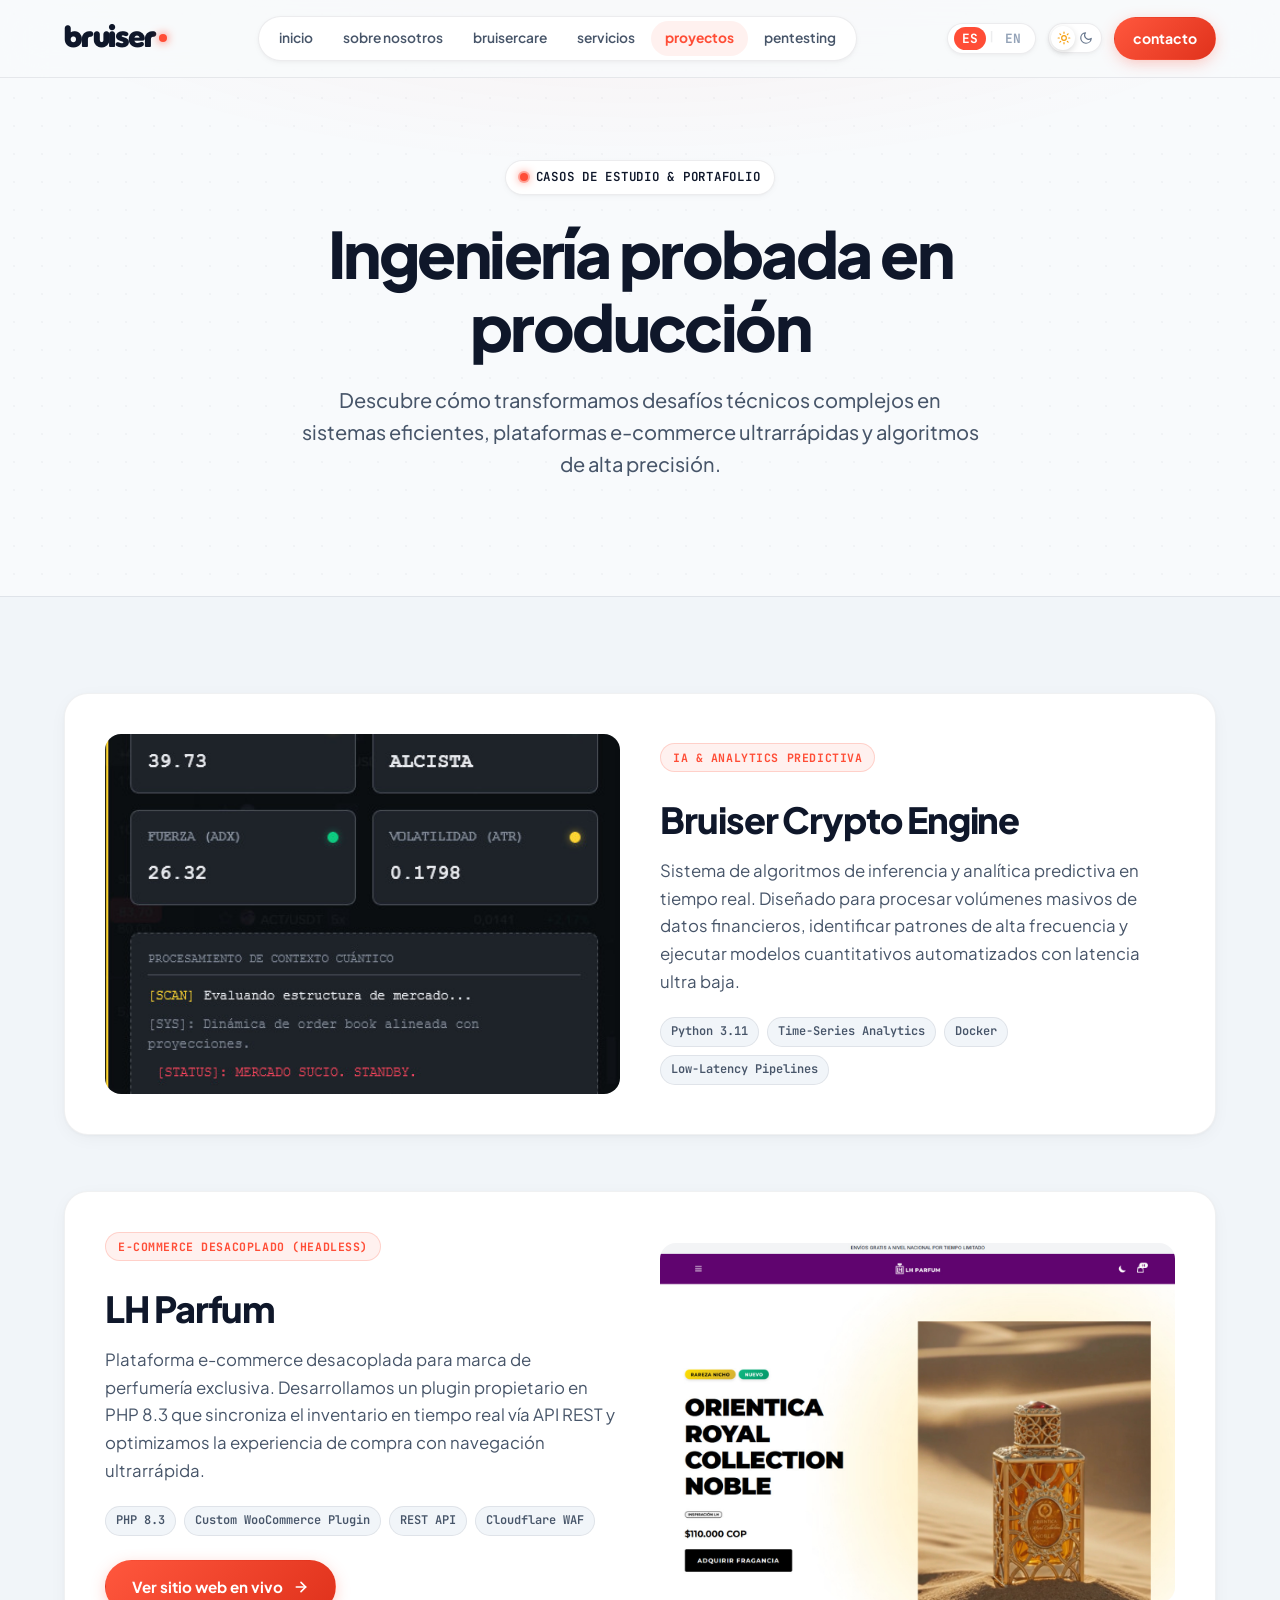
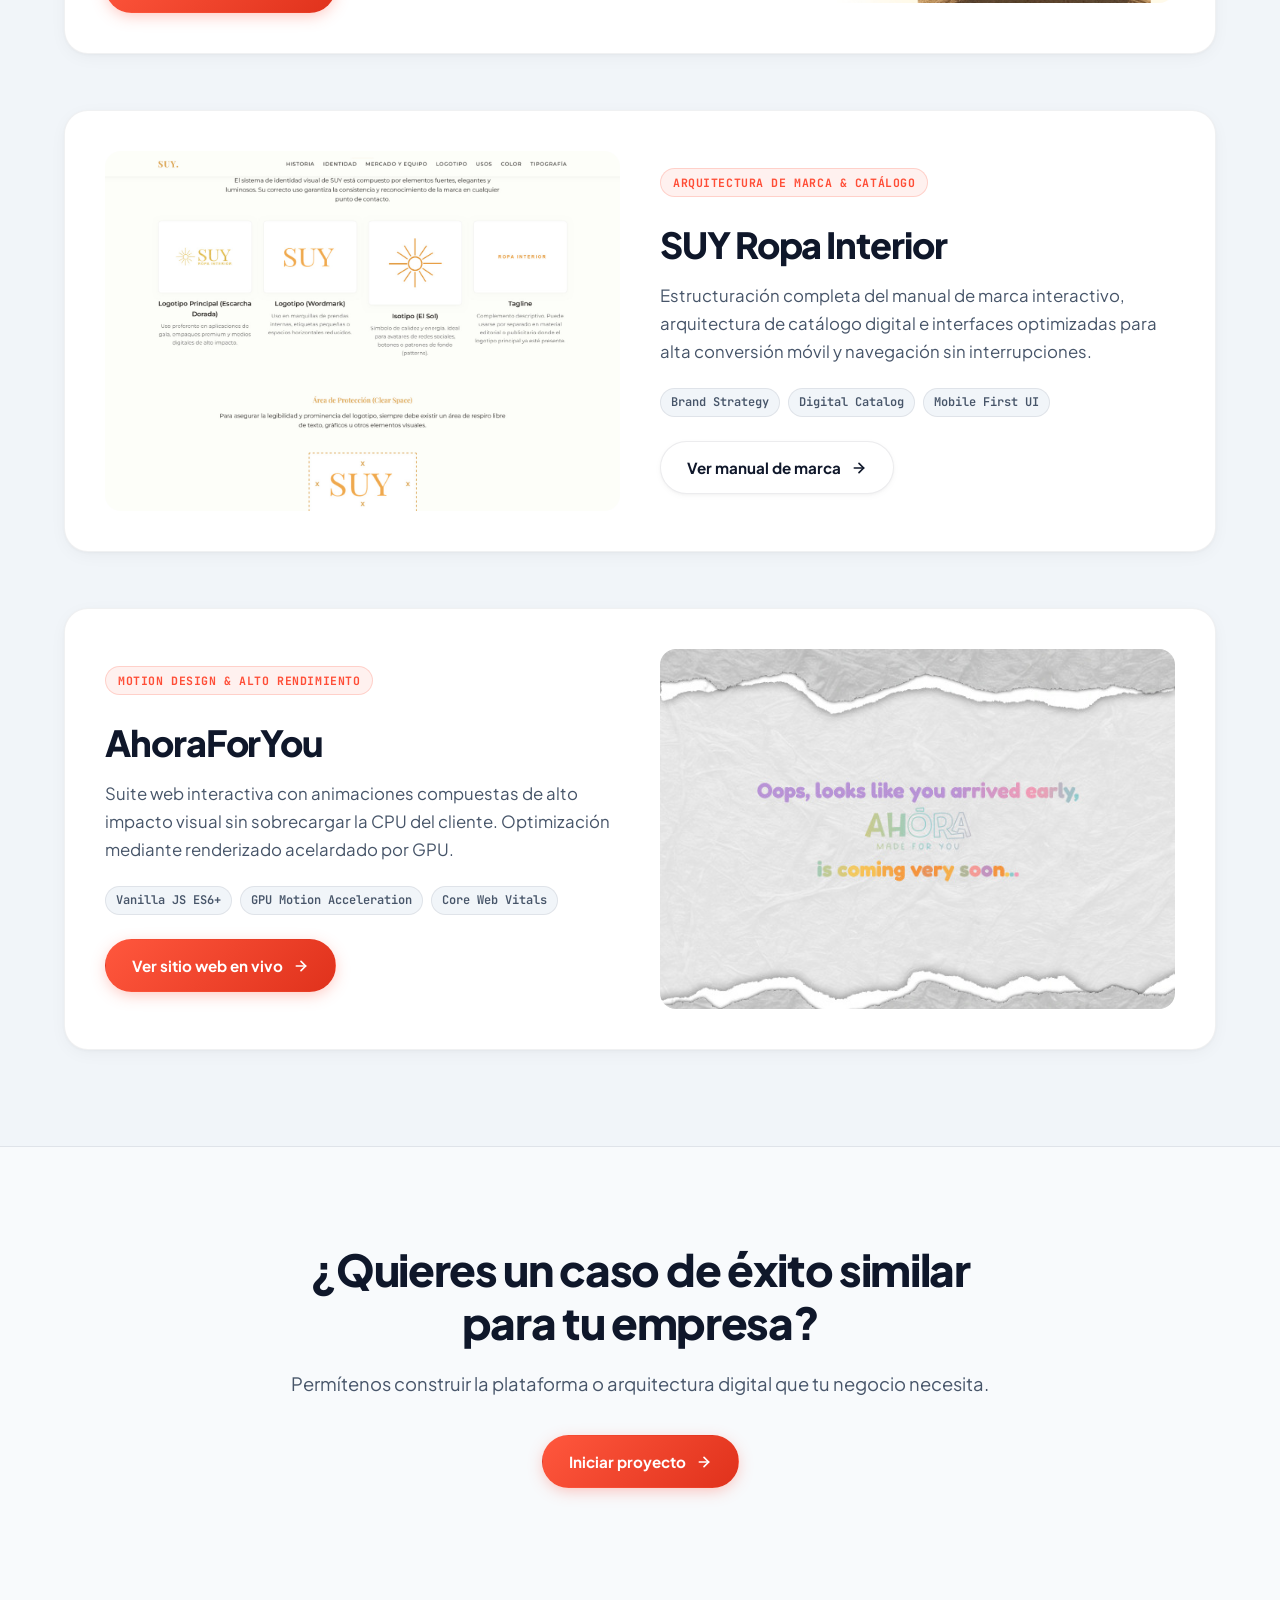
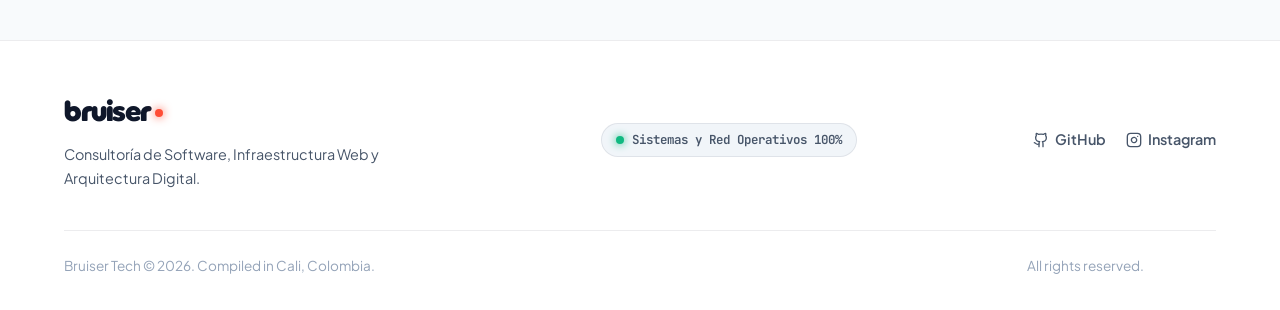
<file: proyectos.html>
<!DOCTYPE html>
<html lang="es">
<head>
    <meta charset="UTF-8">
    <meta name="viewport" content="width=device-width, initial-scale=1.0">
    <title>Proyectos & Casos de Éxito | Bruiser Tech</title>
    <meta name="description" content="Casos de éxito y proyectos construidos con ingeniería de software de alto impacto por Bruiser Tech.">
    <link rel="icon" type="image/png" href="bruisertech.png">
    <link rel="stylesheet" href="style.css">
</head>
<body>

    <!-- Header Navigation -->
    <header class="navbar" id="navbar">
        <div class="nav-container container">
            <a href="index.html" class="nav-logo">
                <span class="logo-text">bruiser</span>
                <span class="logo-dot"></span>
            </a>

            <nav class="nav-menu" id="nav-menu">
                <div class="pill-nav">
                    <a href="index.html" class="nav-link" data-i18n="nav_home">inicio</a>
                    <a href="nosotros.html" class="nav-link" data-i18n="nav_about">sobre nosotros</a>
                    <a href="bruisercare.html" class="nav-link" data-i18n="nav_bruisercare">bruiserCare</a>
                    <a href="servicios.html" class="nav-link" data-i18n="nav_services">servicios</a>
                    <a href="proyectos.html" class="nav-link active" data-i18n="nav_projects">proyectos</a>
                    <a href="pentesting.html" class="nav-link" data-i18n="nav_pentesting">pentesting</a>
                </div>
            </nav>

            <div class="nav-actions">
                <div class="lang-toggle">
                    <button class="lang-btn active" id="lang-es" data-lang="es">es</button>
                    <span class="lang-divider">|</span>
                    <button class="lang-btn" id="lang-en" data-lang="en">en</button>
                </div>
                <button class="theme-toggle-btn" id="theme-toggle" aria-label="Cambiar modo de color">
                    <span class="theme-icon theme-icon-sun">
                        <svg xmlns="http://www.w3.org/2000/svg" viewBox="0 0 24 24" fill="none" stroke="currentColor" stroke-width="2" stroke-linecap="round" stroke-linejoin="round"><circle cx="12" cy="12" r="4"/><path d="M12 2v2M12 20v2M4.93 4.93l1.41 1.41M17.66 17.66l1.41 1.41M2 12h2M20 12h2M4.93 19.07l1.41-1.41M17.66 6.34l1.41-1.41"/></svg>
                    </span>
                    <span class="theme-icon theme-icon-moon">
                        <svg xmlns="http://www.w3.org/2000/svg" viewBox="0 0 24 24" fill="none" stroke="currentColor" stroke-width="2" stroke-linecap="round" stroke-linejoin="round"><path d="M21 12.79A9 9 0 1 1 11.21 3 7 7 0 0 0 21 12.79z"/></svg>
                    </span>
                    <span class="theme-toggle-thumb"></span>
                </button>
                <a href="contacto.html" class="btn btn-primary nav-cta">
                    <span data-i18n="nav_contact">contacto</span>
                </a>
                <button class="mobile-toggle" id="mobile-toggle" aria-label="Menu">
                    <span></span>
                    <span></span>
                    <span></span>
                </button>
            </div>
        </div>
    </header>

    <main>
        <!-- Page Header -->
        <section class="hero-section">
            <div class="container hero-content">
                <div class="badge">
                    <span class="badge-dot"></span>
                    <span data-i18n="projects_page_badge">Casos de Estudio & Portafolio</span>
                </div>
                <h1 class="hero-title" data-i18n="projects_page_title">
                    Ingeniería probada en producción
                </h1>
                <p class="hero-subtitle" data-i18n="projects_page_subtitle">
                    Descubre cómo transformamos desafíos técnicos complejos en sistemas eficientes, plataformas e-commerce ultrarrápidas y algoritmos de alta precisión.
                </p>
            </div>
        </section>

        <!-- Dedicated Project Showcases -->
        <section class="section-padding bg-secondary">
            <div class="container">
                <div style="display: flex; flex-direction: column; gap: 56px;">

                    <!-- Project Spotlight 1: Bruiser Crypto Engine -->
                    <div class="pricing-card card-hover" style="display: grid; grid-template-columns: 1fr 1fr; gap: 40px; align-items: center; padding: 40px;">
                        <div style="width: 100%; height: 360px; border-radius: var(--radius-md); overflow: hidden; background-color: var(--bg-secondary);">
                            <img src="cryptobruiser.jpeg" alt="Bruiser Crypto Engine" style="width: 100%; height: 100%; object-fit: cover;">
                        </div>
                        <div>
                            <span class="service-badge">IA & ANALYTICS PREDICTIVA</span>
                            <h2 style="font-size: 2.25rem; margin-top: 8px; margin-bottom: 16px;">Bruiser Crypto Engine</h2>
                            <p style="color: var(--text-secondary); font-size: 1.05rem; margin-bottom: 22px; line-height: 1.65;" data-i18n="p1_page_desc">
                                Sistema de algoritmos de inferencia y analítica predictiva en tiempo real. Diseñado para procesar volúmenes masivos de datos financieros, identificar patrones de alta frecuencia y ejecutar modelos cuantitativos automatizados con latencia ultra baja.
                            </p>
                            <div class="tech-pills">
                                <span class="tech-pill">Python 3.11</span>
                                <span class="tech-pill">Time-Series Analytics</span>
                                <span class="tech-pill">Docker</span>
                                <span class="tech-pill">Low-Latency Pipelines</span>
                            </div>
                        </div>
                    </div>

                    <!-- Project Spotlight 2: LH Parfum -->
                    <div class="pricing-card card-hover" style="display: grid; grid-template-columns: 1fr 1fr; gap: 40px; align-items: center; padding: 40px;">
                        <div style="order: 2; width: 100%; height: 360px; border-radius: var(--radius-md); overflow: hidden; background-color: var(--bg-secondary);">
                            <img src="lhp.jpeg" alt="LH Parfum E-Commerce" style="width: 100%; height: 100%; object-fit: cover;">
                        </div>
                        <div style="order: 1;">
                            <span class="service-badge">E-COMMERCE DESACOPLADO (HEADLESS)</span>
                            <h2 style="font-size: 2.25rem; margin-top: 8px; margin-bottom: 16px;">LH Parfum</h2>
                            <p style="color: var(--text-secondary); font-size: 1.05rem; margin-bottom: 22px; line-height: 1.65;" data-i18n="p2_page_desc">
                                Plataforma e-commerce desacoplada para marca de perfumería exclusiva. Desarrollamos un plugin propietario en PHP 8.3 que sincroniza el inventario en tiempo real vía API REST y optimizamos la experiencia de compra con navegación ultrarrápida.
                            </p>
                            <div class="tech-pills" style="margin-bottom: 24px;">
                                <span class="tech-pill">PHP 8.3</span>
                                <span class="tech-pill">Custom WooCommerce Plugin</span>
                                <span class="tech-pill">REST API</span>
                                <span class="tech-pill">Cloudflare WAF</span>
                            </div>
                            <a href="https://lhparfum.com" target="_blank" rel="noopener noreferrer" class="btn btn-primary">
                                <span data-i18n="view_project">Ver sitio web en vivo</span>
                                <svg xmlns="http://www.w3.org/2000/svg" width="16" height="16" viewBox="0 0 24 24" fill="none" stroke="currentColor" stroke-width="2.5" stroke-linecap="round" stroke-linejoin="round"><path d="M5 12h14"/><path d="m12 5 7 7-7 7"/></svg>
                            </a>
                        </div>
                    </div>

                    <!-- Project Spotlight 3: SUY Ropa Interior -->
                    <div class="pricing-card card-hover" style="display: grid; grid-template-columns: 1fr 1fr; gap: 40px; align-items: center; padding: 40px;">
                        <div style="width: 100%; height: 360px; border-radius: var(--radius-md); overflow: hidden; background-color: var(--bg-secondary);">
                            <img src="suymarca.jpeg" alt="SUY Ropa Interior" style="width: 100%; height: 100%; object-fit: cover;">
                        </div>
                        <div>
                            <span class="service-badge">ARQUITECTURA DE MARCA & CATÁLOGO</span>
                            <h2 style="font-size: 2.25rem; margin-top: 8px; margin-bottom: 16px;">SUY Ropa Interior</h2>
                            <p style="color: var(--text-secondary); font-size: 1.05rem; margin-bottom: 22px; line-height: 1.65;" data-i18n="p3_page_desc">
                                Estructuración completa del manual de marca interactivo, arquitectura de catálogo digital e interfaces optimizadas para alta conversión móvil y navegación sin interrupciones.
                            </p>
                            <div class="tech-pills" style="margin-bottom: 24px;">
                                <span class="tech-pill">Brand Strategy</span>
                                <span class="tech-pill">Digital Catalog</span>
                                <span class="tech-pill">Mobile First UI</span>
                            </div>
                            <a href="https://bruisertech.github.io/suymanualdemarca/" target="_blank" rel="noopener noreferrer" class="btn btn-secondary">
                                <span data-i18n="view_brand">Ver manual de marca</span>
                                <svg xmlns="http://www.w3.org/2000/svg" width="16" height="16" viewBox="0 0 24 24" fill="none" stroke="currentColor" stroke-width="2.5" stroke-linecap="round" stroke-linejoin="round"><path d="M5 12h14"/><path d="m12 5 7 7-7 7"/></svg>
                            </a>
                        </div>
                    </div>

                    <!-- Project Spotlight 4: AhoraForYou -->
                    <div class="pricing-card card-hover" style="display: grid; grid-template-columns: 1fr 1fr; gap: 40px; align-items: center; padding: 40px;">
                        <div style="order: 2; width: 100%; height: 360px; border-radius: var(--radius-md); overflow: hidden; background-color: var(--bg-secondary);">
                            <img src="ahora.jpeg" alt="AhoraForYou Interactive Platform" style="width: 100%; height: 100%; object-fit: cover;">
                        </div>
                        <div style="order: 1;">
                            <span class="service-badge">MOTION DESIGN & ALTO RENDIMIENTO</span>
                            <h2 style="font-size: 2.25rem; margin-top: 8px; margin-bottom: 16px;">AhoraForYou</h2>
                            <p style="color: var(--text-secondary); font-size: 1.05rem; margin-bottom: 22px; line-height: 1.65;" data-i18n="p4_page_desc">
                                Suite web interactiva con animaciones compuestas de alto impacto visual sin sobrecargar la CPU del cliente. Optimización mediante renderizado acelardado por GPU.
                            </p>
                            <div class="tech-pills" style="margin-bottom: 24px;">
                                <span class="tech-pill">Vanilla JS ES6+</span>
                                <span class="tech-pill">GPU Motion Acceleration</span>
                                <span class="tech-pill">Core Web Vitals</span>
                            </div>
                            <a href="https://ahoraforyou.com" target="_blank" rel="noopener noreferrer" class="btn btn-primary">
                                <span data-i18n="view_project">Ver sitio web en vivo</span>
                                <svg xmlns="http://www.w3.org/2000/svg" width="16" height="16" viewBox="0 0 24 24" fill="none" stroke="currentColor" stroke-width="2.5" stroke-linecap="round" stroke-linejoin="round"><path d="M5 12h14"/><path d="m12 5 7 7-7 7"/></svg>
                            </a>
                        </div>
                    </div>

                </div>
            </div>
        </section>

        <!-- CTA Section -->
        <section class="section-padding">
            <div class="container" style="text-align: center; max-width: 800px; margin: 0 auto;">
                <h2 style="font-size: clamp(2rem, 4vw, 2.75rem); margin-bottom: 20px;">¿Quieres un caso de éxito similar para tu empresa?</h2>
                <p style="color: var(--text-secondary); font-size: 1.15rem; margin-bottom: 36px;">Permítenos construir la plataforma o arquitectura digital que tu negocio necesita.</p>
                <div class="hero-ctas">
                    <a href="contacto.html" class="btn btn-primary">
                        <span data-i18n="nav_contact">Iniciar proyecto</span>
                        <svg xmlns="http://www.w3.org/2000/svg" width="16" height="16" viewBox="0 0 24 24" fill="none" stroke="currentColor" stroke-width="2.5" stroke-linecap="round" stroke-linejoin="round"><path d="M5 12h14"/><path d="m12 5 7 7-7 7"/></svg>
                    </a>
                </div>
            </div>
        </section>
    </main>

    <!-- Footer -->
    <footer class="footer">
        <div class="container footer-container">
            <div class="footer-brand">
                <a href="index.html" class="footer-logo">
                    <span>bruiser</span>
                    <span class="logo-dot"></span>
                </a>
                <p data-i18n="footer_tagline">Consultoría de Software, Infraestructura Web y Arquitectura Digital.</p>
            </div>

            <div class="footer-status-pill">
                <span class="status-dot-green"></span>
                <span data-i18n="footer_status">Sistemas y Red Operativos 100%</span>
            </div>

            <div class="footer-links">
                <a href="https://github.com/bruisertech" target="_blank" rel="noopener noreferrer">
                    <svg xmlns="http://www.w3.org/2000/svg" width="16" height="16" viewBox="0 0 24 24" fill="none" stroke="currentColor" stroke-width="2" stroke-linecap="round" stroke-linejoin="round"><path d="M15 22v-4a4.8 4.8 0 0 0-1-3.5c3 0 6-2 6-5.5.08-1.25-.27-2.48-1-3.5.28-1.15.28-2.35 0-3.5 0 0-1 0-3 1.5-2.64-.5-5.36-.5-8 0C6 2 5 2 5 2c-.3 1.15-.3 2.35 0 3.5A5.403 5.403 0 0 0 4 9c0 3.5 3 5.5 6 5.5-.39.49-.68 1.05-.85 1.65-.17.6-.22 1.23-.15 1.85v4"/><path d="M9 18c-4.51 2-5-2-7-2"/></svg>
                    GitHub
                </a>
                <a href="https://www.instagram.com/bruiser.tech" target="_blank" rel="noopener noreferrer">
                    <svg xmlns="http://www.w3.org/2000/svg" width="16" height="16" viewBox="0 0 24 24" fill="none" stroke="currentColor" stroke-width="2" stroke-linecap="round" stroke-linejoin="round"><rect width="20" height="20" x="2" y="2" rx="5" ry="5"/><path d="M16 11.37A4 4 0 1 1 12.63 8 4 4 0 0 1 16 11.37z"/><line x1="17.5" y1="6.5" x2="17.51" y2="6.5"/></svg>
                    Instagram
                </a>
            </div>

            <div class="footer-copy">
                <p>Bruiser Tech &copy; 2026. Compiled in Cali, Colombia.</p>
                <p>All rights reserved.</p>
            </div>
        </div>
    </footer>

    <!-- Back to top button -->
    <button class="back-to-top" id="back-to-top" aria-label="Volver arriba">
        <svg xmlns="http://www.w3.org/2000/svg" viewBox="0 0 24 24" fill="none" stroke="currentColor" stroke-width="2.5" stroke-linecap="round" stroke-linejoin="round"><path d="m18 15-6-6-6 6"/></svg>
    </button>

    <script src="script.js"></script>
</body>
</html>
</file>
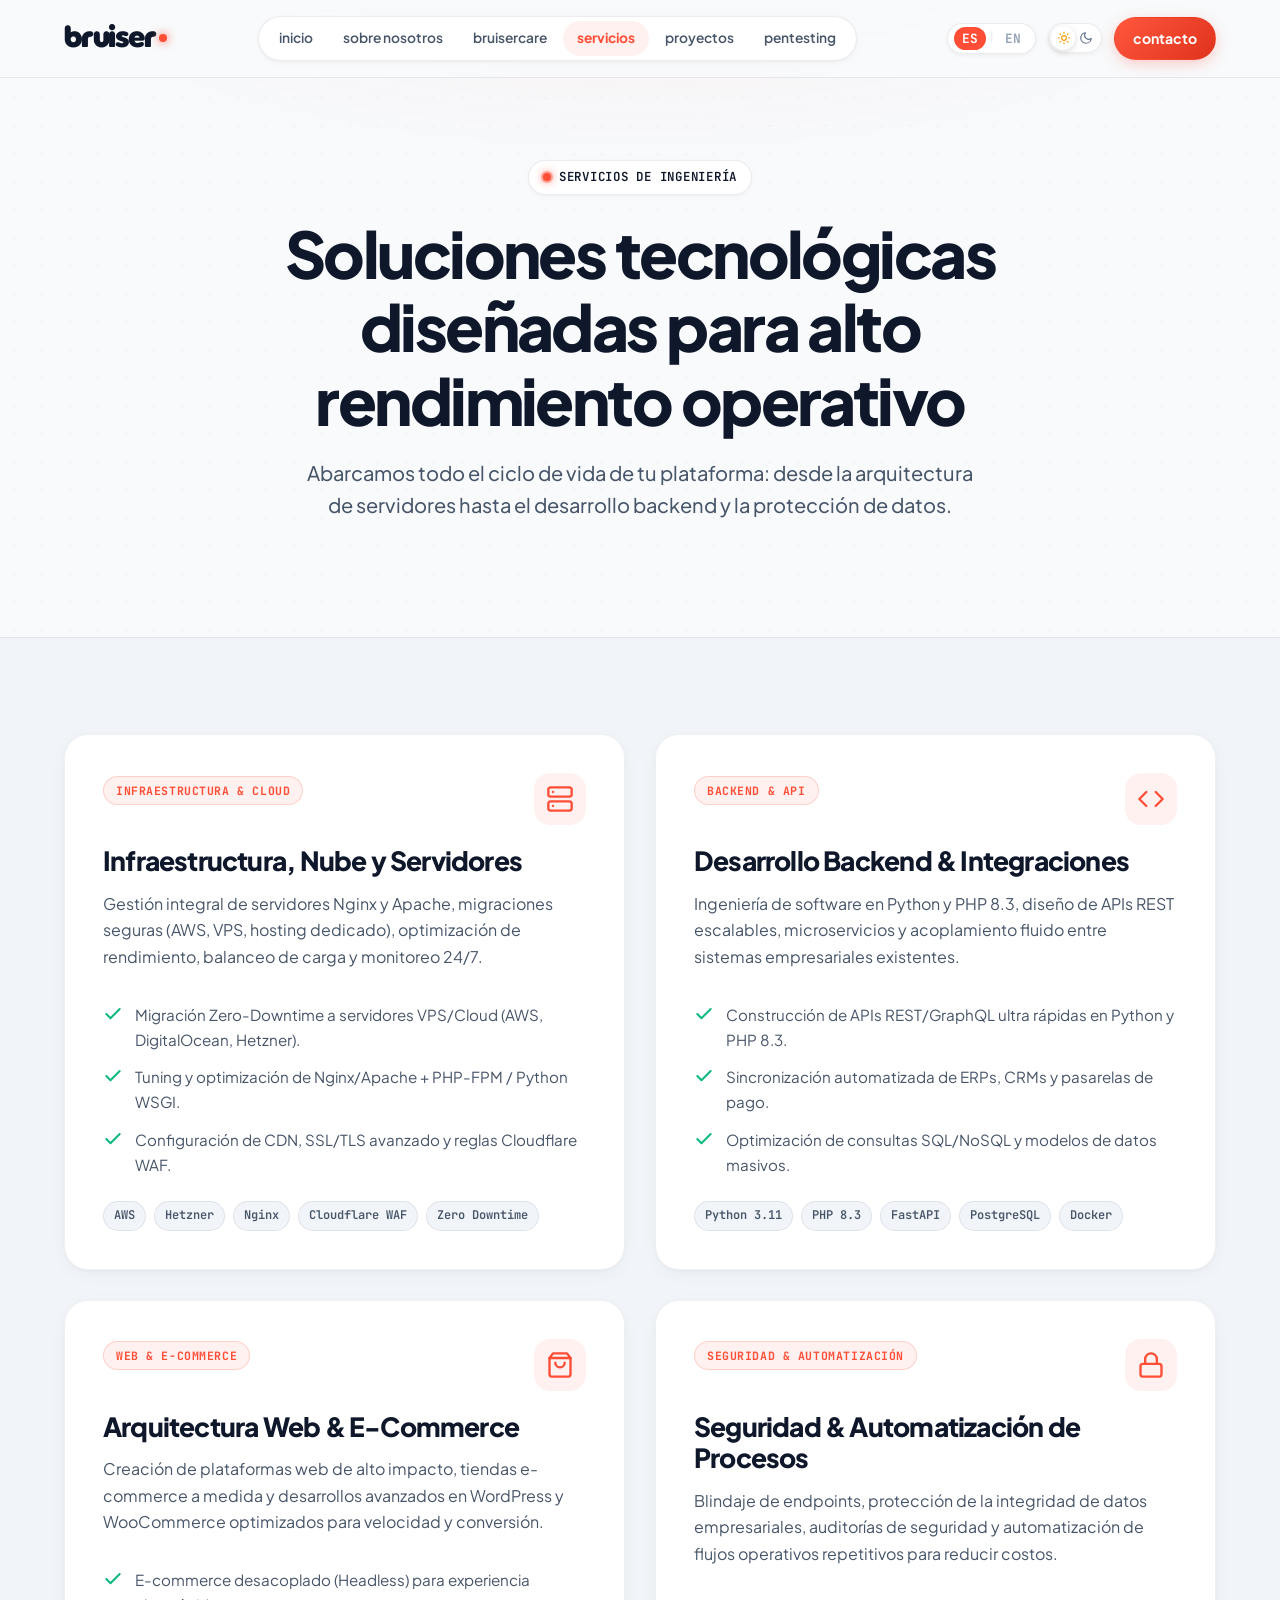
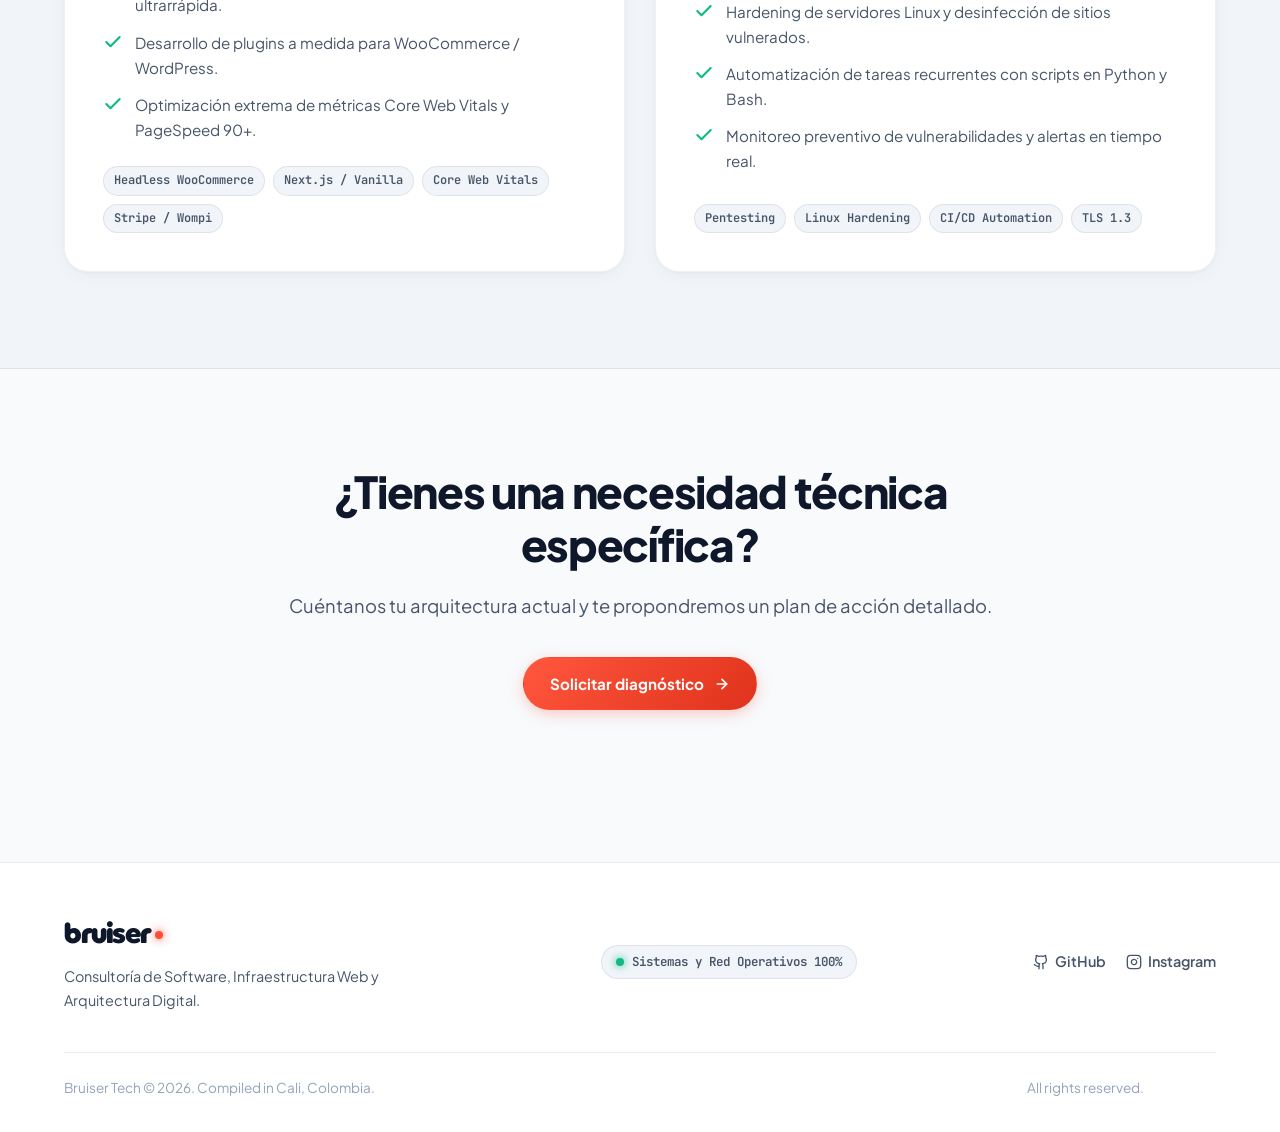
<file: servicios.html>
<!DOCTYPE html>
<html lang="es">
<head>
    <meta charset="UTF-8">
    <meta name="viewport" content="width=device-width, initial-scale=1.0">
    <title>Servicios | Bruiser Tech - Consultoría Digital B2B</title>
    <meta name="description" content="Servicios de ingeniería de software, arquitectura cloud y ciberdefensa B2B por Bruiser Tech.">
    <link rel="icon" type="image/png" href="bruisertech.png">
    <link rel="stylesheet" href="style.css">
</head>
<body>

    <!-- Header Navigation -->
    <header class="navbar" id="navbar">
        <div class="nav-container container">
            <a href="index.html" class="nav-logo">
                <span class="logo-text">bruiser</span>
                <span class="logo-dot"></span>
            </a>

            <nav class="nav-menu" id="nav-menu">
                <div class="pill-nav">
                    <a href="index.html" class="nav-link" data-i18n="nav_home">inicio</a>
                    <a href="nosotros.html" class="nav-link" data-i18n="nav_about">sobre nosotros</a>
                    <a href="bruisercare.html" class="nav-link" data-i18n="nav_bruisercare">bruiserCare</a>
                    <a href="servicios.html" class="nav-link active" data-i18n="nav_services">servicios</a>
                    <a href="proyectos.html" class="nav-link" data-i18n="nav_projects">proyectos</a>
                    <a href="pentesting.html" class="nav-link" data-i18n="nav_pentesting">pentesting</a>
                </div>
            </nav>

            <div class="nav-actions">
                <div class="lang-toggle">
                    <button class="lang-btn active" id="lang-es" data-lang="es">es</button>
                    <span class="lang-divider">|</span>
                    <button class="lang-btn" id="lang-en" data-lang="en">en</button>
                </div>
                <button class="theme-toggle-btn" id="theme-toggle" aria-label="Cambiar modo de color">
                    <span class="theme-icon theme-icon-sun">
                        <svg xmlns="http://www.w3.org/2000/svg" viewBox="0 0 24 24" fill="none" stroke="currentColor" stroke-width="2" stroke-linecap="round" stroke-linejoin="round"><circle cx="12" cy="12" r="4"/><path d="M12 2v2M12 20v2M4.93 4.93l1.41 1.41M17.66 17.66l1.41 1.41M2 12h2M20 12h2M4.93 19.07l1.41-1.41M17.66 6.34l1.41-1.41"/></svg>
                    </span>
                    <span class="theme-icon theme-icon-moon">
                        <svg xmlns="http://www.w3.org/2000/svg" viewBox="0 0 24 24" fill="none" stroke="currentColor" stroke-width="2" stroke-linecap="round" stroke-linejoin="round"><path d="M21 12.79A9 9 0 1 1 11.21 3 7 7 0 0 0 21 12.79z"/></svg>
                    </span>
                    <span class="theme-toggle-thumb"></span>
                </button>
                <a href="contacto.html" class="btn btn-primary nav-cta">
                    <span data-i18n="nav_contact">contacto</span>
                </a>
                <button class="mobile-toggle" id="mobile-toggle" aria-label="Menu">
                    <span></span>
                    <span></span>
                    <span></span>
                </button>
            </div>
        </div>
    </header>

    <main>
        <!-- Page Header -->
        <section class="hero-section">
            <div class="container hero-content">
                <div class="badge">
                    <span class="badge-dot"></span>
                    <span data-i18n="services_page_badge">Servicios de Ingeniería</span>
                </div>
                <h1 class="hero-title" data-i18n="services_page_title">
                    Soluciones tecnológicas diseñadas para alto rendimiento operativo
                </h1>
                <p class="hero-subtitle" data-i18n="services_page_subtitle">
                    Abarcamos todo el ciclo de vida de tu plataforma: desde la arquitectura de servidores hasta el desarrollo backend y la protección de datos.
                </p>
            </div>
        </section>

        <!-- Detailed Services Grid -->
        <section class="section-padding bg-secondary">
            <div class="container">
                <div class="services-grid">
                    <!-- Service 1 -->
                    <div class="service-card card-hover">
                        <div class="service-card-top">
                            <span class="service-badge" data-i18n="srv1_badge">INFRAESTRUCTURA & CLOUD</span>
                            <div class="service-icon-box">
                                <svg xmlns="http://www.w3.org/2000/svg" viewBox="0 0 24 24" fill="none" stroke="currentColor" stroke-width="2" stroke-linecap="round" stroke-linejoin="round"><rect x="2" y="2" width="20" height="8" rx="2" ry="2"/><rect x="2" y="14" width="20" height="8" rx="2" ry="2"/><line x1="6" y1="6" x2="6.01" y2="6"/><line x1="6" y1="18" x2="6.01" y2="18"/></svg>
                            </div>
                        </div>
                        <h3 data-i18n="srv1_title">Infraestructura, Nube y Servidores</h3>
                        <p data-i18n="srv1_desc">Gestión integral de servidores Nginx y Apache, migraciones seguras (AWS, VPS, hosting dedicado), optimización de rendimiento, balanceo de carga y monitoreo 24/7.</p>
                        
                        <ul class="pricing-features" style="margin-top: 10px; margin-bottom: 24px;">
                            <li class="pricing-feature-item">
                                <svg class="pricing-check" xmlns="http://www.w3.org/2000/svg" viewBox="0 0 24 24" fill="none" stroke="currentColor" stroke-width="2.5" stroke-linecap="round" stroke-linejoin="round"><polyline points="20 6 9 17 4 12"/></svg>
                                <span>Migración Zero-Downtime a servidores VPS/Cloud (AWS, DigitalOcean, Hetzner).</span>
                            </li>
                            <li class="pricing-feature-item">
                                <svg class="pricing-check" xmlns="http://www.w3.org/2000/svg" viewBox="0 0 24 24" fill="none" stroke="currentColor" stroke-width="2.5" stroke-linecap="round" stroke-linejoin="round"><polyline points="20 6 9 17 4 12"/></svg>
                                <span>Tuning y optimización de Nginx/Apache + PHP-FPM / Python WSGI.</span>
                            </li>
                            <li class="pricing-feature-item">
                                <svg class="pricing-check" xmlns="http://www.w3.org/2000/svg" viewBox="0 0 24 24" fill="none" stroke="currentColor" stroke-width="2.5" stroke-linecap="round" stroke-linejoin="round"><polyline points="20 6 9 17 4 12"/></svg>
                                <span>Configuración de CDN, SSL/TLS avanzado y reglas Cloudflare WAF.</span>
                            </li>
                        </ul>

                        <div class="tech-pills">
                            <span class="tech-pill">AWS</span>
                            <span class="tech-pill">Hetzner</span>
                            <span class="tech-pill">Nginx</span>
                            <span class="tech-pill">Cloudflare WAF</span>
                            <span class="tech-pill">Zero Downtime</span>
                        </div>
                    </div>

                    <!-- Service 2 -->
                    <div class="service-card card-hover">
                        <div class="service-card-top">
                            <span class="service-badge" data-i18n="srv2_badge">BACKEND & API</span>
                            <div class="service-icon-box">
                                <svg xmlns="http://www.w3.org/2000/svg" viewBox="0 0 24 24" fill="none" stroke="currentColor" stroke-width="2" stroke-linecap="round" stroke-linejoin="round"><polyline points="16 18 22 12 16 6"/><polyline points="8 6 2 12 8 18"/></svg>
                            </div>
                        </div>
                        <h3 data-i18n="srv2_title">Desarrollo Backend & Integraciones</h3>
                        <p data-i18n="srv2_desc">Ingeniería de software en Python y PHP 8.3, diseño de APIs REST escalables, microservicios y acoplamiento fluido entre sistemas empresariales existentes.</p>
                        
                        <ul class="pricing-features" style="margin-top: 10px; margin-bottom: 24px;">
                            <li class="pricing-feature-item">
                                <svg class="pricing-check" xmlns="http://www.w3.org/2000/svg" viewBox="0 0 24 24" fill="none" stroke="currentColor" stroke-width="2.5" stroke-linecap="round" stroke-linejoin="round"><polyline points="20 6 9 17 4 12"/></svg>
                                <span>Construcción de APIs REST/GraphQL ultra rápidas en Python y PHP 8.3.</span>
                            </li>
                            <li class="pricing-feature-item">
                                <svg class="pricing-check" xmlns="http://www.w3.org/2000/svg" viewBox="0 0 24 24" fill="none" stroke="currentColor" stroke-width="2.5" stroke-linecap="round" stroke-linejoin="round"><polyline points="20 6 9 17 4 12"/></svg>
                                <span>Sincronización automatizada de ERPs, CRMs y pasarelas de pago.</span>
                            </li>
                            <li class="pricing-feature-item">
                                <svg class="pricing-check" xmlns="http://www.w3.org/2000/svg" viewBox="0 0 24 24" fill="none" stroke="currentColor" stroke-width="2.5" stroke-linecap="round" stroke-linejoin="round"><polyline points="20 6 9 17 4 12"/></svg>
                                <span>Optimización de consultas SQL/NoSQL y modelos de datos masivos.</span>
                            </li>
                        </ul>

                        <div class="tech-pills">
                            <span class="tech-pill">Python 3.11</span>
                            <span class="tech-pill">PHP 8.3</span>
                            <span class="tech-pill">FastAPI</span>
                            <span class="tech-pill">PostgreSQL</span>
                            <span class="tech-pill">Docker</span>
                        </div>
                    </div>

                    <!-- Service 3 -->
                    <div class="service-card card-hover">
                        <div class="service-card-top">
                            <span class="service-badge" data-i18n="srv3_badge">WEB & E-COMMERCE</span>
                            <div class="service-icon-box">
                                <svg xmlns="http://www.w3.org/2000/svg" viewBox="0 0 24 24" fill="none" stroke="currentColor" stroke-width="2" stroke-linecap="round" stroke-linejoin="round"><path d="M6 2 3 6v14a2 2 0 0 0 2 2h14a2 2 0 0 0 2-2V6l-3-4Z"/><line x1="3" y1="6" x2="21" y2="6"/><path d="M16 10a4 4 0 0 1-8 0"/></svg>
                            </div>
                        </div>
                        <h3 data-i18n="srv3_title">Arquitectura Web & E-Commerce</h3>
                        <p data-i18n="srv3_desc">Creación de plataformas web de alto impacto, tiendas e-commerce a medida y desarrollos avanzados en WordPress y WooCommerce optimizados para velocidad y conversión.</p>
                        
                        <ul class="pricing-features" style="margin-top: 10px; margin-bottom: 24px;">
                            <li class="pricing-feature-item">
                                <svg class="pricing-check" xmlns="http://www.w3.org/2000/svg" viewBox="0 0 24 24" fill="none" stroke="currentColor" stroke-width="2.5" stroke-linecap="round" stroke-linejoin="round"><polyline points="20 6 9 17 4 12"/></svg>
                                <span>E-commerce desacoplado (Headless) para experiencia ultrarrápida.</span>
                            </li>
                            <li class="pricing-feature-item">
                                <svg class="pricing-check" xmlns="http://www.w3.org/2000/svg" viewBox="0 0 24 24" fill="none" stroke="currentColor" stroke-width="2.5" stroke-linecap="round" stroke-linejoin="round"><polyline points="20 6 9 17 4 12"/></svg>
                                <span>Desarrollo de plugins a medida para WooCommerce / WordPress.</span>
                            </li>
                            <li class="pricing-feature-item">
                                <svg class="pricing-check" xmlns="http://www.w3.org/2000/svg" viewBox="0 0 24 24" fill="none" stroke="currentColor" stroke-width="2.5" stroke-linecap="round" stroke-linejoin="round"><polyline points="20 6 9 17 4 12"/></svg>
                                <span>Optimización extrema de métricas Core Web Vitals y PageSpeed 90+.</span>
                            </li>
                        </ul>

                        <div class="tech-pills">
                            <span class="tech-pill">Headless WooCommerce</span>
                            <span class="tech-pill">Next.js / Vanilla</span>
                            <span class="tech-pill">Core Web Vitals</span>
                            <span class="tech-pill">Stripe / Wompi</span>
                        </div>
                    </div>

                    <!-- Service 4 -->
                    <div class="service-card card-hover">
                        <div class="service-card-top">
                            <span class="service-badge" data-i18n="srv4_badge">SEGURIDAD & AUTOMATIZACIÓN</span>
                            <div class="service-icon-box">
                                <svg xmlns="http://www.w3.org/2000/svg" viewBox="0 0 24 24" fill="none" stroke="currentColor" stroke-width="2" stroke-linecap="round" stroke-linejoin="round"><rect x="3" y="11" width="18" height="11" rx="2" ry="2"/><path d="M7 11V7a5 5 0 0 1 10 0v4"/></svg>
                            </div>
                        </div>
                        <h3 data-i18n="srv4_title">Seguridad & Automatización de Procesos</h3>
                        <p data-i18n="srv4_desc">Blindaje de endpoints, protección de la integridad de datos empresariales, auditorías de seguridad y automatización de flujos operativos repetitivos para reducir costos.</p>
                        
                        <ul class="pricing-features" style="margin-top: 10px; margin-bottom: 24px;">
                            <li class="pricing-feature-item">
                                <svg class="pricing-check" xmlns="http://www.w3.org/2000/svg" viewBox="0 0 24 24" fill="none" stroke="currentColor" stroke-width="2.5" stroke-linecap="round" stroke-linejoin="round"><polyline points="20 6 9 17 4 12"/></svg>
                                <span>Hardening de servidores Linux y desinfección de sitios vulnerados.</span>
                            </li>
                            <li class="pricing-feature-item">
                                <svg class="pricing-check" xmlns="http://www.w3.org/2000/svg" viewBox="0 0 24 24" fill="none" stroke="currentColor" stroke-width="2.5" stroke-linecap="round" stroke-linejoin="round"><polyline points="20 6 9 17 4 12"/></svg>
                                <span>Automatización de tareas recurrentes con scripts en Python y Bash.</span>
                            </li>
                            <li class="pricing-feature-item">
                                <svg class="pricing-check" xmlns="http://www.w3.org/2000/svg" viewBox="0 0 24 24" fill="none" stroke="currentColor" stroke-width="2.5" stroke-linecap="round" stroke-linejoin="round"><polyline points="20 6 9 17 4 12"/></svg>
                                <span>Monitoreo preventivo de vulnerabilidades y alertas en tiempo real.</span>
                            </li>
                        </ul>

                        <div class="tech-pills">
                            <span class="tech-pill">Pentesting</span>
                            <span class="tech-pill">Linux Hardening</span>
                            <span class="tech-pill">CI/CD Automation</span>
                            <span class="tech-pill">TLS 1.3</span>
                        </div>
                    </div>
                </div>
            </div>
        </section>

        <!-- CTA Section -->
        <section class="section-padding">
            <div class="container" style="text-align: center; max-width: 800px; margin: 0 auto;">
                <h2 style="font-size: clamp(2rem, 4vw, 2.75rem); margin-bottom: 20px;">¿Tienes una necesidad técnica específica?</h2>
                <p style="color: var(--text-secondary); font-size: 1.15rem; margin-bottom: 36px;">Cuéntanos tu arquitectura actual y te propondremos un plan de acción detallado.</p>
                <div class="hero-ctas">
                    <a href="contacto.html" class="btn btn-primary">
                        <span data-i18n="nav_contact">Solicitar diagnóstico</span>
                        <svg xmlns="http://www.w3.org/2000/svg" width="16" height="16" viewBox="0 0 24 24" fill="none" stroke="currentColor" stroke-width="2.5" stroke-linecap="round" stroke-linejoin="round"><path d="M5 12h14"/><path d="m12 5 7 7-7 7"/></svg>
                    </a>
                </div>
            </div>
        </section>
    </main>

    <!-- Footer -->
    <footer class="footer">
        <div class="container footer-container">
            <div class="footer-brand">
                <a href="index.html" class="footer-logo">
                    <span>bruiser</span>
                    <span class="logo-dot"></span>
                </a>
                <p data-i18n="footer_tagline">Consultoría de Software, Infraestructura Web y Arquitectura Digital.</p>
            </div>

            <div class="footer-status-pill">
                <span class="status-dot-green"></span>
                <span data-i18n="footer_status">Sistemas y Red Operativos 100%</span>
            </div>

            <div class="footer-links">
                <a href="https://github.com/bruisertech" target="_blank" rel="noopener noreferrer">
                    <svg xmlns="http://www.w3.org/2000/svg" width="16" height="16" viewBox="0 0 24 24" fill="none" stroke="currentColor" stroke-width="2" stroke-linecap="round" stroke-linejoin="round"><path d="M15 22v-4a4.8 4.8 0 0 0-1-3.5c3 0 6-2 6-5.5.08-1.25-.27-2.48-1-3.5.28-1.15.28-2.35 0-3.5 0 0-1 0-3 1.5-2.64-.5-5.36-.5-8 0C6 2 5 2 5 2c-.3 1.15-.3 2.35 0 3.5A5.403 5.403 0 0 0 4 9c0 3.5 3 5.5 6 5.5-.39.49-.68 1.05-.85 1.65-.17.6-.22 1.23-.15 1.85v4"/><path d="M9 18c-4.51 2-5-2-7-2"/></svg>
                    GitHub
                </a>
                <a href="https://www.instagram.com/bruiser.tech" target="_blank" rel="noopener noreferrer">
                    <svg xmlns="http://www.w3.org/2000/svg" width="16" height="16" viewBox="0 0 24 24" fill="none" stroke="currentColor" stroke-width="2" stroke-linecap="round" stroke-linejoin="round"><rect width="20" height="20" x="2" y="2" rx="5" ry="5"/><path d="M16 11.37A4 4 0 1 1 12.63 8 4 4 0 0 1 16 11.37z"/><line x1="17.5" y1="6.5" x2="17.51" y2="6.5"/></svg>
                    Instagram
                </a>
            </div>

            <div class="footer-copy">
                <p>Bruiser Tech &copy; 2026. Compiled in Cali, Colombia.</p>
                <p>All rights reserved.</p>
            </div>
        </div>
    </footer>

    <!-- Back to top button -->
    <button class="back-to-top" id="back-to-top" aria-label="Volver arriba">
        <svg xmlns="http://www.w3.org/2000/svg" viewBox="0 0 24 24" fill="none" stroke="currentColor" stroke-width="2.5" stroke-linecap="round" stroke-linejoin="round"><path d="m18 15-6-6-6 6"/></svg>
    </button>

    <script src="script.js"></script>
</body>
</html>
</file>
<file: style.css>
@import url('https://fonts.googleapis.com/css2?family=Plus+Jakarta+Sans:wght@300;400;500;600;700;800&family=JetBrains+Mono:wght@400;500;600;700&display=swap');

@font-face {
    font-family: 'LT Saeada Black';
    src: url('LTSaeada-Black.otf') format('opentype');
    font-weight: 900;
    font-style: normal;
    font-display: swap;
}

/* ==========================================================================
   CSS CUSTOM PROPERTIES (LIGHT / DARK THEME SYSTEM)
   ========================================================================== */

:root {
    /* Color Palette - Light Theme */
    --bg-body: #f8fafc;
    --bg-surface: #ffffff;
    --bg-secondary: #f1f5f9;
    --bg-card: #ffffff;
    --bg-card-hover: #ffffff;
    --bg-navbar: rgba(248, 250, 252, 0.82);
    --bg-input: #ffffff;

    /* Text Colors */
    --text-primary: #0f172a;
    --text-secondary: #475569;
    --text-muted: #94a3b8;
    --text-inverse: #ffffff;

    /* Brand Accent Colors */
    --brand-coral: #ff4d36;
    --brand-coral-hover: #e83720;
    --brand-coral-light: rgba(255, 77, 54, 0.08);
    --brand-coral-glow: rgba(255, 77, 54, 0.25);
    --brand-gradient: linear-gradient(135deg, #ff573d 0%, #e0321c 100%);
    --brand-gradient-hover: linear-gradient(135deg, #ff6a52 0%, #eb3922 100%);

    /* Borders */
    --border-color: rgba(15, 23, 42, 0.08);
    --border-hover: rgba(255, 77, 54, 0.4);
    --border-card: rgba(15, 23, 42, 0.06);

    /* Shadows */
    --shadow-subtle: 0 2px 8px -2px rgba(15, 23, 42, 0.05), 0 1px 3px rgba(15, 23, 42, 0.03);
    --shadow-card: 0 4px 20px -4px rgba(15, 23, 42, 0.06), 0 1px 3px rgba(15, 23, 42, 0.03);
    --shadow-hover: 0 20px 35px -10px rgba(255, 77, 54, 0.15), 0 4px 12px rgba(15, 23, 42, 0.04);
    --shadow-glow: 0 0 25px rgba(255, 77, 54, 0.25);

    /* Typography & Sizing */
    --font-heading: 'Plus Jakarta Sans', -apple-system, BlinkMacSystemFont, sans-serif;
    --font-logo: 'LT Saeada Black', sans-serif;
    --font-body: 'Plus Jakarta Sans', -apple-system, BlinkMacSystemFont, system-ui, sans-serif;
    --font-mono: 'JetBrains Mono', monospace;
    --max-width: 1200px;

    /* Transitions & Radii */
    --transition-fast: 0.18s cubic-bezier(0.16, 1, 0.3, 1);
    --transition-smooth: 0.3s cubic-bezier(0.16, 1, 0.3, 1);
    --radius-sm: 8px;
    --radius-md: 16px;
    --radius-lg: 24px;
    --radius-pill: 9999px;

    /* Grid & Ambient Overlays */
    --dot-color: rgba(15, 23, 42, 0.04);
    --radial-glow: rgba(255, 77, 54, 0.06);
}

[data-theme="dark"] {
    /* Color Palette - Dark Theme (Cosmic Obsidian) */
    --bg-body: #07090e;
    --bg-surface: #0d121c;
    --bg-secondary: #111726;
    --bg-card: #0f1523;
    --bg-card-hover: #141c2e;
    --bg-navbar: rgba(7, 9, 14, 0.85);
    --bg-input: #121929;

    /* Text Colors */
    --text-primary: #f8fafc;
    --text-secondary: #94a3b8;
    --text-muted: #64748b;
    --text-inverse: #07090e;

    /* Brand Accent Colors */
    --brand-coral: #ff5e47;
    --brand-coral-hover: #ff7561;
    --brand-coral-light: rgba(255, 94, 71, 0.12);
    --brand-coral-glow: rgba(255, 94, 71, 0.35);
    --brand-gradient: linear-gradient(135deg, #ff6b55 0%, #e63d27 100%);
    --brand-gradient-hover: linear-gradient(135deg, #ff7e6a 0%, #f04832 100%);

    /* Borders */
    --border-color: rgba(255, 255, 255, 0.08);
    --border-hover: rgba(255, 94, 71, 0.5);
    --border-card: rgba(255, 255, 255, 0.07);

    /* Shadows */
    --shadow-subtle: 0 2px 8px -2px rgba(0, 0, 0, 0.5);
    --shadow-card: 0 10px 30px -5px rgba(0, 0, 0, 0.6), 0 0 0 1px rgba(255, 255, 255, 0.05);
    --shadow-hover: 0 20px 40px -10px rgba(255, 94, 71, 0.22), 0 0 0 1px rgba(255, 94, 71, 0.35);
    --shadow-glow: 0 0 30px rgba(255, 94, 71, 0.35);

    /* Grid & Ambient Overlays */
    --dot-color: rgba(255, 255, 255, 0.04);
    --radial-glow: rgba(255, 94, 71, 0.1);
}

/* ==========================================================================
   RESET & BASE STYLES
   ========================================================================== */

*, *::before, *::after {
    margin: 0;
    padding: 0;
    box-sizing: border-box;
}

html {
    scroll-behavior: smooth;
    font-size: 16px;
    color-scheme: light dark;
}

body {
    background-color: var(--bg-body);
    font-family: var(--font-body);
    color: var(--text-primary);
    line-height: 1.65;
    -webkit-font-smoothing: antialiased;
    -moz-osx-font-smoothing: grayscale;
    overflow-x: hidden !important;
    position: relative;
    min-height: 100vh;
    transition: background-color var(--transition-smooth), color var(--transition-smooth);
}

/* Modern Ambient Canvas (Subtle Tech Dots + Soft Top Radial Glow) */
body::before {
    content: '';
    position: fixed;
    top: 0;
    left: 0;
    width: 100%;
    height: 100%;
    background-image: radial-gradient(var(--dot-color) 1px, transparent 1px);
    background-size: 28px 28px;
    pointer-events: none;
    z-index: 0;
    opacity: 0.8;
}

body::after {
    content: '';
    position: fixed;
    top: 0;
    left: 50%;
    transform: translateX(-50%);
    width: 100vw;
    height: 480px;
    background: radial-gradient(ellipse 70% 60% at 50% -10%, var(--radial-glow), transparent 75%);
    pointer-events: none;
    z-index: 0;
}

h1, h2, h3, h4, h5, h6 {
    font-family: var(--font-heading);
    letter-spacing: -0.03em;
    color: var(--text-primary);
    line-height: 1.2;
    font-weight: 800;
}

p, span, a, li, input, textarea, button {
    overflow-wrap: break-word;
    word-break: break-word;
}

a {
    color: inherit;
    text-decoration: none;
    transition: color var(--transition-fast), opacity var(--transition-fast);
}

/* ==========================================================================
   CONTAINER & LAYOUT
   ========================================================================== */

.container {
    width: 100%;
    max-width: var(--max-width);
    margin: 0 auto;
    padding: 0 24px;
    position: relative;
    z-index: 1;
}

.section-padding {
    padding: 96px 0;
    position: relative;
    z-index: 1;
}

.bg-secondary {
    background-color: var(--bg-secondary);
    position: relative;
    border-top: 1px solid var(--border-color);
    border-bottom: 1px solid var(--border-color);
}

/* Section Header Standard */
.section-header {
    text-align: center;
    max-width: 760px;
    margin: 0 auto 56px;
}

.section-header .badge {
    margin: 0 auto 16px;
}

.section-header h2 {
    font-size: clamp(2rem, 4vw, 2.75rem);
    margin-bottom: 16px;
    letter-spacing: -0.035em;
    font-weight: 800;
}

.section-header p {
    font-size: 1.1rem;
    color: var(--text-secondary);
    line-height: 1.6;
}

/* ==========================================================================
   BADGE & PILL COMPONENTS
   ========================================================================== */

.badge {
    display: inline-flex;
    align-items: center;
    gap: 8px;
    padding: 6px 14px;
    border-radius: var(--radius-pill);
    font-family: var(--font-mono);
    font-size: 0.78rem;
    font-weight: 600;
    text-transform: uppercase;
    letter-spacing: 0.06em;
    background-color: var(--bg-surface);
    color: var(--text-primary);
    border: 1px solid var(--border-color);
    box-shadow: var(--shadow-subtle);
    backdrop-filter: blur(10px);
    width: fit-content;
}

.badge-dot {
    width: 8px;
    height: 8px;
    border-radius: 50%;
    background-color: var(--brand-coral);
    box-shadow: 0 0 10px var(--brand-coral);
    position: relative;
}

.badge-dot::after {
    content: '';
    position: absolute;
    top: -2px;
    left: -2px;
    width: 12px;
    height: 12px;
    border-radius: 50%;
    background-color: var(--brand-coral);
    opacity: 0.4;
    animation: pulseRadar 2s infinite ease-out;
}

@keyframes pulseRadar {
    0% { transform: scale(0.8); opacity: 0.8; }
    100% { transform: scale(2.2); opacity: 0; }
}

.service-badge {
    display: inline-flex;
    align-items: center;
    font-family: var(--font-mono);
    font-size: 0.72rem;
    font-weight: 700;
    color: var(--brand-coral);
    background-color: var(--brand-coral-light);
    border: 1px solid rgba(255, 77, 54, 0.2);
    padding: 4px 12px;
    border-radius: var(--radius-pill);
    margin-bottom: 18px;
    letter-spacing: 0.05em;
    text-transform: uppercase;
}

/* ==========================================================================
   BUTTONS
   ========================================================================== */

.btn {
    display: inline-flex;
    align-items: center;
    justify-content: center;
    gap: 10px;
    padding: 13px 26px;
    border-radius: var(--radius-pill);
    font-family: var(--font-body);
    font-size: 0.95rem;
    font-weight: 700;
    cursor: pointer;
    transition: all var(--transition-fast);
    border: 1px solid transparent;
    text-align: center;
    white-space: nowrap;
    text-decoration: none;
    position: relative;
    user-select: none;
}

.btn-primary {
    background: var(--brand-gradient);
    color: #ffffff !important;
    box-shadow: 0 4px 16px -2px rgba(255, 77, 54, 0.35);
}

.btn-primary:hover {
    background: var(--brand-gradient-hover);
    transform: translateY(-2px);
    box-shadow: 0 8px 24px -2px rgba(255, 77, 54, 0.45);
}

.btn-primary:active {
    transform: translateY(0);
}

.btn-secondary {
    background-color: var(--bg-surface);
    color: var(--text-primary);
    border-color: var(--border-color);
    box-shadow: var(--shadow-subtle);
}

.btn-secondary:hover {
    border-color: var(--brand-coral);
    color: var(--brand-coral);
    background-color: var(--brand-coral-light);
    transform: translateY(-2px);
    box-shadow: 0 6px 20px -4px rgba(255, 77, 54, 0.15);
}

.btn-secondary:active {
    transform: translateY(0);
}

.btn-full {
    width: 100%;
}

/* ==========================================================================
   NAVBAR (SLEEK FLOATING FROSTED GLASS BAR)
   ========================================================================== */

.navbar {
    position: fixed;
    top: 0;
    left: 0;
    width: 100%;
    z-index: 1000;
    padding: 16px 0;
    background: var(--bg-navbar);
    backdrop-filter: blur(20px);
    -webkit-backdrop-filter: blur(20px);
    border-bottom: 1px solid var(--border-color);
    transition: padding var(--transition-fast), background-color var(--transition-smooth), border-color var(--transition-smooth);
}

.navbar.scrolled {
    padding: 12px 0;
    box-shadow: 0 8px 30px -4px rgba(0, 0, 0, 0.08);
}

.nav-container {
    display: flex;
    align-items: center;
    justify-content: space-between;
    gap: 16px;
    flex-wrap: nowrap;
}

.nav-logo {
    display: inline-flex;
    align-items: center;
    gap: 4px;
    white-space: nowrap;
    flex-shrink: 0;
}

.logo-text {
    font-family: var(--font-logo);
    font-size: 1.9rem;
    color: var(--text-primary);
    letter-spacing: -0.05em;
    line-height: 1;
    white-space: nowrap;
    transition: color var(--transition-fast);
}

.nav-logo:hover .logo-text {
    color: var(--brand-coral);
}

.logo-dot {
    width: 8px;
    height: 8px;
    background-color: var(--brand-coral);
    border-radius: 50%;
    display: inline-block;
    box-shadow: 0 0 10px var(--brand-coral);
    flex-shrink: 0;
}

/* Pill Navigation Menu */
.pill-nav {
    display: flex;
    align-items: center;
    gap: 2px;
    background-color: var(--bg-surface);
    border: 1px solid var(--border-color);
    padding: 4px 6px;
    border-radius: var(--radius-pill);
    box-shadow: var(--shadow-subtle);
    white-space: nowrap;
}

.nav-link {
    padding: 6px 14px;
    border-radius: var(--radius-pill);
    font-size: 0.86rem;
    font-weight: 600;
    color: var(--text-secondary);
    transition: all var(--transition-fast);
    text-transform: lowercase;
    white-space: nowrap;
}

.nav-link:hover {
    color: var(--text-primary);
    background-color: var(--bg-secondary);
}

.nav-link.active {
    color: var(--brand-coral);
    background-color: var(--brand-coral-light);
    font-weight: 700;
}

.nav-actions {
    display: flex;
    align-items: center;
    gap: 12px;
    white-space: nowrap;
    flex-shrink: 0;
}

/* Language Toggle */
.lang-toggle {
    display: flex;
    align-items: center;
    background-color: var(--bg-surface);
    border: 1px solid var(--border-color);
    border-radius: var(--radius-pill);
    padding: 3px 6px;
    font-family: var(--font-mono);
    font-size: 0.8rem;
    font-weight: 700;
    box-shadow: var(--shadow-subtle);
}

.lang-btn {
    background: none;
    border: none;
    cursor: pointer;
    font-family: inherit;
    font-size: 0.8rem;
    font-weight: 700;
    color: var(--text-muted);
    padding: 3px 8px;
    border-radius: var(--radius-pill);
    transition: all var(--transition-fast);
    text-transform: uppercase;
}

.lang-btn.active {
    color: #ffffff;
    background-color: var(--brand-coral);
}

.lang-divider {
    color: var(--border-color);
    font-size: 0.75rem;
    margin: 0 2px;
}

/* Apple-Style Theme Switcher Pill */
.theme-toggle-btn {
    position: relative;
    width: 54px;
    height: 30px;
    background-color: var(--bg-surface);
    border: 1px solid var(--border-color);
    border-radius: var(--radius-pill);
    padding: 2px;
    cursor: pointer;
    display: flex;
    align-items: center;
    justify-content: space-between;
    transition: background-color var(--transition-smooth), border-color var(--transition-smooth);
    box-shadow: var(--shadow-subtle);
}

.theme-toggle-btn:hover {
    border-color: var(--brand-coral);
}

.theme-toggle-thumb {
    position: absolute;
    top: 2px;
    left: 2px;
    width: 24px;
    height: 24px;
    border-radius: 50%;
    background-color: #ffffff;
    box-shadow: 0 2px 6px rgba(0, 0, 0, 0.15);
    transition: transform 0.35s cubic-bezier(0.34, 1.56, 0.64, 1), background-color var(--transition-smooth);
    z-index: 1;
}

[data-theme="dark"] .theme-toggle-thumb {
    transform: translateX(24px);
    background-color: #1e293b;
    box-shadow: 0 2px 6px rgba(0, 0, 0, 0.4);
}

.theme-icon {
    width: 14px;
    height: 14px;
    z-index: 2;
    display: flex;
    align-items: center;
    justify-content: center;
    pointer-events: none;
    transition: color var(--transition-fast);
}

.theme-icon svg {
    width: 100%;
    height: 100%;
}

.theme-icon-sun {
    margin-left: 6px;
    color: #f59e0b;
}

.theme-icon-moon {
    margin-right: 6px;
    color: #64748b;
}

[data-theme="dark"] .theme-icon-moon {
    color: #93c5fd;
}

.nav-cta {
    padding: 9px 18px;
    font-size: 0.88rem;
}

/* Mobile Hamburger Toggle */
.mobile-toggle {
    display: none;
    flex-direction: column;
    justify-content: center;
    align-items: center;
    gap: 5px;
    width: 38px;
    height: 38px;
    background-color: var(--bg-surface);
    border: 1px solid var(--border-color);
    border-radius: var(--radius-sm);
    cursor: pointer;
    padding: 0;
    transition: border-color var(--transition-fast);
}

.mobile-toggle:hover {
    border-color: var(--brand-coral);
}

.mobile-toggle span {
    width: 20px;
    height: 2px;
    background-color: var(--text-primary);
    border-radius: 2px;
    transition: transform 0.25s ease, opacity 0.25s ease;
}

.mobile-toggle.active span:nth-child(1) {
    transform: translateY(7px) rotate(45deg);
}

.mobile-toggle.active span:nth-child(2) {
    opacity: 0;
}

.mobile-toggle.active span:nth-child(3) {
    transform: translateY(-7px) rotate(-45deg);
}

/* ==========================================================================
   HERO SECTION
   ========================================================================== */

.hero-section {
    padding-top: 160px;
    padding-bottom: 80px;
    text-align: center;
    position: relative;
    z-index: 1;
}

.hero-content {
    display: flex;
    flex-direction: column;
    align-items: center;
    max-width: 880px;
    margin: 0 auto;
}

.hero-title {
    font-size: clamp(2.4rem, 5.5vw, 4rem);
    margin-top: 22px;
    margin-bottom: 20px;
    color: var(--text-primary);
    font-weight: 800;
    letter-spacing: -0.04em;
    line-height: 1.15;
}

.hero-title .hero-line1 {
    display: block;
    font-size: clamp(1.8rem, 4vw, 2.75rem);
    font-weight: 800;
    color: var(--text-primary);
    margin-bottom: 6px;
}

.hero-subtitle-script {
    font-size: clamp(1.4rem, 3vw, 2rem);
    font-weight: 700;
    font-style: normal;
    color: var(--brand-coral);
    display: block;
    margin-bottom: 12px;
    letter-spacing: -0.02em;
}

.hero-title .hero-line3 {
    display: block;
    margin-top: 6px;
}

.hero-title .hero-line3-prefix {
    font-family: var(--font-heading);
    font-size: clamp(2.2rem, 5vw, 3.6rem);
    font-weight: 800;
    letter-spacing: -0.04em;
    display: inline-block;
    margin-right: 12px;
}

.text-metallic-chrome {
    font-family: var(--font-logo);
    font-size: clamp(2.4rem, 5.5vw, 4rem);
    font-weight: 900;
    letter-spacing: -0.04em;
    display: inline-block;
    background: var(--brand-gradient);
    color: transparent;
    -webkit-background-clip: text;
    background-clip: text;
    position: relative;
}

.hero-subtitle {
    font-size: clamp(1.05rem, 2vw, 1.25rem);
    color: var(--text-secondary);
    max-width: 680px;
    margin-bottom: 36px;
    line-height: 1.6;
    font-weight: 450;
}

.hero-ctas {
    display: flex;
    align-items: center;
    justify-content: center;
    gap: 14px;
    flex-wrap: wrap;
    margin-bottom: 56px;
}

/* Trust / Highlights Bar below Hero */
.hero-trust-bar {
    width: 100%;
    max-width: 960px;
    margin: 0 auto;
    display: grid;
    grid-template-columns: repeat(4, 1fr);
    gap: 16px;
    padding: 24px;
    background-color: var(--bg-surface);
    border: 1px solid var(--border-color);
    border-radius: var(--radius-lg);
    box-shadow: var(--shadow-card);
}

.trust-item {
    display: flex;
    flex-direction: column;
    align-items: center;
    text-align: center;
    padding: 0 12px;
    border-right: 1px solid var(--border-color);
}

.trust-item:last-child {
    border-right: none;
}

.trust-number {
    font-family: var(--font-mono);
    font-size: 1.4rem;
    font-weight: 800;
    color: var(--brand-coral);
    letter-spacing: -0.03em;
    margin-bottom: 4px;
}

.trust-label {
    font-size: 0.8rem;
    font-weight: 600;
    color: var(--text-secondary);
    text-transform: uppercase;
    letter-spacing: 0.04em;
}

/* ==========================================================================
   CARDS & HOVER INTERACTIONS
   ========================================================================== */

.card-hover {
    transition: transform var(--transition-smooth), box-shadow var(--transition-smooth), border-color var(--transition-smooth);
}

.card-hover:hover {
    transform: translateY(-5px);
    box-shadow: var(--shadow-hover);
    border-color: var(--border-hover) !important;
}

/* ==========================================================================
   4 PILLARS SECTION (WHY BRUISER TECH)
   ========================================================================== */

.pillars-grid {
    display: grid;
    grid-template-columns: repeat(4, 1fr);
    gap: 24px;
}

.pillar-card {
    background-color: var(--bg-card);
    border: 1px solid var(--border-card);
    border-radius: var(--radius-lg);
    padding: 32px 26px;
    box-shadow: var(--shadow-card);
    display: flex;
    flex-direction: column;
    position: relative;
    overflow: hidden;
}

.pillar-card::before {
    content: '';
    position: absolute;
    top: 0;
    left: 0;
    width: 100%;
    height: 3px;
    background: var(--brand-gradient);
    opacity: 0;
    transition: opacity var(--transition-fast);
}

.pillar-card:hover::before {
    opacity: 1;
}

.pillar-header {
    display: flex;
    align-items: center;
    justify-content: space-between;
    margin-bottom: 20px;
}

.pillar-icon-box {
    width: 48px;
    height: 48px;
    border-radius: var(--radius-md);
    background-color: var(--brand-coral-light);
    color: var(--brand-coral);
    display: flex;
    align-items: center;
    justify-content: center;
}

.pillar-icon-box svg {
    width: 24px;
    height: 24px;
}

.pillar-number {
    font-family: var(--font-mono);
    font-size: 0.9rem;
    font-weight: 700;
    color: var(--text-muted);
}

.pillar-card h3 {
    font-size: 1.35rem;
    margin-bottom: 6px;
    font-weight: 800;
}

.pillar-subtitle {
    font-family: var(--font-mono);
    font-size: 0.8rem;
    font-weight: 700;
    color: var(--brand-coral);
    margin-bottom: 14px;
    text-transform: uppercase;
    letter-spacing: 0.04em;
}

.pillar-card p:not(.pillar-subtitle) {
    font-size: 0.95rem;
    color: var(--text-secondary);
    line-height: 1.6;
}

/* ==========================================================================
   TWO PATHS GRID (PRICING & SELECTION TIERS)
   ========================================================================== */

.two-paths-grid {
    display: grid;
    grid-template-columns: repeat(2, 1fr);
    gap: 32px;
    width: 100%;
}

.pricing-card {
    background-color: var(--bg-card);
    border: 1px solid var(--border-card);
    border-radius: var(--radius-lg);
    padding: 40px;
    box-shadow: var(--shadow-card);
    display: flex;
    flex-direction: column;
    justify-content: space-between;
    position: relative;
    overflow: hidden;
}

.pricing-card.featured {
    border: 2px solid var(--brand-coral);
    box-shadow: var(--shadow-hover);
}

.pricing-tag {
    position: absolute;
    top: 20px;
    right: 20px;
    background: var(--brand-gradient);
    color: #ffffff;
    font-family: var(--font-mono);
    font-size: 0.72rem;
    font-weight: 700;
    padding: 5px 14px;
    border-radius: var(--radius-pill);
    text-transform: uppercase;
    letter-spacing: 0.05em;
    box-shadow: 0 4px 12px rgba(255, 77, 54, 0.3);
}

.pricing-card h3 {
    font-size: 2rem;
    margin-bottom: 6px;
    font-weight: 800;
}

.pricing-subtitle {
    font-size: 1rem;
    font-weight: 600;
    color: var(--brand-coral);
    margin-bottom: 22px;
    font-style: italic;
}

.pricing-price {
    font-size: 2rem;
    font-weight: 800;
    font-family: var(--font-heading);
    color: var(--text-primary);
    margin-bottom: 12px;
    letter-spacing: -0.03em;
}

.pricing-price .period {
    font-size: 1rem;
    font-weight: 600;
    color: var(--text-secondary);
}

.pricing-desc {
    color: var(--text-secondary);
    font-size: 0.98rem;
    line-height: 1.6;
    margin-bottom: 20px;
}

.pricing-features {
    list-style: none;
    margin-bottom: 28px;
    display: flex;
    flex-direction: column;
    gap: 12px;
}

.pricing-feature-item {
    display: flex;
    align-items: flex-start;
    gap: 12px;
    font-size: 0.95rem;
    color: var(--text-secondary);
}

.pricing-check {
    width: 20px;
    height: 20px;
    flex-shrink: 0;
    color: #10b981;
    margin-top: 2px;
}

.pricing-disclaimer {
    font-size: 0.8rem;
    color: var(--text-muted);
    font-style: italic;
    margin-bottom: 24px;
}

/* ==========================================================================
   SERVICES GRID (SPECIALTIES)
   ========================================================================== */

.services-grid {
    display: grid;
    grid-template-columns: repeat(2, 1fr);
    gap: 30px;
}

.service-card {
    background-color: var(--bg-card);
    border: 1px solid var(--border-card);
    border-radius: var(--radius-lg);
    padding: 38px;
    box-shadow: var(--shadow-card);
    display: flex;
    flex-direction: column;
}

.service-card-top {
    display: flex;
    align-items: center;
    justify-content: space-between;
    margin-bottom: 20px;
}

.service-icon-box {
    width: 52px;
    height: 52px;
    border-radius: var(--radius-md);
    background-color: var(--brand-coral-light);
    color: var(--brand-coral);
    display: flex;
    align-items: center;
    justify-content: center;
}

.service-icon-box svg {
    width: 28px;
    height: 28px;
}

.service-card h3 {
    font-size: 1.65rem;
    margin-bottom: 14px;
    font-weight: 800;
}

.service-card p {
    color: var(--text-secondary);
    font-size: 1rem;
    line-height: 1.65;
    margin-bottom: 22px;
}

.tech-pills {
    display: flex;
    flex-wrap: wrap;
    gap: 8px;
    margin-top: auto;
}

.tech-pill {
    font-family: var(--font-mono);
    font-size: 0.75rem;
    font-weight: 600;
    background-color: var(--bg-secondary);
    color: var(--text-secondary);
    border: 1px solid var(--border-color);
    padding: 4px 10px;
    border-radius: var(--radius-pill);
}

/* ==========================================================================
   PORTFOLIO GRID (CASE STUDIES)
   ========================================================================== */

.portfolio-grid {
    display: grid;
    grid-template-columns: repeat(2, 1fr);
    gap: 32px;
}

.portfolio-card {
    background-color: var(--bg-card);
    border: 1px solid var(--border-card);
    border-radius: var(--radius-lg);
    overflow: hidden;
    box-shadow: var(--shadow-card);
    display: flex;
    flex-direction: column;
}

.portfolio-image-wrapper {
    width: 100%;
    height: 280px;
    overflow: hidden;
    background-color: var(--bg-secondary);
    position: relative;
}

.portfolio-img {
    width: 100%;
    height: 100%;
    object-fit: cover;
    object-position: top;
    transition: transform 0.5s cubic-bezier(0.16, 1, 0.3, 1);
}

.portfolio-card:hover .portfolio-img {
    transform: scale(1.05);
}

.portfolio-content {
    padding: 32px;
    display: flex;
    flex-direction: column;
    flex-grow: 1;
}

.portfolio-tag {
    font-family: var(--font-mono);
    font-size: 0.75rem;
    font-weight: 700;
    color: var(--brand-coral);
    margin-bottom: 10px;
    text-transform: uppercase;
    letter-spacing: 0.05em;
}

.portfolio-content h3 {
    font-size: 1.65rem;
    margin-bottom: 12px;
    font-weight: 800;
}

.portfolio-content p {
    color: var(--text-secondary);
    font-size: 0.98rem;
    margin-bottom: 22px;
    line-height: 1.6;
    flex-grow: 1;
}

.portfolio-link {
    font-weight: 700;
    color: var(--brand-coral);
    display: inline-flex;
    align-items: center;
    gap: 8px;
    font-size: 0.95rem;
}

.portfolio-link svg {
    width: 16px;
    height: 16px;
    transition: transform var(--transition-fast);
}

.portfolio-link:hover {
    color: var(--brand-coral-hover);
}

.portfolio-link:hover svg {
    transform: translateX(4px);
}

/* ==========================================================================
   TESTIMONIALS
   ========================================================================== */

.testimonials-grid {
    display: grid;
    grid-template-columns: repeat(3, 1fr);
    gap: 28px;
}

.testimonial-card {
    background-color: var(--bg-card);
    border: 1px solid var(--border-card);
    border-radius: var(--radius-lg);
    padding: 32px;
    box-shadow: var(--shadow-card);
    display: flex;
    flex-direction: column;
    justify-content: space-between;
    position: relative;
}

.testimonial-stars {
    display: flex;
    gap: 4px;
    color: #f59e0b;
    margin-bottom: 18px;
    font-size: 1.1rem;
}

.quote {
    font-size: 0.98rem;
    color: var(--text-secondary);
    font-style: italic;
    margin-bottom: 24px;
    line-height: 1.65;
    position: relative;
}

.client-info {
    display: flex;
    align-items: center;
    gap: 14px;
    border-top: 1px solid var(--border-color);
    padding-top: 18px;
}

.client-avatar {
    width: 44px;
    height: 44px;
    border-radius: 50%;
    background: var(--brand-gradient);
    color: #ffffff;
    font-family: var(--font-heading);
    font-weight: 800;
    font-size: 0.9rem;
    display: flex;
    align-items: center;
    justify-content: center;
    box-shadow: 0 4px 10px rgba(255, 77, 54, 0.25);
}

.client-info h4 {
    font-size: 1rem;
    font-weight: 700;
    line-height: 1.2;
    margin-bottom: 3px;
}

.client-info p {
    font-size: 0.82rem;
    color: var(--text-muted);
}

/* ==========================================================================
   CONTACT SECTION
   ========================================================================== */

.contact-wrapper {
    display: grid;
    grid-template-columns: 1fr 1.1fr;
    gap: 56px;
    align-items: start;
}

.contact-info h2 {
    font-size: clamp(2rem, 4vw, 2.75rem);
    margin-top: 16px;
    margin-bottom: 16px;
    letter-spacing: -0.03em;
}

.contact-info p {
    font-size: 1.1rem;
    color: var(--text-secondary);
    margin-bottom: 36px;
}

.contact-details {
    display: flex;
    flex-direction: column;
    gap: 16px;
}

.contact-item {
    display: flex;
    align-items: center;
    gap: 18px;
    padding: 18px 22px;
    background-color: var(--bg-card);
    border: 1px solid var(--border-card);
    border-radius: var(--radius-md);
    box-shadow: var(--shadow-subtle);
    transition: all var(--transition-fast);
}

.contact-item:hover {
    border-color: var(--brand-coral);
    transform: translateX(4px);
    box-shadow: var(--shadow-card);
}

.icon-box {
    width: 48px;
    height: 48px;
    border-radius: var(--radius-md);
    background-color: var(--brand-coral-light);
    color: var(--brand-coral);
    display: flex;
    align-items: center;
    justify-content: center;
    flex-shrink: 0;
}

.icon-box svg {
    width: 24px;
    height: 24px;
}

.contact-item .label {
    display: block;
    font-family: var(--font-mono);
    font-size: 0.75rem;
    color: var(--text-muted);
    font-weight: 600;
    text-transform: uppercase;
    letter-spacing: 0.05em;
    margin-bottom: 2px;
}

.contact-item .value {
    display: block;
    font-size: 1.05rem;
    font-weight: 700;
    color: var(--text-primary);
}

.contact-form-card {
    background-color: var(--bg-card);
    border: 1px solid var(--border-card);
    border-radius: var(--radius-lg);
    padding: 40px;
    box-shadow: var(--shadow-card);
}

.form-group {
    margin-bottom: 20px;
}

.form-row {
    display: grid;
    grid-template-columns: 1fr 1fr;
    gap: 16px;
}

.form-group label {
    display: block;
    font-size: 0.88rem;
    font-weight: 600;
    color: var(--text-primary);
    margin-bottom: 8px;
}

.form-group input, 
.form-group textarea {
    width: 100%;
    padding: 13px 18px;
    border-radius: var(--radius-md);
    border: 1px solid var(--border-color);
    font-family: var(--font-body);
    font-size: 0.95rem;
    color: var(--text-primary);
    background-color: var(--bg-input);
    transition: all var(--transition-fast);
}

.form-group input:focus, 
.form-group textarea:focus {
    outline: none;
    border-color: var(--brand-coral);
    box-shadow: 0 0 0 4px var(--brand-coral-light);
}

/* ==========================================================================
   FOOTER
   ========================================================================== */

.footer {
    background-color: var(--bg-surface);
    border-top: 1px solid var(--border-color);
    padding: 48px 0 32px;
    position: relative;
    z-index: 1;
}

.footer-container {
    display: flex;
    align-items: center;
    justify-content: space-between;
    flex-wrap: wrap;
    gap: 24px;
}

.footer-brand {
    display: flex;
    flex-direction: column;
    gap: 6px;
}

.footer-logo {
    font-family: var(--font-logo);
    font-size: 1.8rem;
    color: var(--text-primary);
    letter-spacing: -0.05em;
    display: inline-flex;
    align-items: center;
    gap: 4px;
}

.footer-brand p {
    font-size: 0.9rem;
    color: var(--text-secondary);
    max-width: 360px;
}

.footer-status-pill {
    display: inline-flex;
    align-items: center;
    gap: 8px;
    font-family: var(--font-mono);
    font-size: 0.78rem;
    font-weight: 600;
    background-color: var(--bg-secondary);
    color: var(--text-secondary);
    border: 1px solid var(--border-color);
    padding: 6px 14px;
    border-radius: var(--radius-pill);
}

.status-dot-green {
    width: 8px;
    height: 8px;
    border-radius: 50%;
    background-color: #10b981;
    box-shadow: 0 0 8px #10b981;
}

.footer-links {
    display: flex;
    gap: 20px;
}

.footer-links a {
    font-size: 0.9rem;
    font-weight: 600;
    color: var(--text-secondary);
    display: inline-flex;
    align-items: center;
    gap: 6px;
}

.footer-links a:hover {
    color: var(--brand-coral);
}

.footer-copy {
    width: 100%;
    border-top: 1px solid var(--border-color);
    padding-top: 24px;
    padding-right: 72px; /* Ensure floating back-to-top button never occludes text */
    margin-top: 16px;
    display: flex;
    justify-content: space-between;
    align-items: center;
    font-size: 0.85rem;
    color: var(--text-muted);
}

/* ==========================================================================
   FLOATING BACK TO TOP BUTTON
   ========================================================================== */

.back-to-top {
    position: fixed;
    bottom: 24px;
    right: 24px;
    width: 44px;
    height: 44px;
    border-radius: 50%;
    background: var(--bg-surface);
    border: 1px solid var(--border-color);
    color: var(--text-primary);
    box-shadow: var(--shadow-card);
    display: flex;
    align-items: center;
    justify-content: center;
    cursor: pointer;
    z-index: 99;
    opacity: 0;
    pointer-events: none;
    transform: translateY(12px);
    transition: all var(--transition-fast);
}

.back-to-top.visible {
    opacity: 1;
    pointer-events: auto;
    transform: translateY(0);
}

.back-to-top:hover {
    border-color: var(--brand-coral);
    color: var(--brand-coral);
    transform: translateY(-3px);
    box-shadow: var(--shadow-hover);
}

.back-to-top svg {
    width: 20px;
    height: 20px;
}

/* ==========================================================================
   RESPONSIVE BREAKPOINTS
   ========================================================================== */

@media (max-width: 1080px) {
    .navbar {
        padding: 12px 0;
    }

    .nav-menu {
        position: fixed;
        top: 66px;
        left: 0;
        width: 100%;
        background: var(--bg-navbar);
        backdrop-filter: blur(20px);
        -webkit-backdrop-filter: blur(20px);
        padding: 20px;
        border-bottom: 1px solid var(--border-color);
        display: none;
        box-shadow: 0 10px 30px rgba(0, 0, 0, 0.1);
    }

    .nav-menu.mobile-open {
        display: block;
        animation: slideDownNav 0.25s cubic-bezier(0.16, 1, 0.3, 1);
    }

    @keyframes slideDownNav {
        from { opacity: 0; transform: translateY(-10px); }
        to { opacity: 1; transform: translateY(0); }
    }

    .pill-nav {
        flex-direction: column;
        border-radius: var(--radius-md);
        padding: 10px;
        gap: 6px;
    }

    .nav-link {
        width: 100%;
        text-align: center;
        padding: 10px 16px;
    }

    .mobile-toggle {
        display: flex;
    }

    .nav-cta {
        display: none;
    }

    .pillars-grid {
        grid-template-columns: repeat(2, 1fr);
    }

    .testimonials-grid {
        grid-template-columns: repeat(2, 1fr);
    }

    .hero-trust-bar {
        grid-template-columns: repeat(2, 1fr);
        gap: 20px;
    }

    .trust-item:nth-child(2) {
        border-right: none;
    }
}

@media (max-width: 768px) {
    .hero-section {
        padding-top: 130px;
        padding-bottom: 60px;
    }

    .hero-title {
        font-size: 2.5rem;
    }

    .hero-trust-bar {
        grid-template-columns: 1fr 1fr;
        padding: 16px;
    }

    .pillars-grid, 
    .services-grid, 
    .portfolio-grid, 
    .testimonials-grid, 
    .contact-wrapper, 
    .two-paths-grid, 
    .infra-grid {
        grid-template-columns: 1fr !important;
    }

    .form-row {
        grid-template-columns: 1fr;
    }

    .footer-container {
        flex-direction: column;
        text-align: center;
        align-items: center;
    }

    .footer-brand {
        align-items: center;
    }

    .footer-copy {
        flex-direction: column;
        gap: 12px;
        text-align: center;
        padding-right: 0;
        padding-bottom: 24px;
    }
}

/* Spinner Animation for Dynamic Pentest Engine */
@keyframes spin {
    from { transform: rotate(0deg); }
    to { transform: rotate(360deg); }
}

.spin-icon {
    animation: spin 1s linear infinite;
}
</file>
<file: src/style.css>
* {
    margin: 0;
    padding: 0;
    box-sizing: border-box;
}

body {
    background-color: #d2584a;
    font-family: sans-serif;
    overflow: hidden; /* Prevent scroll while loading */
}

section.preload {
    z-index: 10000;
    height: 100vh;
    width: 100vw;
    display: table;
    position: fixed;
    top: 0;
    left: 0;
    right: 0;
    bottom: 0;
    transition: all 0.5s;
    background-color: #d2584a;
}

section.preload .loader {
    display: table-cell;
    vertical-align: middle;
    transition: all 0.3s ease;
    position: relative;
    z-index: 2;
}

section.preload svg {
    max-width: 300px;
    height: auto;
    margin: 0 auto;
    display: block;
}

/* SVG Path Drawing Animation Setup */
section.preload svg .p-anim {
    fill: transparent;
    stroke: #ffffff; /* White stroke for visibility on red bg */
    stroke-width: 5;
    stroke-dasharray: 25000; /* Approximate large number for detailed SVG */
    stroke-dashoffset: 25000;
    animation-name: draw;
    animation-duration: 3.5s; /* Sync loosely with the 2.5s preloader total */
    animation-fill-mode: forwards;
    animation-iteration-count: 1;
    animation-timing-function: ease-in-out;
}

/* Specific fill colors mapped from the SVG classes, forced with !important to override transparent fill after animation */
.finished-loading .cls-1 { fill: #d2584a !important; stroke: transparent !important; }
.finished-loading .cls-2 { fill: #4c5159 !important; stroke: transparent !important; }
.finished-loading .cls-3 { fill: #fbf9ee !important; stroke: transparent !important; }
.finished-loading .cls-4 { fill: #4e535b !important; stroke: transparent !important; }
.finished-loading .cls-5 { fill: #d25a4c !important; stroke: transparent !important; }

@keyframes draw {
    0% { stroke-dashoffset: 25000; fill: transparent; stroke: #ffffff;}
    80% { stroke-dashoffset: 0; fill: transparent; stroke: #ffffff;}
    100% { stroke-dashoffset: 0; fill: transparent; stroke: transparent;}
}

/* Add custom animation for filling color at 100% to sync with JS state */
section.preload svg.fill-colors .p-anim {
    /* When the fill-colors class is added by JS, this transitions smoothly */
    transition: fill 0.8s ease, stroke 0.8s ease;
}


/* Preloader UI Setup */
.preloader-ui {
    opacity: 1;
    transition: opacity 0.5s ease;
}

.preloader-ui.hide {
    opacity: 0;
    pointer-events: none;
}

.loading-bar {
    max-width: 1170px;
    margin: 0 auto;
    text-align: center;
    margin-top: 30px;
}

.loading-bar .inner {
    max-width: 300px;
    position: relative;
    background: rgba(255, 255, 255, 0.3); /* Lighter background for the track */
    height: 5px;
    margin: 0 auto;
    margin-bottom: 20px;
    border-radius: 3px;
    overflow: hidden;
}

.loading-bar .inner .bar {
    background: #ffffff;
    position: absolute;
    top: 0;
    left: 0;
    height: 100%;
    width: 0%; /* Start at 0% */
    transition: width 0.3s ease;
}

.loading-bar .text {
    text-transform: uppercase;
    font-size: 14px;
    font-weight: bold;
    letter-spacing: 1.3px;
    position: relative;
    width: 300px;
    margin: 0 auto;
    text-align: center;
    overflow: hidden;
    height: 15px;
    color: #ffffff; /* White text on red background */
}

.loading-bar .text span {
    position: absolute;
    top: 0;
    left: 0;
    display: block;
    width: 100%;
    transition: all 0.3s ease;
    opacity: 0;
    transform: translateY(10px);
}

.loading-bar .text span.active {
    opacity: 1;
    transform: translateY(0);
}
</file>
